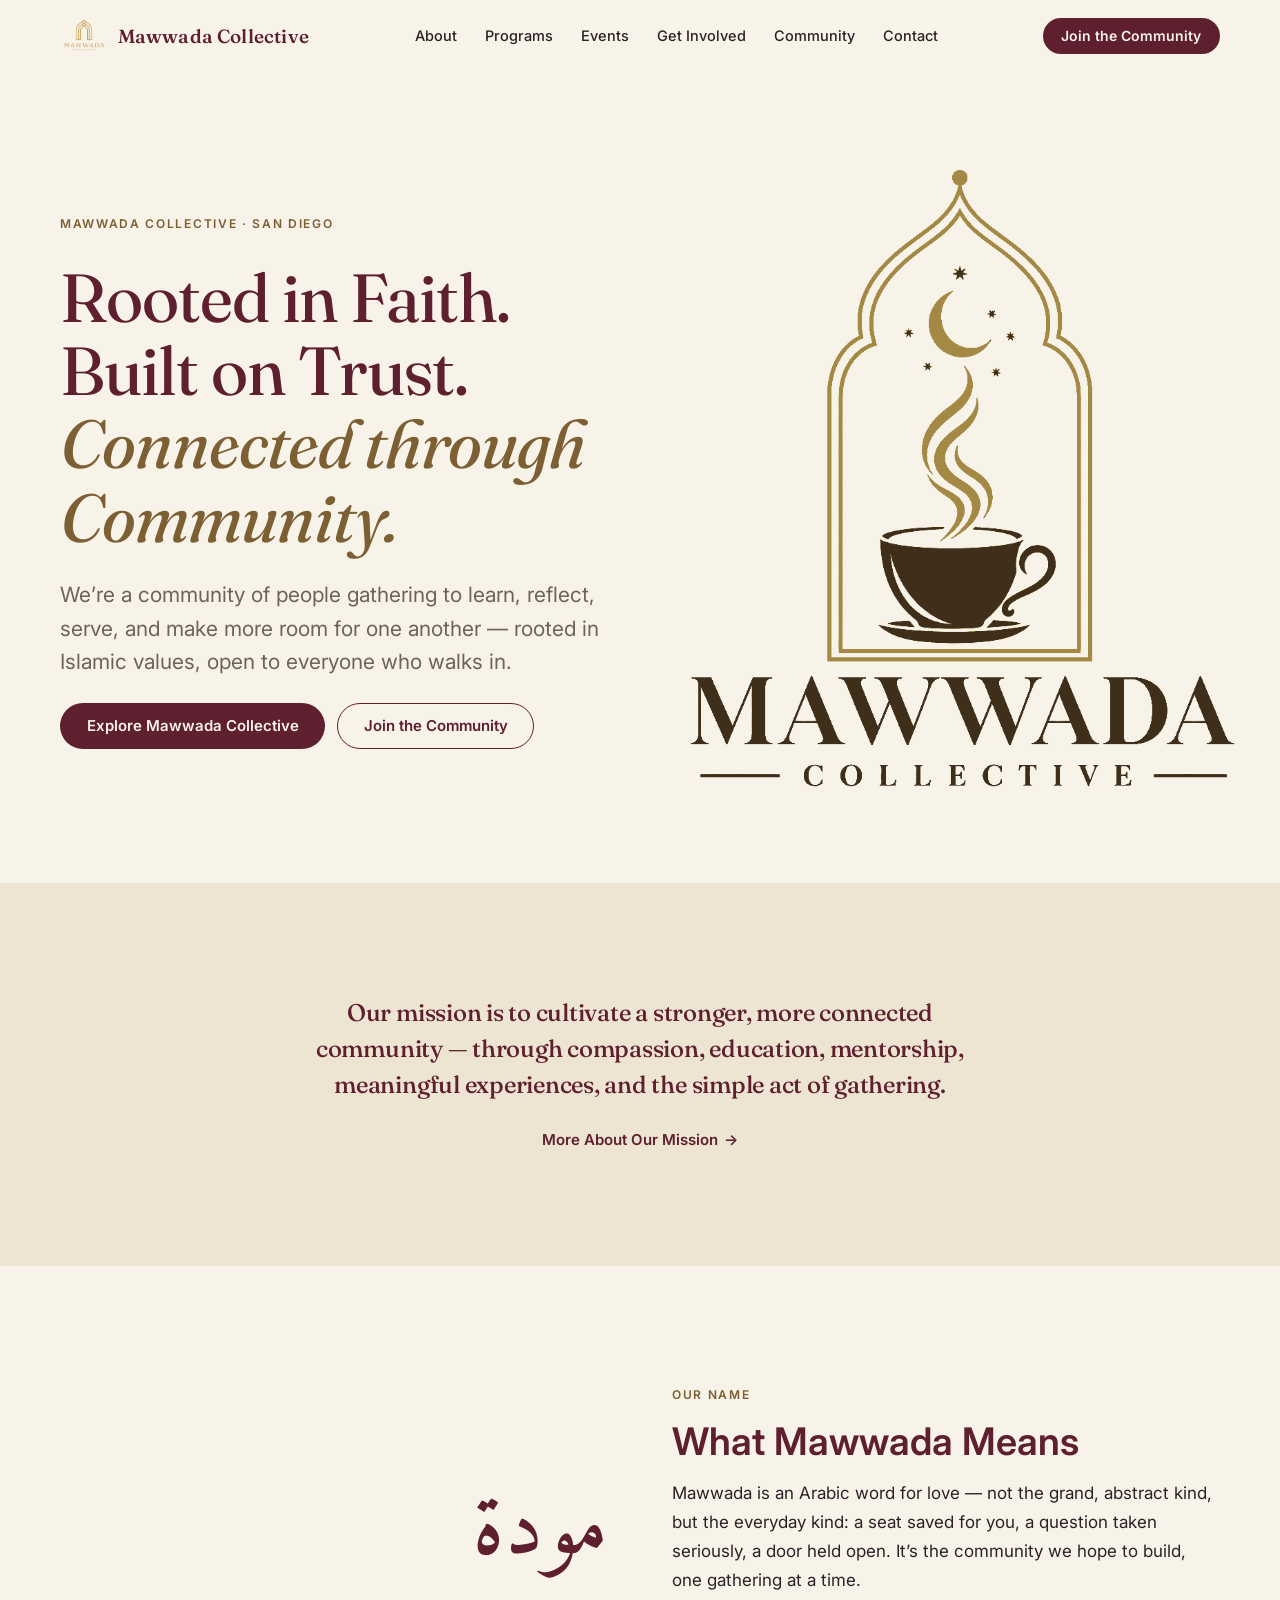
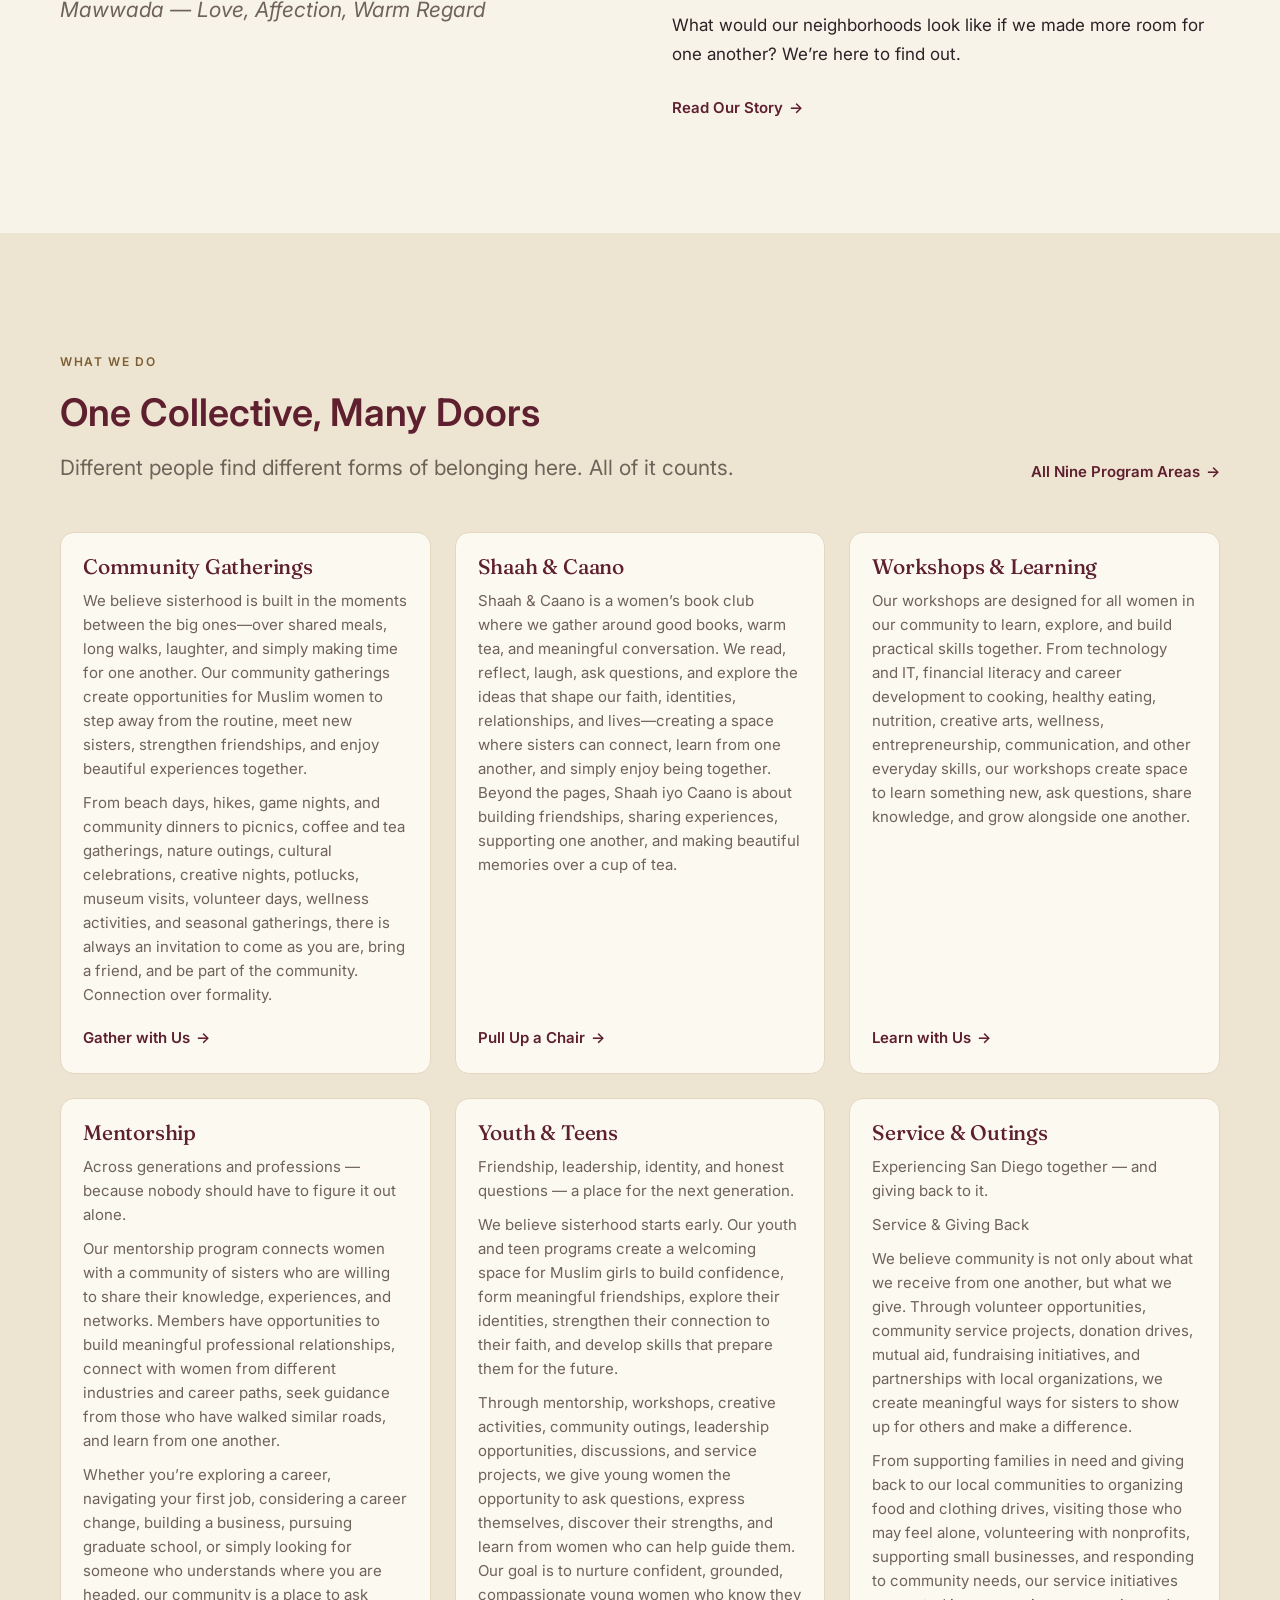
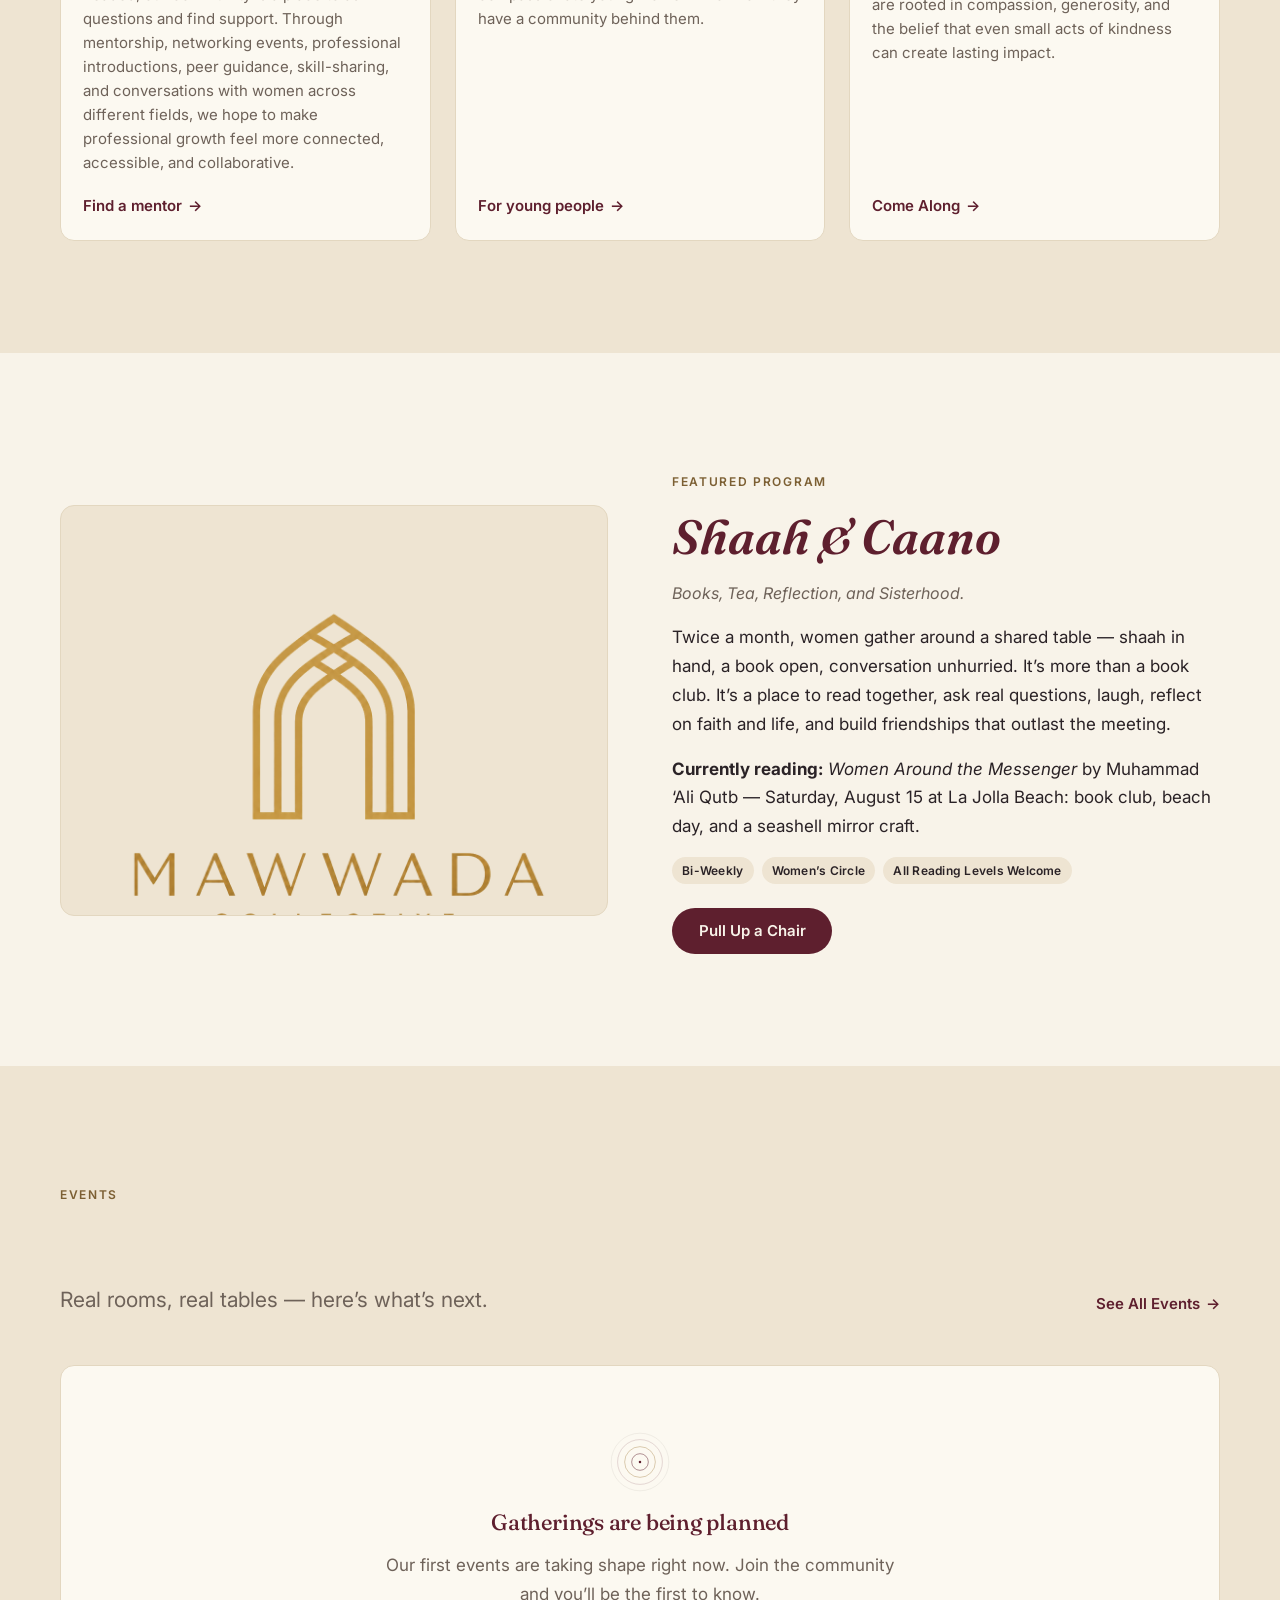
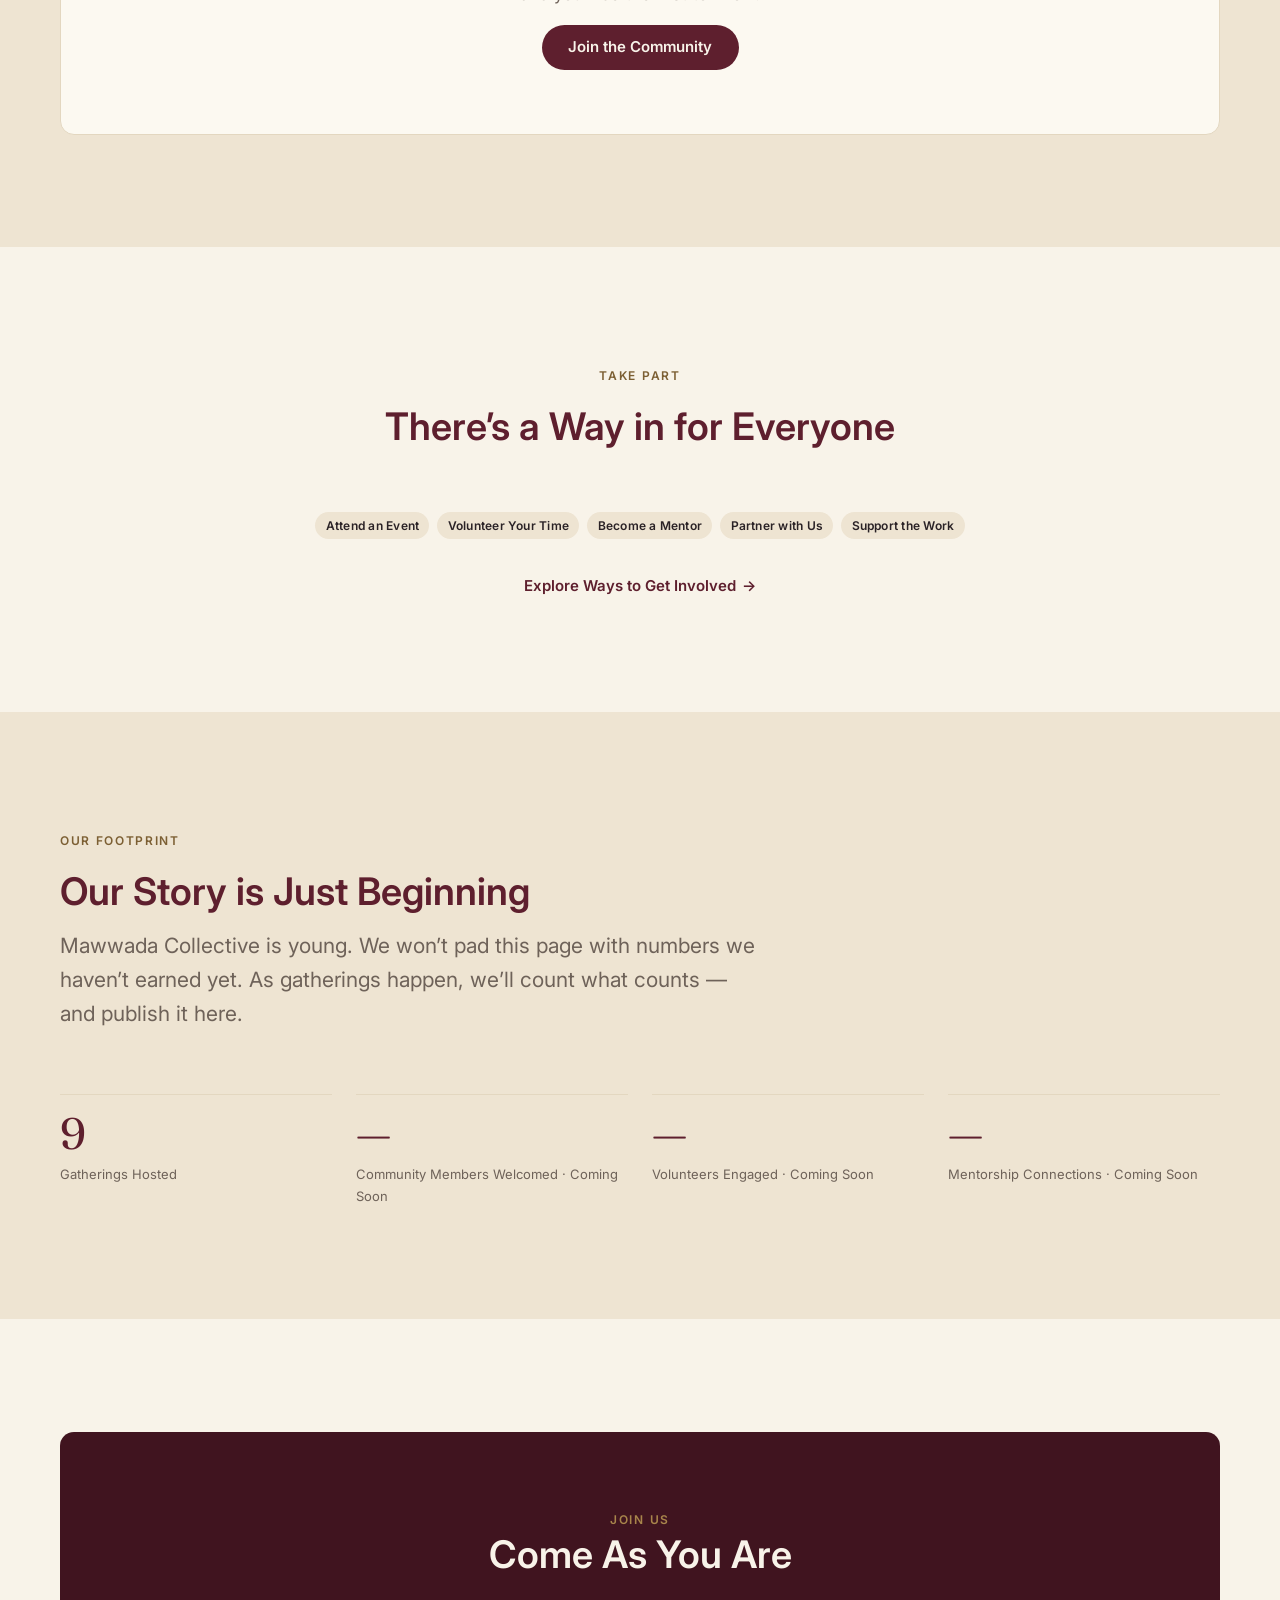
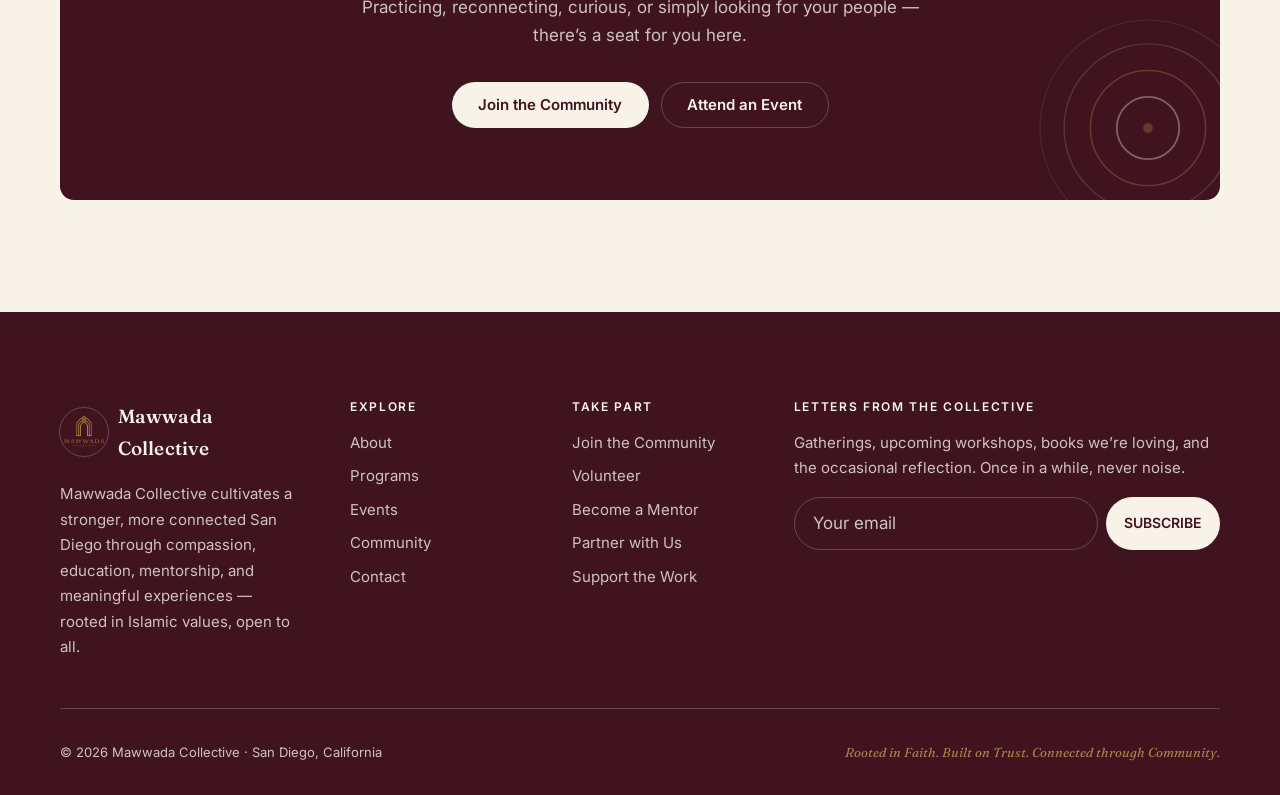
<file: index.html>
<!DOCTYPE html>
<html lang="en">
<head>
  <meta charset="UTF-8">
  <meta name="viewport" content="width=device-width, initial-scale=1.0, viewport-fit=cover">
  <meta name="theme-color" content="#f8f3e9">
  <title>Mawwada Collective — Rooted in faith. Built on trust. Connected through community.</title>
  <meta name="description" content="A community collective in San Diego gathering across generations to learn, reflect, serve, and belong — rooted in Islamic values, open to all.">
  <!-- TODO before launch: confirm the final domain and add a raster og-image (1200×630) -->
  <link rel="canonical" href="https://mawwadacollective.org/">
  <meta property="og:type" content="website">
  <meta property="og:title" content="Mawwada Collective — Rooted in faith. Built on trust. Connected through community.">
  <meta property="og:description" content="A community collective in San Diego gathering across generations to learn, reflect, serve, and belong — rooted in Islamic values, open to all.">
  <meta property="og:url" content="https://mawwadacollective.org/">
  <meta property="og:image" content="https://mawwadacollective.org/assets/img/og-image.png">
  <link rel="icon" type="image/svg+xml" href="assets/img/favicon.svg">
  <link rel="apple-touch-icon" href="assets/img/apple-touch-icon.png">
  <link rel="preconnect" href="https://fonts.googleapis.com">
  <link rel="preconnect" href="https://fonts.gstatic.com" crossorigin>
  <link href="https://fonts.googleapis.com/css2?family=Fraunces:ital,opsz,wght@0,9..144,300..700;1,9..144,300..700&family=Inter:wght@400;500;600;700&family=Amiri:wght@400;700&display=swap" rel="stylesheet">
  <link rel="stylesheet" href="assets/css/tokens.css?v=4">
  <link rel="stylesheet" href="assets/css/base.css?v=4">
  <link rel="stylesheet" href="assets/css/components.css?v=4">
</head>
<body>

  <!-- Motif library: concentric "gathering" rings + horizon, in light- and dark-surface variants -->
  <svg width="0" height="0" style="position:absolute" aria-hidden="true">
    <defs>
      <symbol id="motif-rings" viewBox="0 0 200 200">
        <circle cx="100" cy="100" r="26" fill="none" stroke="#5E1F2E" stroke-width="1.5"/>
        <circle cx="100" cy="100" r="48" fill="none" stroke="#A8854B" stroke-width="1.25"/>
        <circle cx="100" cy="100" r="70" fill="none" stroke="#5E1F2E" stroke-width="1" opacity="0.5"/>
        <circle cx="100" cy="100" r="90" fill="none" stroke="#897C73" stroke-width="1" opacity="0.35"/>
        <circle cx="100" cy="100" r="4" fill="#5E1F2E"/>
      </symbol>
      <symbol id="motif-rings-light" viewBox="0 0 200 200">
        <circle cx="100" cy="100" r="26" fill="none" stroke="#F8F3E9" stroke-width="1.5"/>
        <circle cx="100" cy="100" r="48" fill="none" stroke="#A8854B" stroke-width="1.25"/>
        <circle cx="100" cy="100" r="70" fill="none" stroke="#F8F3E9" stroke-width="1" opacity="0.45"/>
        <circle cx="100" cy="100" r="90" fill="none" stroke="#F8F3E9" stroke-width="1" opacity="0.25"/>
        <circle cx="100" cy="100" r="4" fill="#A8854B"/>
      </symbol>
      <symbol id="motif-horizon" viewBox="0 0 200 140">
        <path d="M20 96 H180" fill="none" stroke="#5E1F2E" stroke-width="1.5"/>
        <path d="M64 96 a36 36 0 0 1 72 0" fill="none" stroke="#5E1F2E" stroke-width="1.5"/>
        <circle cx="44" cy="87" r="5" fill="none" stroke="#A8854B" stroke-width="1.25"/>
        <circle cx="158" cy="87" r="5" fill="none" stroke="#A8854B" stroke-width="1.25"/>
        <circle cx="100" cy="34" r="3.5" fill="#A8854B"/>
      </symbol>
    </defs>
  </svg>

  <a class="skip-link" href="#main">Skip to content</a>

  <header class="site-header" data-header>
    <div class="container header-inner">
      <a class="wordmark" href="index.html" aria-label="Mawwada Collective — home">
        <img class="wordmark__mark" src="assets/img/mawwada-logo-v8-transparent.png" alt="" width="48" height="48">
        Mawwada Collective
      </a>
      <nav class="nav" aria-label="Primary">
        <a href="about.html">About</a>
        <a href="programs.html">Programs</a>
        <a href="events.html">Events</a>
        <a href="get-involved.html">Get Involved</a>
        <a href="community.html">Community</a>
        <a href="contact.html">Contact</a>
      </nav>
      <div class="header-cta">
        <a class="btn btn--primary btn--sm" href="get-involved.html">Join the Community</a>
      </div>
      <button class="nav-toggle" type="button" aria-expanded="false" aria-controls="nav-drawer" aria-label="Open menu">
        <span></span><span></span><span></span>
      </button>
    </div>
  </header>

  <div class="drawer-overlay" hidden></div>
  <nav class="nav-drawer" id="nav-drawer" aria-label="Mobile" hidden>
    <a href="index.html" aria-current="page">Home</a>
    <a href="about.html">About</a>
    <a href="programs.html">Programs</a>
    <a href="events.html">Events</a>
    <a href="get-involved.html">Get Involved</a>
    <a href="community.html">Community</a>
    <a href="contact.html">Contact</a>
    <a class="btn btn--primary" href="get-involved.html">Join the Community</a>
  </nav>

  <main id="main">

    <!-- Hero -->
    <section class="hero">
      <div class="container hero__grid">
        <div class="hero__content">
          <span class="eyebrow reveal">Mawwada Collective · San Diego</span>
          <h1 class="display reveal">Rooted in Faith. Built on Trust. <em>Connected through Community.</em></h1>
          <p class="lede reveal">We&rsquo;re a community of people gathering to learn, reflect, serve, and make more room for one another — rooted in Islamic values, open to everyone who walks in.</p>
          <div class="btn-row reveal">
            <a class="btn btn--primary" href="about.html">Explore Mawwada Collective</a>
            <a class="btn btn--outline" href="get-involved.html">Join the Community</a>
          </div>
        </div>
        <div class="hero__art reveal">
          <div class="art-panel art-panel--tall">
            <img class="hero__art-img" src="assets/img/mawwada-logo-v7-arch-cup.png" alt="Mawwada Collective arch mark" fetchpriority="high">
          </div>
        </div>
      </div>
    </section>

    <!-- Mission strip -->
    <section class="section section--tint" aria-label="Our mission">
      <div class="container container--narrow mission-strip">
        <p class="serif reveal">Our mission is to cultivate a stronger, more connected community — through compassion, education, mentorship, meaningful experiences, and the simple act of gathering.</p>
        <a class="link-arrow reveal" href="about.html#mission">More About Our Mission</a>
      </div>
    </section>

    <!-- What Mawwada means -->
    <section class="section" aria-labelledby="mawwada-heading">
      <div class="container feature">
        <div class="reveal">
          <p class="word-display arabic" lang="ar" aria-hidden="true">مودة</p>
          <p class="word-gloss">Mawwada — Love, Affection, Warm Regard</p>
        </div>
        <div class="prose">
          <span class="eyebrow reveal">Our name</span>
          <h2 id="mawwada-heading" class="reveal" style="margin-top: var(--space-2)">What Mawwada Means</h2>
          <p class="reveal" style="margin-top: var(--space-3)">Mawwada is an Arabic word for love — not the grand, abstract kind, but the everyday kind: a seat saved for you, a question taken seriously, a door held open. It&rsquo;s the community we hope to build, one gathering at a time.</p>
          <p class="reveal">What would our neighborhoods look like if we made more room for one another? We&rsquo;re here to find out.</p>
          <p class="reveal" style="margin-top: var(--space-4)"><a class="link-arrow" href="about.html">Read Our Story</a></p>
        </div>
      </div>
    </section>

    <!-- Program pathways -->
    <section class="section section--tint" aria-labelledby="pathways-heading">
      <div class="container">
        <div class="section-row">
          <div class="section-head">
            <span class="eyebrow reveal">What we do</span>
            <h2 id="pathways-heading" class="reveal">One Collective, Many Doors</h2>
            <p class="lede reveal">Different people find different forms of belonging here. All of it counts.</p>
          </div>
          <a class="link-arrow reveal" href="programs.html">All Nine Program Areas</a>
        </div>
        <div class="grid grid--3" data-render="programs" data-mode="home" data-stagger></div>
      </div>
    </section>

    <!-- Shaah & Caano feature -->
    <section class="section" aria-labelledby="shaah-heading">
      <div class="container feature">
        <div class="reveal">
          <div class="art-panel art-panel--logo">
            <img src="assets/img/mawwada-logo-v8-transparent.png" alt="Mawwada Collective logo" loading="lazy">
          </div>
        </div>
        <div class="feature__body">
          <span class="eyebrow reveal">Featured program</span>
          <h2 id="shaah-heading" class="feature__lockup reveal">Shaah &amp; Caano</h2>
          <p class="word-gloss reveal" style="font-size: 1rem">Books, Tea, Reflection, and Sisterhood.</p>
          <p class="reveal">Twice a month, women gather around a shared table — shaah in hand, a book open, conversation unhurried. It&rsquo;s more than a book club. It&rsquo;s a place to read together, ask real questions, laugh, reflect on faith and life, and build friendships that outlast the meeting.</p>
          <p class="reveal"><strong>Currently reading:</strong> <em>Women Around the Messenger</em> by Muhammad &lsquo;Ali Qutb — Saturday, August 15 at La Jolla Beach: book club, beach day, and a seashell mirror craft.</p>
          <div class="feature__details reveal">
            <span class="pill">Bi-Weekly</span>
            <span class="pill">Women&rsquo;s Circle</span>
            <span class="pill">All Reading Levels Welcome</span>
          </div>
          <div class="btn-row reveal">
            <a class="btn btn--primary" href="programs.html#shaah-caano">Pull Up a Chair</a>
          </div>
        </div>
      </div>
    </section>

    <!-- Upcoming events -->
    <section class="section section--tint" aria-labelledby="events-heading" data-render="events" data-limit="3">
      <div class="container">
        <div class="section-row">
          <div class="section-head">
            <span class="eyebrow reveal">Events</span>
            <h2 id="events-heading" class="reveal">Gather with Us</h2>
            <p class="lede reveal">Real rooms, real tables — here&rsquo;s what&rsquo;s next.</p>
          </div>
          <a class="link-arrow reveal" href="events.html">See All Events</a>
        </div>
        <div class="grid grid--3" data-events-list data-stagger hidden></div>
        <div class="empty-state" data-events-empty>
          <svg viewBox="0 0 200 200" aria-hidden="true"><use href="#motif-rings"></use></svg>
          <h3>Gatherings are being planned</h3>
          <p>Our first events are taking shape right now. Join the community and you&rsquo;ll be the first to know.</p>
          <a class="btn btn--primary" href="get-involved.html">Join the Community</a>
        </div>
      </div>
    </section>

    <!-- Ways to get involved -->
    <section class="section" aria-labelledby="involved-heading">
      <div class="container">
        <div class="section-head section-head--center">
          <span class="eyebrow reveal">Take part</span>
          <h2 id="involved-heading" class="reveal">There&rsquo;s a Way in for Everyone</h2>
        </div>
        <div class="chip-list reveal" style="justify-content:center; max-width: 44rem; margin-inline:auto">
          <a class="pill" href="events.html">Attend an Event</a>
          <a class="pill" href="get-involved.html?interest=volunteering#form">Volunteer Your Time</a>
          <a class="pill" href="get-involved.html?interest=mentorship#form">Become a Mentor</a>
          <a class="pill" href="get-involved.html?interest=partnership#form">Partner with Us</a>
          <a class="pill" href="get-involved.html?interest=supporting#form">Support the Work</a>
        </div>
        <p class="reveal" style="text-align:center; margin-top: var(--space-5)">
          <a class="link-arrow" href="get-involved.html">Explore Ways to Get Involved</a>
        </p>
      </div>
    </section>

    <!-- Impact framework -->
    <section class="section section--tint" aria-labelledby="impact-heading">
      <div class="container">
        <div class="section-head">
          <span class="eyebrow reveal">Our footprint</span>
          <h2 id="impact-heading" class="reveal">Our Story is Just Beginning</h2>
          <p class="lede reveal">Mawwada Collective is young. We won&rsquo;t pad this page with numbers we haven&rsquo;t earned yet. As gatherings happen, we&rsquo;ll count what counts — and publish it here.</p>
        </div>
        <div class="stats" data-stagger>
          <div class="stat reveal">
            <div class="stat__value" data-stat="events-hosted">—</div>
            <div class="stat__label">Gatherings Hosted</div>
          </div>
          <div class="stat reveal">
            <div class="stat__value">—</div>
            <div class="stat__label">Community Members Welcomed · Coming Soon</div>
          </div>
          <div class="stat reveal">
            <div class="stat__value">—</div>
            <div class="stat__label">Volunteers Engaged · Coming Soon</div>
          </div>
          <div class="stat reveal">
            <div class="stat__value">—</div>
            <div class="stat__label">Mentorship Connections · Coming Soon</div>
          </div>
        </div>
      </div>
    </section>

    <!-- Join band -->
    <section class="section" aria-labelledby="join-heading">
      <div class="container">
        <div class="cta-band reveal">
          <svg class="cta-band__motif" viewBox="0 0 200 200" aria-hidden="true"><use href="#motif-rings-light"></use></svg>
          <span class="eyebrow">Join us</span>
          <h2 id="join-heading">Come As You Are</h2>
          <p>Practicing, reconnecting, curious, or simply looking for your people — there&rsquo;s a seat for you here.</p>
          <div class="btn-row">
            <a class="btn btn--light" href="get-involved.html">Join the Community</a>
            <a class="btn btn--ghost-light" href="events.html">Attend an Event</a>
          </div>
        </div>
      </div>
    </section>

  </main>

  <footer class="site-footer">
    <div class="container">
      <div class="footer-grid">
        <div>
          <a class="wordmark" href="index.html" aria-label="Mawwada Collective — home">
            <img class="wordmark__mark" src="assets/img/mawwada-logo-v8-transparent.png" alt="" width="48" height="48">
            Mawwada Collective
          </a>
          <p class="footer-mission">Mawwada Collective cultivates a stronger, more connected San Diego through compassion, education, mentorship, and meaningful experiences — rooted in Islamic values, open to all.</p>
        </div>
        <div>
          <h2 class="footer-heading">Explore</h2>
          <div class="footer-links">
            <a href="about.html">About</a>
            <a href="programs.html">Programs</a>
            <a href="events.html">Events</a>
            <a href="community.html">Community</a>
            <a href="contact.html">Contact</a>
          </div>
        </div>
        <div>
          <h2 class="footer-heading">Take part</h2>
          <div class="footer-links">
            <a href="get-involved.html">Join the Community</a>
            <a href="get-involved.html?interest=volunteering#form">Volunteer</a>
            <a href="get-involved.html?interest=mentorship#form">Become a Mentor</a>
            <a href="get-involved.html?interest=partnership#form">Partner with Us</a>
            <a href="get-involved.html?interest=supporting#form">Support the Work</a>
          </div>
        </div>
        <div class="newsletter">
          <h2 class="footer-heading">Letters from the Collective</h2>
          <p>Gatherings, upcoming workshops, books we&rsquo;re loving, and the occasional reflection. Once in a while, never noise.</p>
          <form data-form action="#">
            <label class="visually-hidden" for="newsletter-email">Your email</label>
            <input id="newsletter-email" type="email" name="email" placeholder="Your email" required>
            <button class="btn btn--light btn--sm" type="submit">SUBSCRIBE</button>
          </form>
          <p class="form-note" data-form-success hidden>You&rsquo;re in. Letters arrive once in a while — never noise.</p>
        </div>
      </div>
      <div class="footer-bottom">
        <span>© <span data-year>2026</span> Mawwada Collective · San Diego, California</span>
        <span class="tagline">Rooted in Faith. Built on Trust. Connected through Community.</span>
      </div>
    </div>
  </footer>

  <script src="assets/js/data/programs.js" defer></script>
  <script src="assets/js/data/events.js" defer></script>
  <script src="assets/js/render.js" defer></script>
  <script src="assets/js/main.js" defer></script>
</body>
</html>
</file>
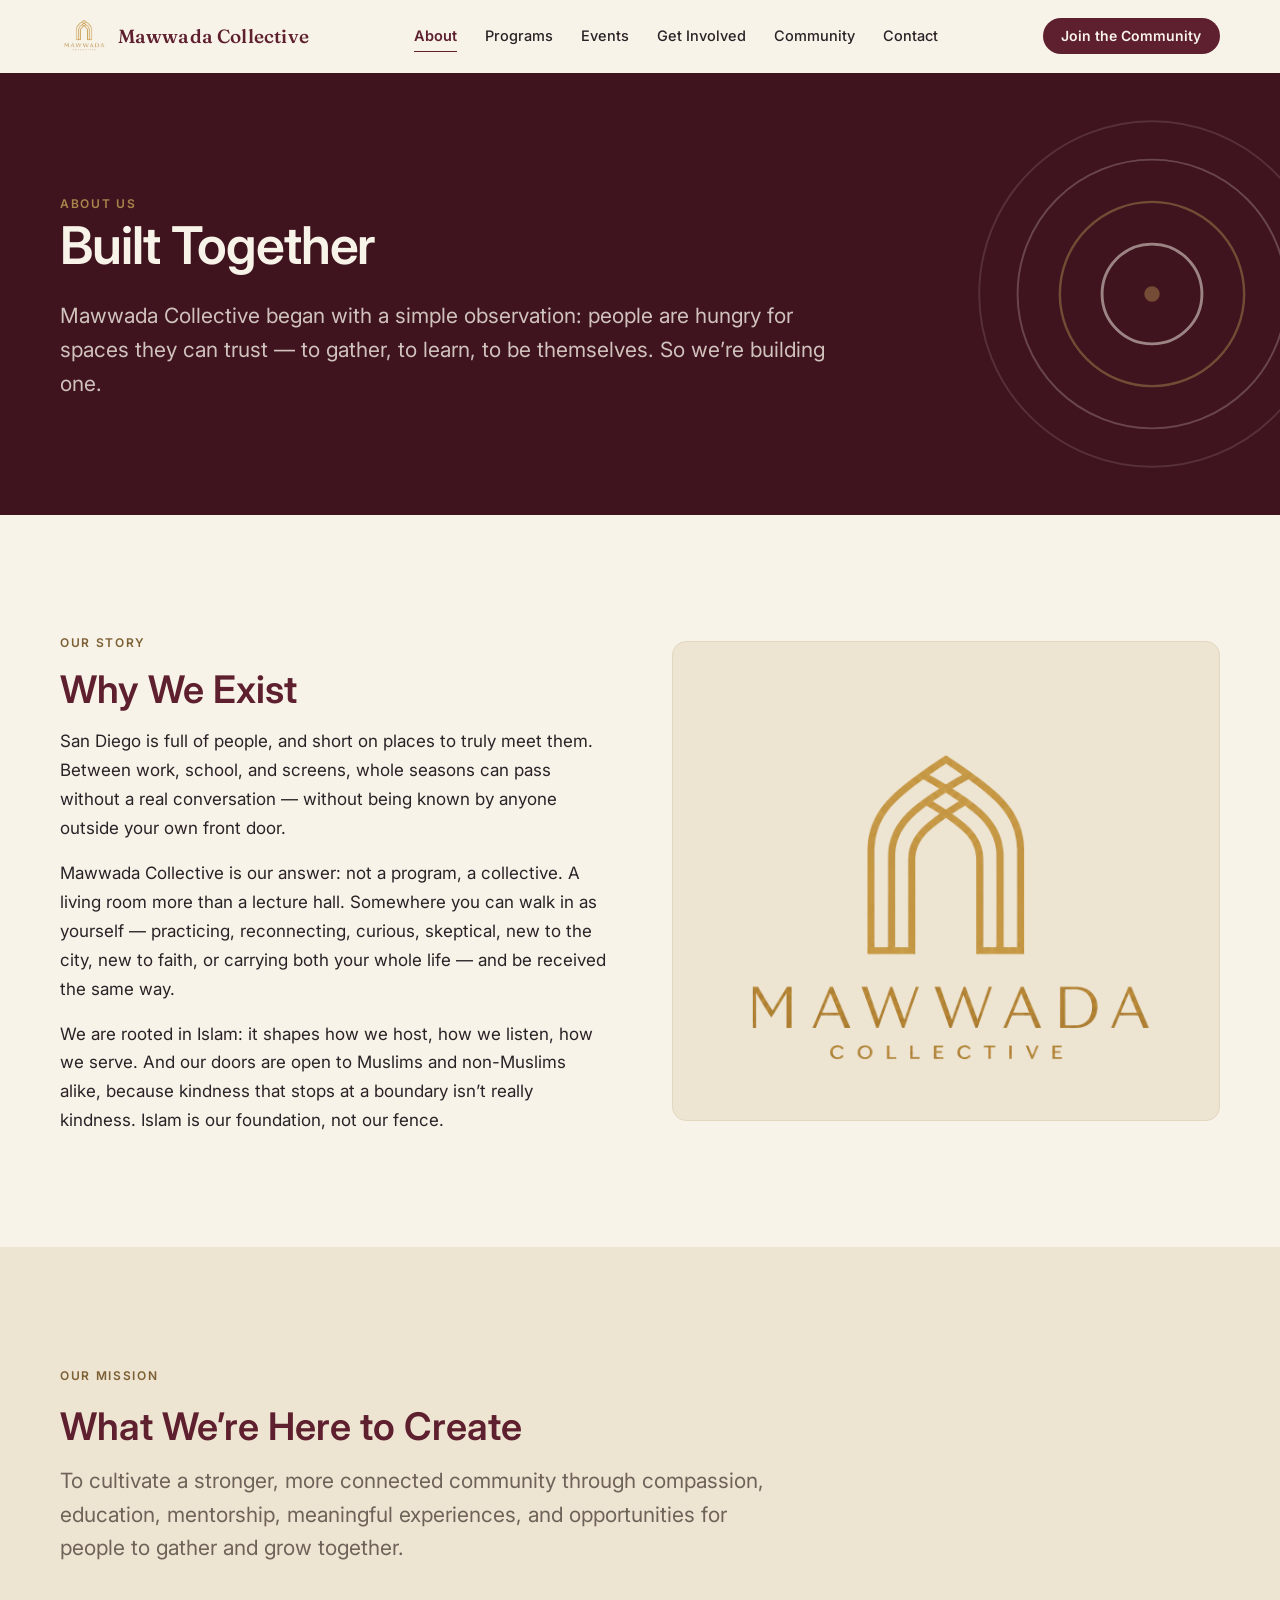
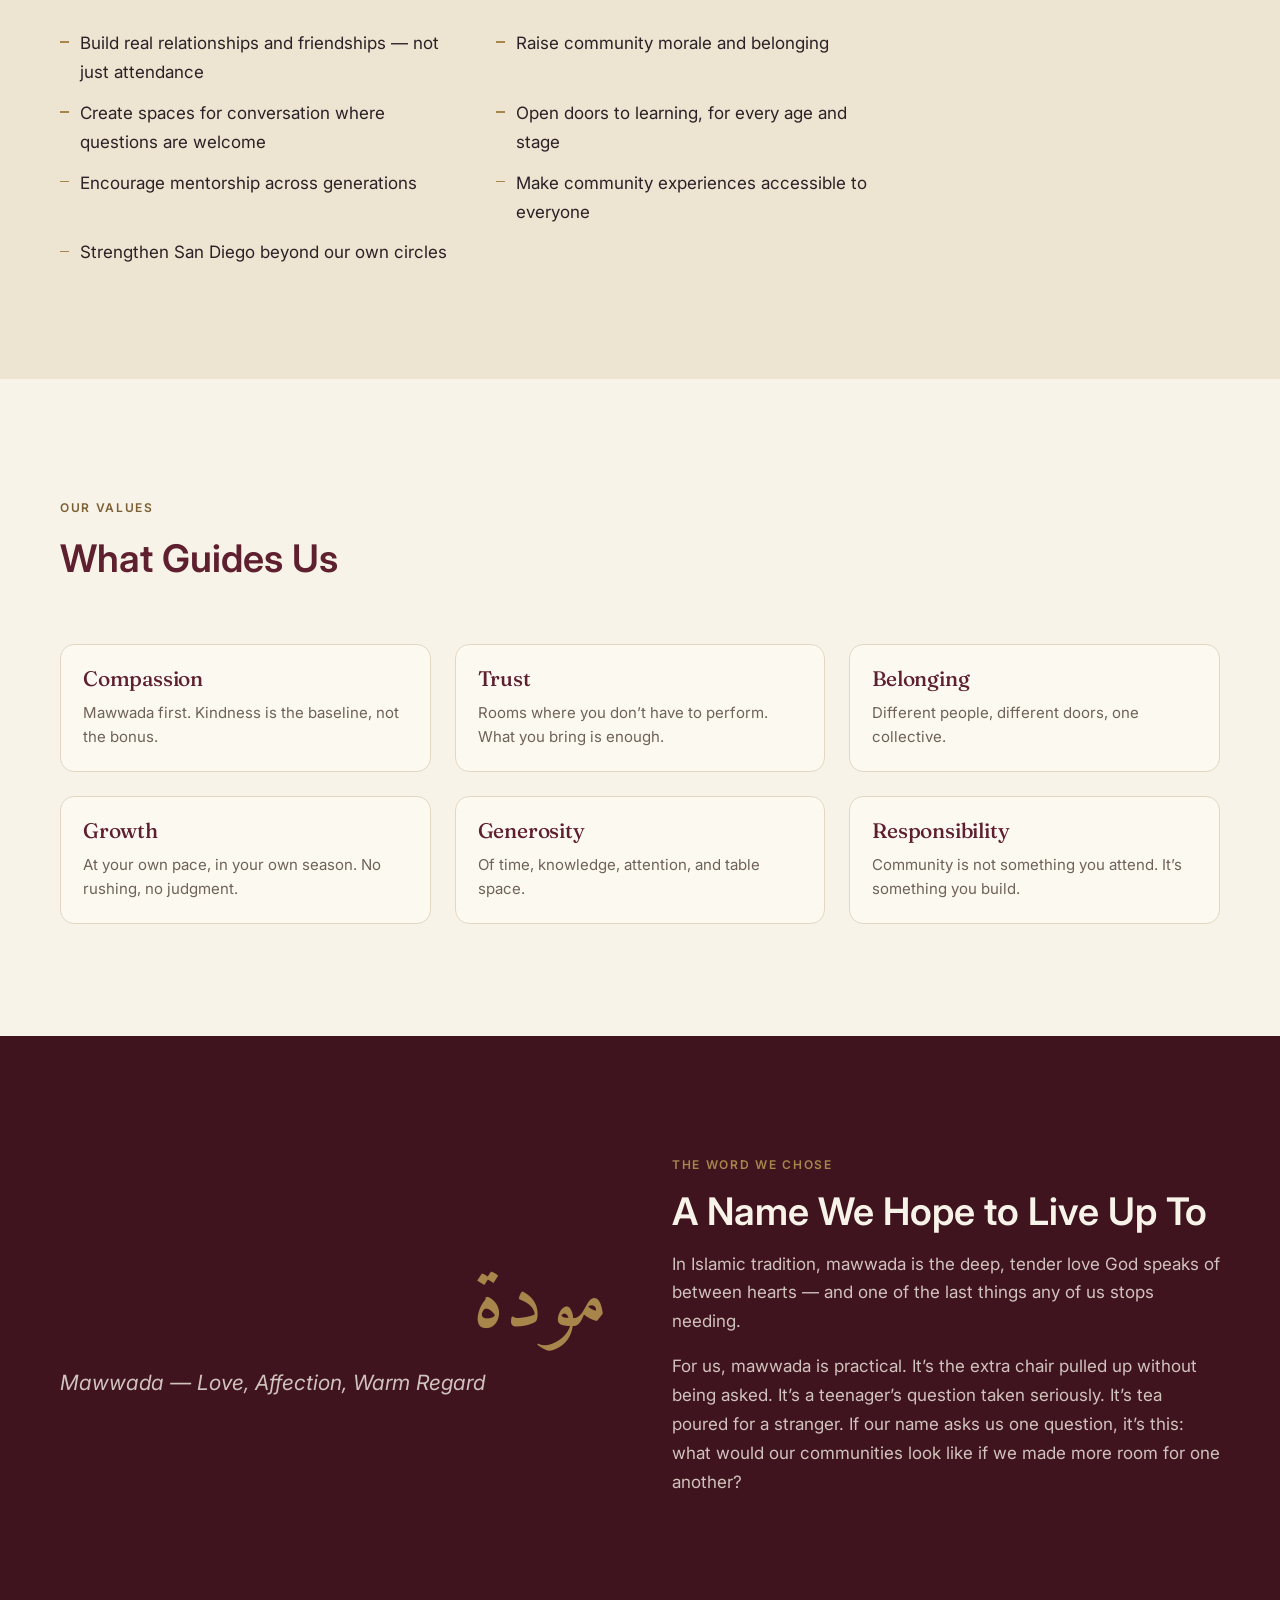
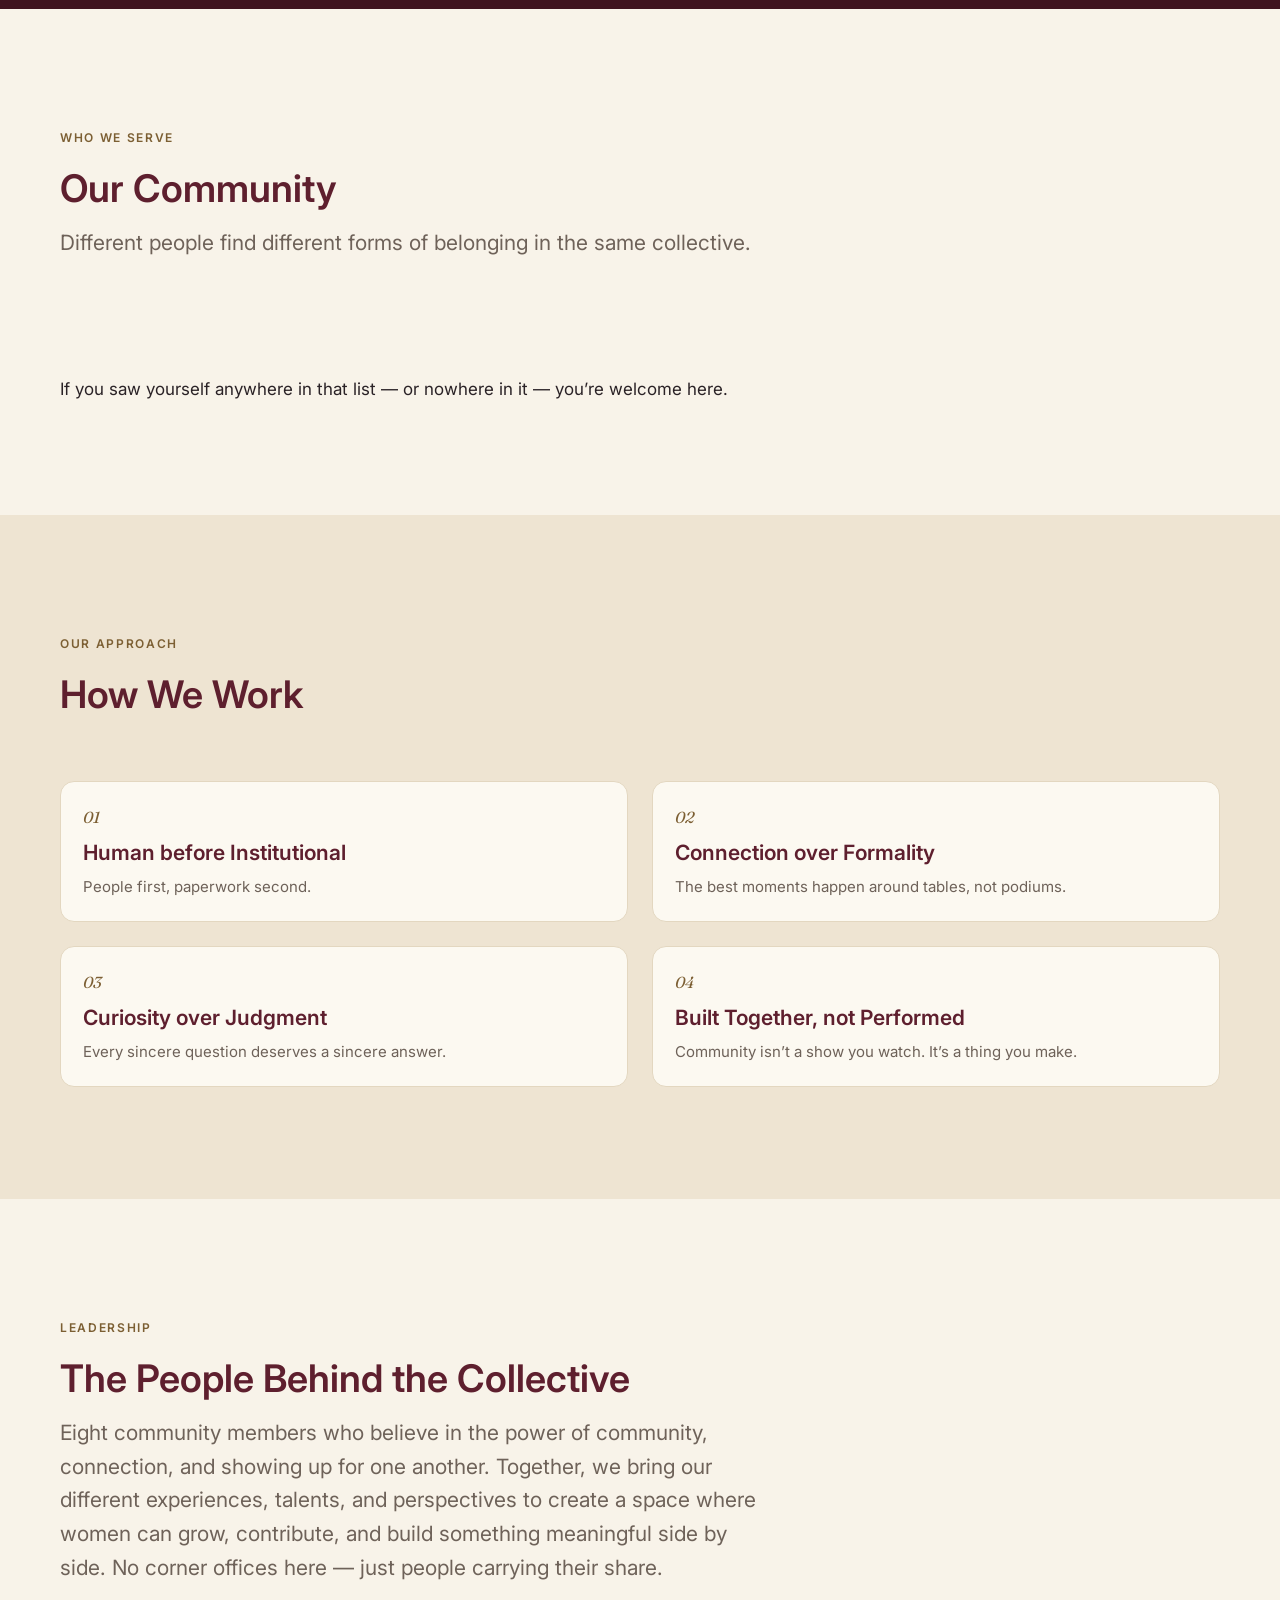
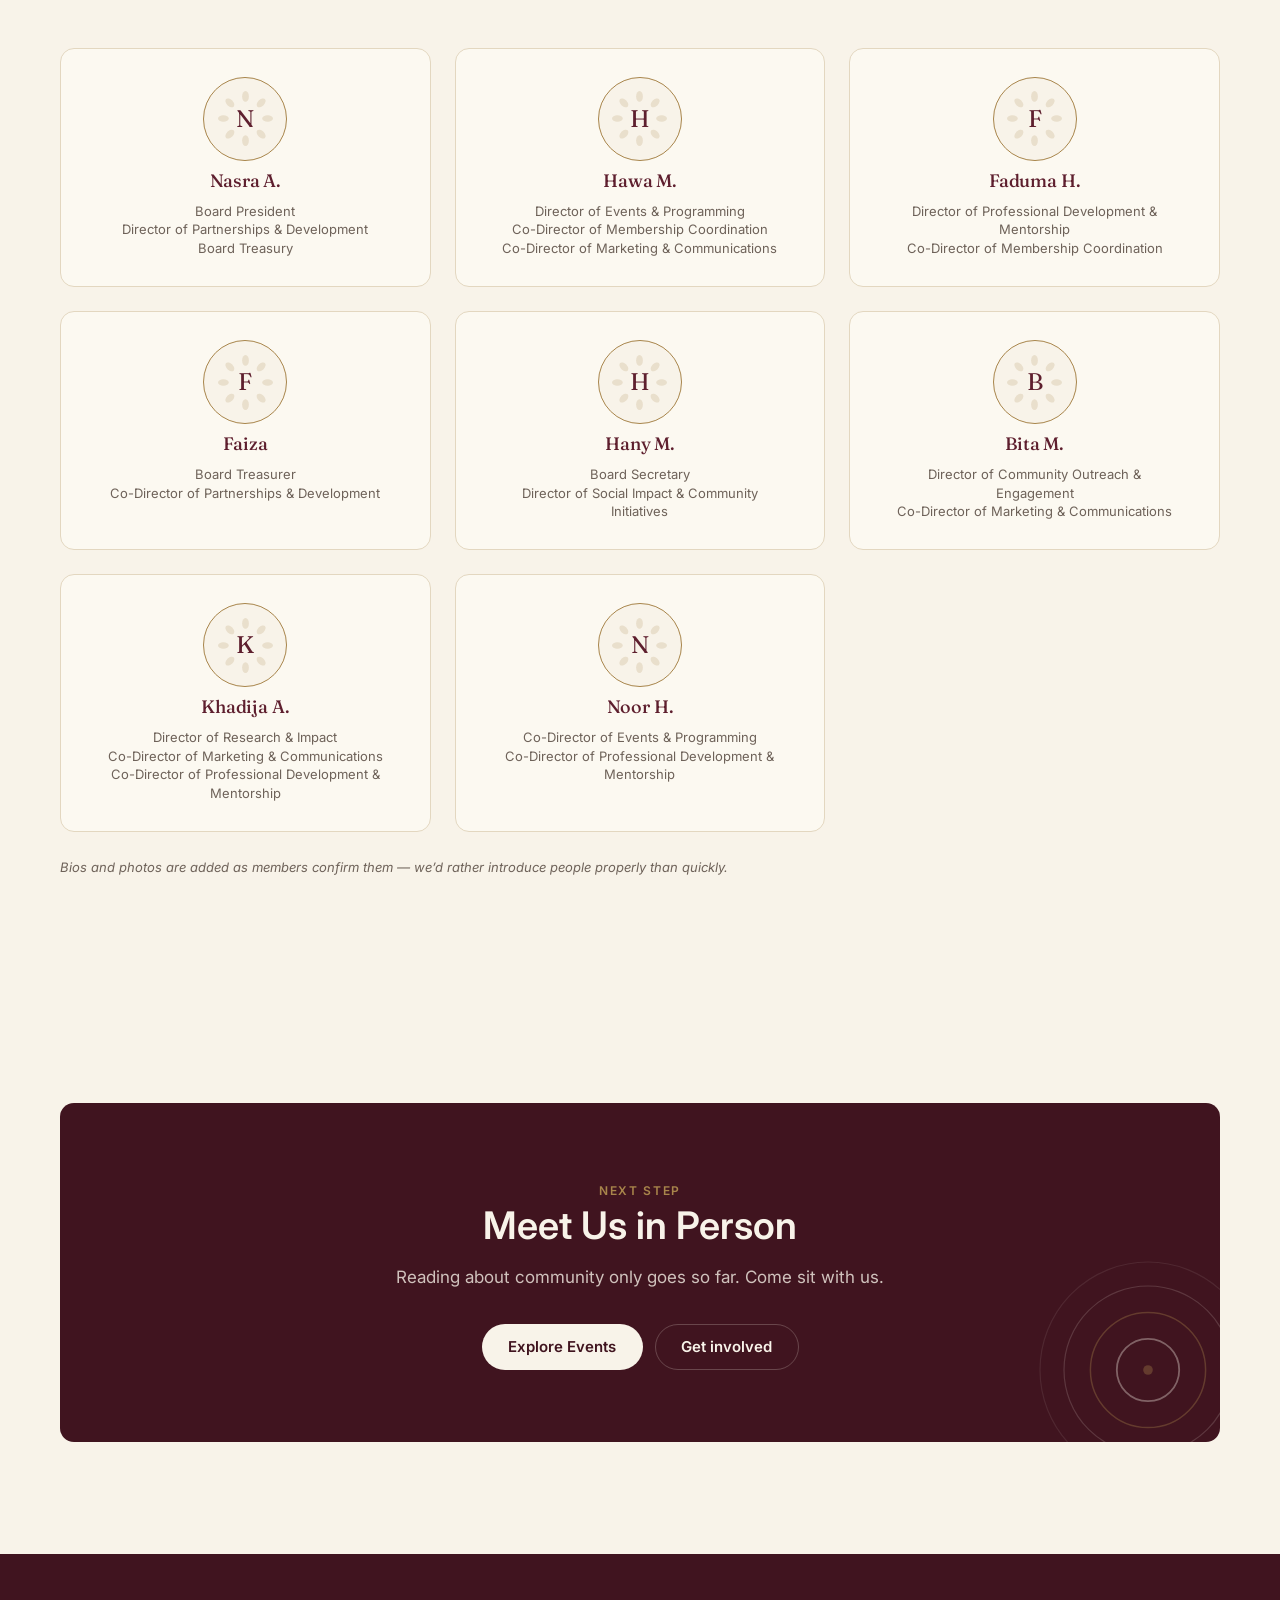
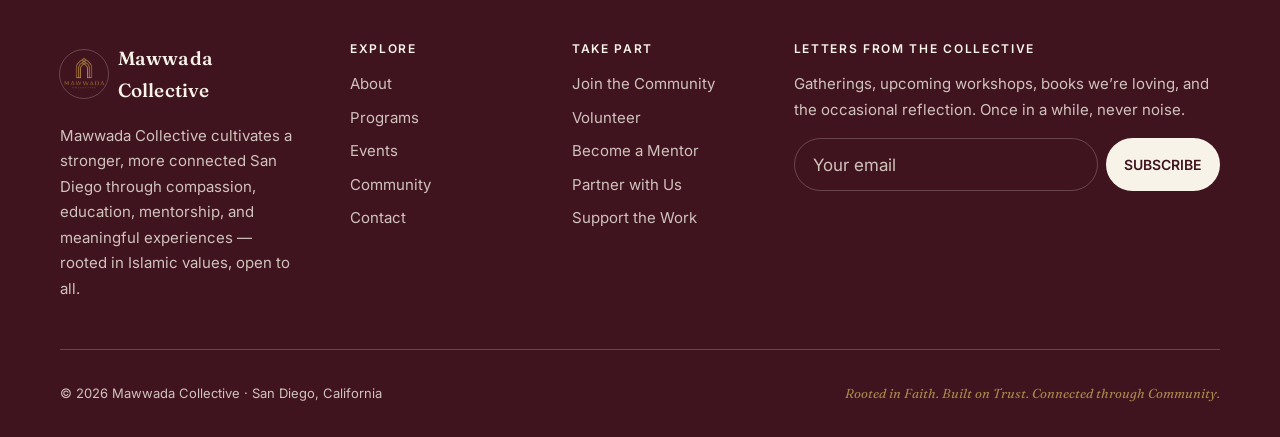
<file: about.html>
<!DOCTYPE html>
<html lang="en">
<head>
  <meta charset="UTF-8">
  <meta name="viewport" content="width=device-width, initial-scale=1.0, viewport-fit=cover">
  <meta name="theme-color" content="#f8f3e9">
  <title>About — Mawwada Collective · San Diego</title>
  <meta name="description" content="Our story, our values, and the eight community members behind Mawwada Collective — rooted in Islamic values, open to all of San Diego.">
  <link rel="canonical" href="https://mawwadacollective.org/about">
  <meta property="og:type" content="website">
  <meta property="og:title" content="About — Mawwada Collective · San Diego">
  <meta property="og:description" content="Our story, our values, and the eight community members behind Mawwada Collective.">
  <meta property="og:url" content="https://mawwadacollective.org/about">
  <meta property="og:image" content="https://mawwadacollective.org/assets/img/og-image.png">
  <link rel="icon" type="image/svg+xml" href="assets/img/favicon.svg">
  <link rel="apple-touch-icon" href="assets/img/apple-touch-icon.png">
  <link rel="preconnect" href="https://fonts.googleapis.com">
  <link rel="preconnect" href="https://fonts.gstatic.com" crossorigin>
  <link href="https://fonts.googleapis.com/css2?family=Fraunces:ital,opsz,wght@0,9..144,300..700;1,9..144,300..700&family=Inter:wght@400;500;600;700&family=Amiri:wght@400;700&display=swap" rel="stylesheet">
  <link rel="stylesheet" href="assets/css/tokens.css?v=4">
  <link rel="stylesheet" href="assets/css/base.css?v=4">
  <link rel="stylesheet" href="assets/css/components.css?v=4">
</head>
<body>

  <svg width="0" height="0" style="position:absolute" aria-hidden="true">
    <defs>
      <symbol id="motif-rings" viewBox="0 0 200 200">
        <circle cx="100" cy="100" r="26" fill="none" stroke="#5E1F2E" stroke-width="1.5"/>
        <circle cx="100" cy="100" r="48" fill="none" stroke="#A8854B" stroke-width="1.25"/>
        <circle cx="100" cy="100" r="70" fill="none" stroke="#5E1F2E" stroke-width="1" opacity="0.5"/>
        <circle cx="100" cy="100" r="90" fill="none" stroke="#897C73" stroke-width="1" opacity="0.35"/>
        <circle cx="100" cy="100" r="4" fill="#5E1F2E"/>
      </symbol>
      <symbol id="motif-rings-light" viewBox="0 0 200 200">
        <circle cx="100" cy="100" r="26" fill="none" stroke="#F8F3E9" stroke-width="1.5"/>
        <circle cx="100" cy="100" r="48" fill="none" stroke="#A8854B" stroke-width="1.25"/>
        <circle cx="100" cy="100" r="70" fill="none" stroke="#F8F3E9" stroke-width="1" opacity="0.45"/>
        <circle cx="100" cy="100" r="90" fill="none" stroke="#F8F3E9" stroke-width="1" opacity="0.25"/>
        <circle cx="100" cy="100" r="4" fill="#A8854B"/>
      </symbol>
      <symbol id="motif-horizon" viewBox="0 0 200 140">
        <path d="M20 96 H180" fill="none" stroke="#5E1F2E" stroke-width="1.5"/>
        <path d="M64 96 a36 36 0 0 1 72 0" fill="none" stroke="#5E1F2E" stroke-width="1.5"/>
        <circle cx="44" cy="87" r="5" fill="none" stroke="#A8854B" stroke-width="1.25"/>
        <circle cx="158" cy="87" r="5" fill="none" stroke="#A8854B" stroke-width="1.25"/>
        <circle cx="100" cy="34" r="3.5" fill="#A8854B"/>
      </symbol>
    </defs>
  </svg>

  <a class="skip-link" href="#main">Skip to content</a>

  <header class="site-header" data-header>
    <div class="container header-inner">
      <a class="wordmark" href="index.html" aria-label="Mawwada Collective — home">
        <img class="wordmark__mark" src="assets/img/mawwada-logo-v8-transparent.png" alt="" width="48" height="48">
        Mawwada Collective
      </a>
      <nav class="nav" aria-label="Primary">
        <a href="about.html" aria-current="page">About</a>
        <a href="programs.html">Programs</a>
        <a href="events.html">Events</a>
        <a href="get-involved.html">Get Involved</a>
        <a href="community.html">Community</a>
        <a href="contact.html">Contact</a>
      </nav>
      <div class="header-cta">
        <a class="btn btn--primary btn--sm" href="get-involved.html">Join the Community</a>
      </div>
      <button class="nav-toggle" type="button" aria-expanded="false" aria-controls="nav-drawer" aria-label="Open menu">
        <span></span><span></span><span></span>
      </button>
    </div>
  </header>

  <div class="drawer-overlay" hidden></div>
  <nav class="nav-drawer" id="nav-drawer" aria-label="Mobile" hidden>
    <a href="index.html">Home</a>
    <a href="about.html" aria-current="page">About</a>
    <a href="programs.html">Programs</a>
    <a href="events.html">Events</a>
    <a href="get-involved.html">Get Involved</a>
    <a href="community.html">Community</a>
    <a href="contact.html">Contact</a>
    <a class="btn btn--primary" href="get-involved.html">Join the Community</a>
  </nav>

  <main id="main">

    <section class="page-hero">
      <svg class="page-hero__motif" viewBox="0 0 200 200" aria-hidden="true"><use href="#motif-rings-light"></use></svg>
      <div class="container">
        <span class="eyebrow reveal">About us</span>
        <h1 class="reveal">Built Together</h1>
        <p class="lede reveal">Mawwada Collective began with a simple observation: people are hungry for spaces they can trust — to gather, to learn, to be themselves. So we&rsquo;re building one.</p>
      </div>
    </section>

    <!-- Our story -->
    <section class="section" aria-labelledby="story-heading">
      <div class="container feature">
        <div class="prose">
          <span class="eyebrow reveal">Our story</span>
          <h2 id="story-heading" class="reveal" style="margin-top: var(--space-2)">Why We Exist</h2>
          <p class="reveal" style="margin-top: var(--space-3)">San Diego is full of people, and short on places to truly meet them. Between work, school, and screens, whole seasons can pass without a real conversation — without being known by anyone outside your own front door.</p>
          <p class="reveal">Mawwada Collective is our answer: not a program, a collective. A living room more than a lecture hall. Somewhere you can walk in as yourself — practicing, reconnecting, curious, skeptical, new to the city, new to faith, or carrying both your whole life — and be received the same way.</p>
          <p class="reveal">We are rooted in Islam: it shapes how we host, how we listen, how we serve. And our doors are open to Muslims and non-Muslims alike, because kindness that stops at a boundary isn&rsquo;t really kindness. Islam is our foundation, not our fence.</p>
        </div>
        <div class="reveal">
          <div class="art-panel art-panel--tall art-panel--logo">
            <img src="assets/img/mawwada-logo-v8-transparent.png" alt="Mawwada Collective logo" loading="lazy">
          </div>
        </div>
      </div>
    </section>

    <!-- Mission -->
    <section class="section section--tint" id="mission" aria-labelledby="mission-heading">
      <div class="container">
        <div class="section-head">
          <span class="eyebrow reveal">Our mission</span>
          <h2 id="mission-heading" class="reveal">What We&rsquo;re Here to Create</h2>
          <p class="lede reveal">To cultivate a stronger, more connected community through compassion, education, mentorship, meaningful experiences, and opportunities for people to gather and grow together.</p>
        </div>
        <ul class="tick-list reveal">
          <li>Build real relationships and friendships — not just attendance</li>
          <li>Raise community morale and belonging</li>
          <li>Create spaces for conversation where questions are welcome</li>
          <li>Open doors to learning, for every age and stage</li>
          <li>Encourage mentorship across generations</li>
          <li>Make community experiences accessible to everyone</li>
          <li>Strengthen San Diego beyond our own circles</li>
        </ul>
      </div>
    </section>

    <!-- Values -->
    <section class="section" aria-labelledby="values-heading">
      <div class="container">
        <div class="section-head">
          <span class="eyebrow reveal">Our values</span>
          <h2 id="values-heading" class="reveal">What Guides Us</h2>
        </div>
        <div class="grid grid--3" data-stagger>
          <article class="card reveal">
            <h3>Compassion</h3>
            <p>Mawwada first. Kindness is the baseline, not the bonus.</p>
          </article>
          <article class="card reveal">
            <h3>Trust</h3>
            <p>Rooms where you don&rsquo;t have to perform. What you bring is enough.</p>
          </article>
          <article class="card reveal">
            <h3>Belonging</h3>
            <p>Different people, different doors, one collective.</p>
          </article>
          <article class="card reveal">
            <h3>Growth</h3>
            <p>At your own pace, in your own season. No rushing, no judgment.</p>
          </article>
          <article class="card reveal">
            <h3>Generosity</h3>
            <p>Of time, knowledge, attention, and table space.</p>
          </article>
          <article class="card reveal">
            <h3>Responsibility</h3>
            <p>Community is not something you attend. It&rsquo;s something you build.</p>
          </article>
        </div>
      </div>
    </section>

    <!-- The word we chose -->
    <section class="section section--deep" aria-labelledby="word-heading">
      <div class="container feature">
        <div class="reveal">
          <p class="word-display arabic" lang="ar" aria-hidden="true">مودة</p>
          <p class="word-gloss" style="color: var(--on-deep-soft)">Mawwada — Love, Affection, Warm Regard</p>
        </div>
        <div class="prose">
          <span class="eyebrow reveal">The word we chose</span>
          <h2 id="word-heading" class="reveal" style="margin-top: var(--space-2)">A Name We Hope to Live Up To</h2>
          <p class="reveal" style="margin-top: var(--space-3)">In Islamic tradition, mawwada is the deep, tender love God speaks of between hearts — and one of the last things any of us stops needing.</p>
          <p class="reveal">For us, mawwada is practical. It&rsquo;s the extra chair pulled up without being asked. It&rsquo;s a teenager&rsquo;s question taken seriously. It&rsquo;s tea poured for a stranger. If our name asks us one question, it&rsquo;s this: what would our communities look like if we made more room for one another?</p>
        </div>
      </div>
    </section>

    <!-- Who we serve -->
    <section class="section" aria-labelledby="serve-heading">
      <div class="container">
        <div class="section-head">
          <span class="eyebrow reveal">Who we serve</span>
          <h2 id="serve-heading" class="reveal">Our Community</h2>
          <p class="lede reveal">Different people find different forms of belonging in the same collective.</p>
        </div>
        <div class="chip-list reveal">
          <span class="pill">Muslim Women</span>
          <span class="pill">Muslim Men</span>
          <span class="pill">Youth &amp; Teens</span>
          <span class="pill">Young Adults</span>
          <span class="pill">Parents &amp; Families</span>
          <span class="pill">New Muslims</span>
          <span class="pill">Anyone Curious About Islam</span>
          <span class="pill">Neighbors of Every Background</span>
        </div>
        <p class="prose reveal" style="margin-top: var(--space-4)">If you saw yourself anywhere in that list — or nowhere in it — you&rsquo;re welcome here.</p>
      </div>
    </section>

    <!-- Our approach -->
    <section class="section section--tint" aria-labelledby="approach-heading">
      <div class="container">
        <div class="section-head">
          <span class="eyebrow reveal">Our approach</span>
          <h2 id="approach-heading" class="reveal">How We Work</h2>
        </div>
        <div class="grid grid--2 pathways" data-stagger>
          <article class="card pathway-card reveal">
            <h3>Human before Institutional</h3>
            <p>People first, paperwork second.</p>
          </article>
          <article class="card pathway-card reveal">
            <h3>Connection over Formality</h3>
            <p>The best moments happen around tables, not podiums.</p>
          </article>
          <article class="card pathway-card reveal">
            <h3>Curiosity over Judgment</h3>
            <p>Every sincere question deserves a sincere answer.</p>
          </article>
          <article class="card pathway-card reveal">
            <h3>Built Together, not Performed</h3>
            <p>Community isn&rsquo;t a show you watch. It&rsquo;s a thing you make.</p>
          </article>
        </div>
      </div>
    </section>

    <!-- Leadership -->
    <section class="section" aria-labelledby="board-heading">
      <div class="container">
        <div class="section-head">
          <span class="eyebrow reveal">Leadership</span>
          <h2 id="board-heading" class="reveal">The People Behind the Collective</h2>
          <p class="lede reveal">Eight community members who believe in the power of community, connection, and showing up for one another. Together, we bring our different experiences, talents, and perspectives to create a space where women can grow, contribute, and build something meaningful side by side. No corner offices here — just people carrying their share.</p>
        </div>
        <div class="grid grid--3" data-render="board" data-stagger></div>
        <noscript>
          <p class="placeholder-note">Our board: Nasra A., Hawa M., Faduma H., Faiza, Bita M., Hany M., Khadija A., and Noor H.</p>
        </noscript>
        <p class="placeholder-note reveal" style="margin-top: var(--space-4)">Bios and photos are added as members confirm them — we&rsquo;d rather introduce people properly than quickly.</p>
      </div>
    </section>

    <!-- CTA -->
    <section class="section" aria-labelledby="about-cta-heading">
      <div class="container">
        <div class="cta-band reveal">
          <svg class="cta-band__motif" viewBox="0 0 200 200" aria-hidden="true"><use href="#motif-rings-light"></use></svg>
          <span class="eyebrow">Next step</span>
          <h2 id="about-cta-heading">Meet Us in Person</h2>
          <p>Reading about community only goes so far. Come sit with us.</p>
          <div class="btn-row">
            <a class="btn btn--light" href="events.html">Explore Events</a>
            <a class="btn btn--ghost-light" href="get-involved.html">Get involved</a>
          </div>
        </div>
      </div>
    </section>

  </main>

  <footer class="site-footer">
    <div class="container">
      <div class="footer-grid">
        <div>
          <a class="wordmark" href="index.html" aria-label="Mawwada Collective — home">
            <img class="wordmark__mark" src="assets/img/mawwada-logo-v8-transparent.png" alt="" width="48" height="48">
            Mawwada Collective
          </a>
          <p class="footer-mission">Mawwada Collective cultivates a stronger, more connected San Diego through compassion, education, mentorship, and meaningful experiences — rooted in Islamic values, open to all.</p>
        </div>
        <div>
          <h2 class="footer-heading">Explore</h2>
          <div class="footer-links">
            <a href="about.html">About</a>
            <a href="programs.html">Programs</a>
            <a href="events.html">Events</a>
            <a href="community.html">Community</a>
            <a href="contact.html">Contact</a>
          </div>
        </div>
        <div>
          <h2 class="footer-heading">Take part</h2>
          <div class="footer-links">
            <a href="get-involved.html">Join the Community</a>
            <a href="get-involved.html?interest=volunteering#form">Volunteer</a>
            <a href="get-involved.html?interest=mentorship#form">Become a Mentor</a>
            <a href="get-involved.html?interest=partnership#form">Partner with Us</a>
            <a href="get-involved.html?interest=supporting#form">Support the Work</a>
          </div>
        </div>
        <div class="newsletter">
          <h2 class="footer-heading">Letters from the Collective</h2>
          <p>Gatherings, upcoming workshops, books we&rsquo;re loving, and the occasional reflection. Once in a while, never noise.</p>
          <form data-form action="#">
            <label class="visually-hidden" for="newsletter-email">Your email</label>
            <input id="newsletter-email" type="email" name="email" placeholder="Your email" required>
            <button class="btn btn--light btn--sm" type="submit">SUBSCRIBE</button>
          </form>
          <p class="form-note" data-form-success hidden>You&rsquo;re in. Letters arrive once in a while — never noise.</p>
        </div>
      </div>
      <div class="footer-bottom">
        <span>© <span data-year>2026</span> Mawwada Collective · San Diego, California</span>
        <span class="tagline">Rooted in Faith. Built on Trust. Connected through Community.</span>
      </div>
    </div>
  </footer>

  <script src="assets/js/data/board.js" defer></script>
  <script src="assets/js/render.js" defer></script>
  <script src="assets/js/main.js" defer></script>
</body>
</html>
</file>
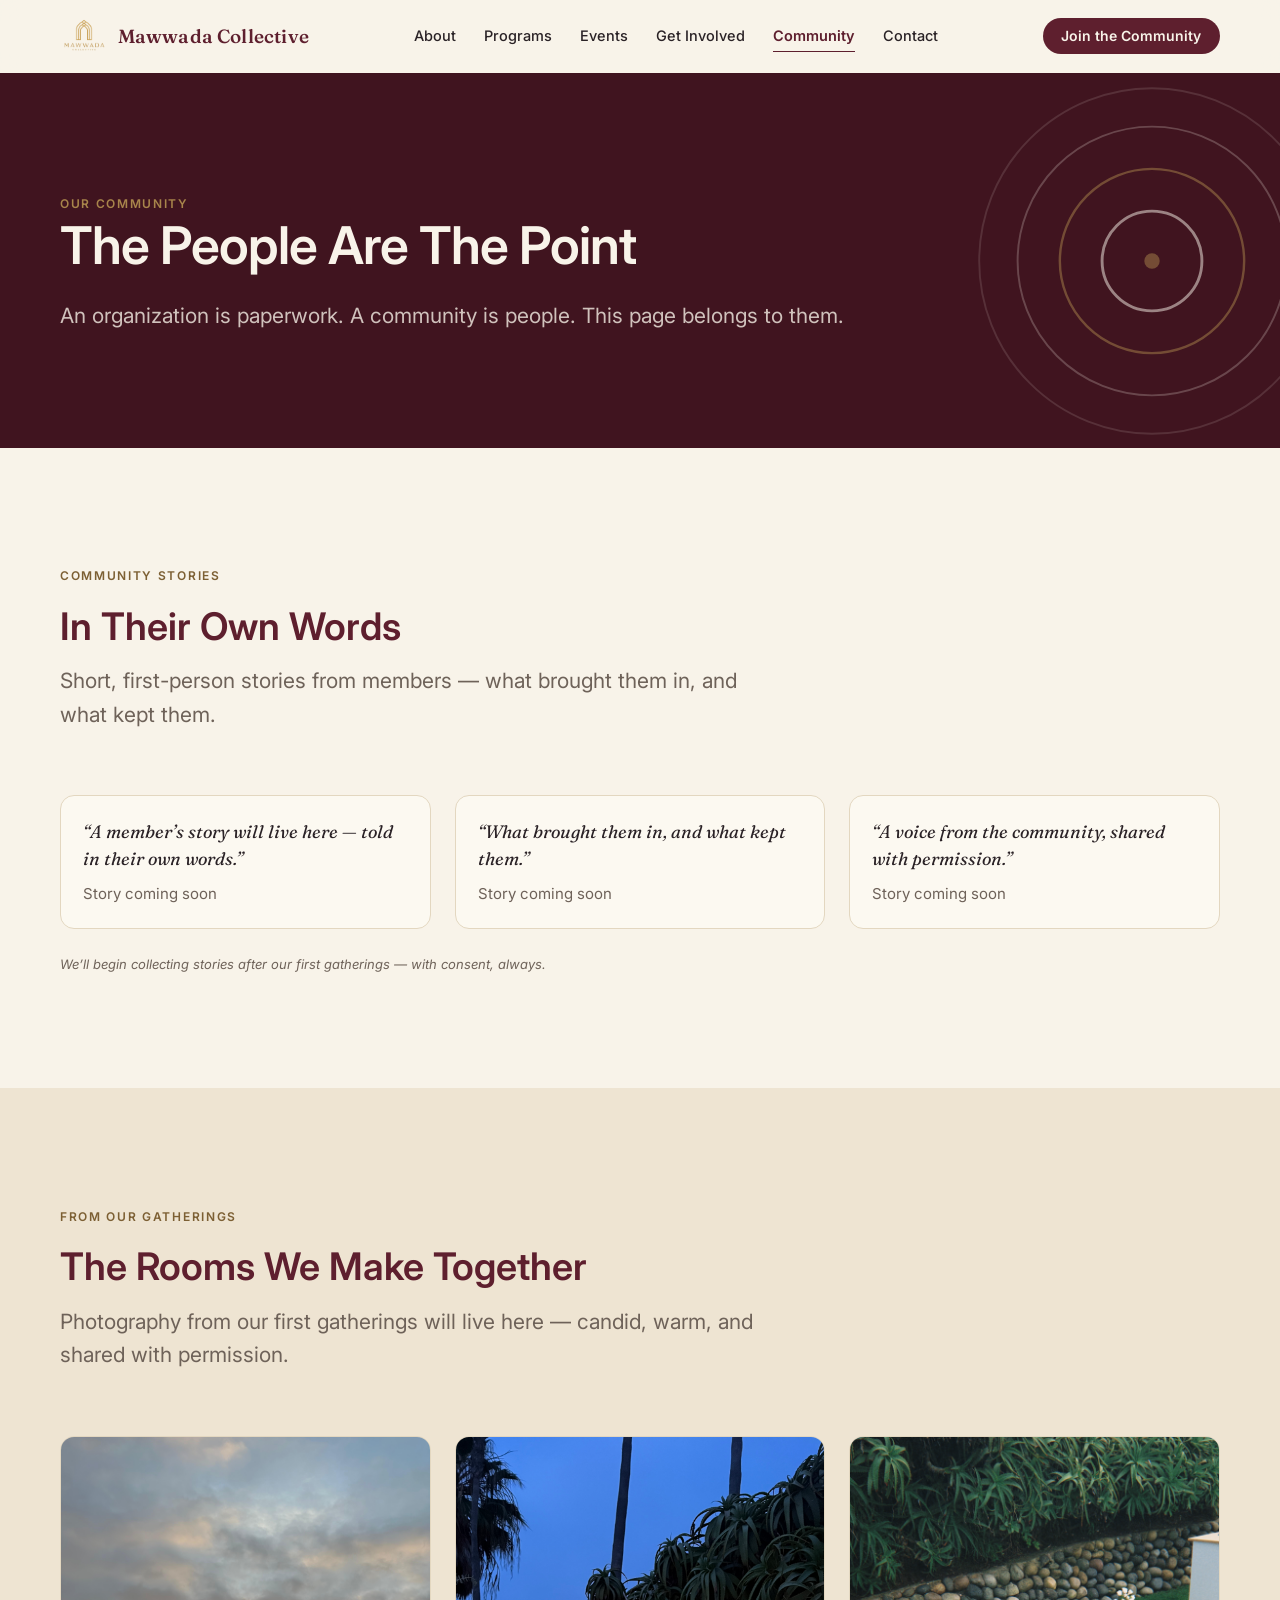
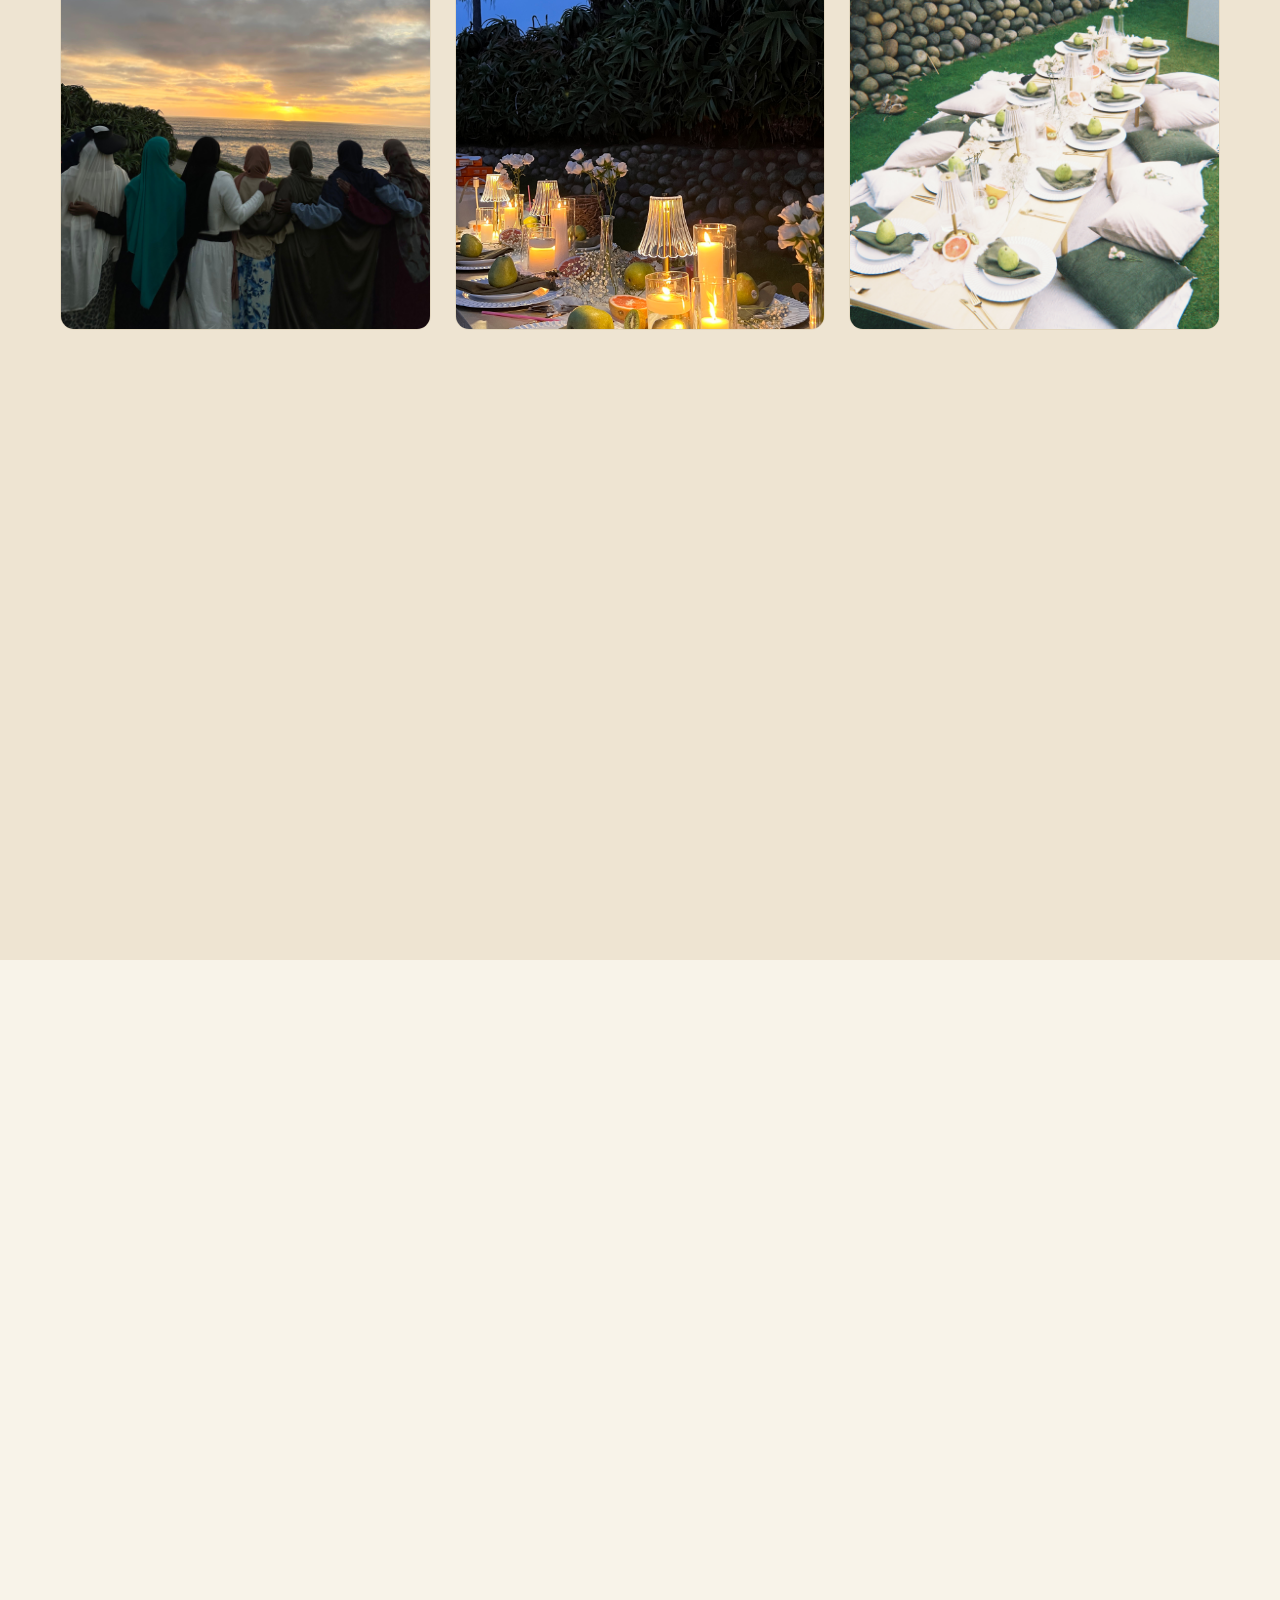
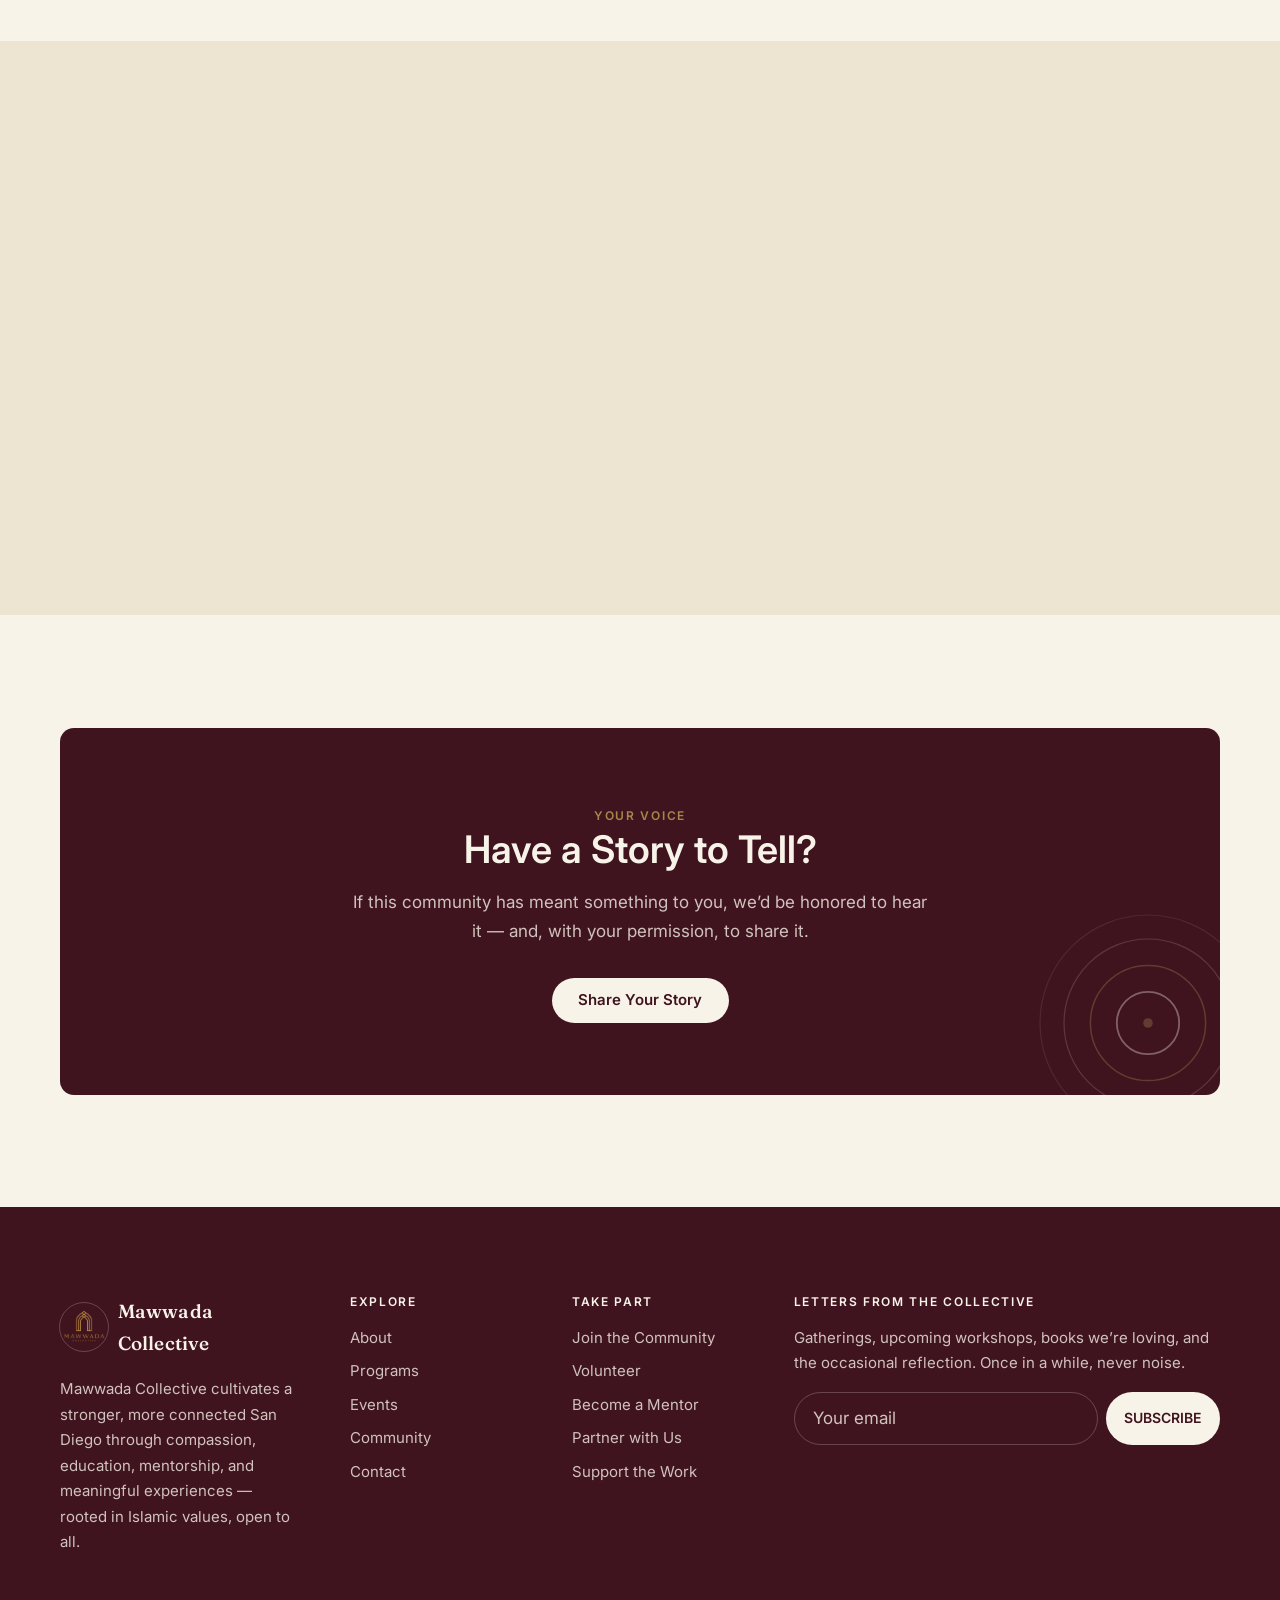
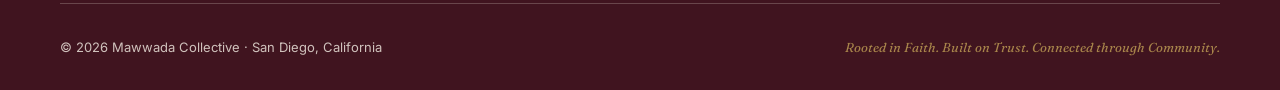
<file: community.html>
<!DOCTYPE html>
<html lang="en">
<head>
  <meta charset="UTF-8">
  <meta name="viewport" content="width=device-width, initial-scale=1.0, viewport-fit=cover">
  <meta name="theme-color" content="#f8f3e9">
  <title>Our Community — Mawwada Collective · San Diego</title>
  <meta name="description" content="The people, stories, and partnerships behind Mawwada Collective — a growing community in San Diego.">
  <link rel="canonical" href="https://mawwadacollective.org/community">
  <meta property="og:type" content="website">
  <meta property="og:title" content="Our Community — Mawwada Collective · San Diego">
  <meta property="og:description" content="The people, stories, and partnerships behind Mawwada Collective — a growing community in San Diego.">
  <meta property="og:url" content="https://mawwadacollective.org/community">
  <meta property="og:image" content="https://mawwadacollective.org/assets/img/og-image.png">
  <link rel="icon" type="image/svg+xml" href="assets/img/favicon.svg">
  <link rel="apple-touch-icon" href="assets/img/apple-touch-icon.png">
  <link rel="preconnect" href="https://fonts.googleapis.com">
  <link rel="preconnect" href="https://fonts.gstatic.com" crossorigin>
  <link href="https://fonts.googleapis.com/css2?family=Fraunces:ital,opsz,wght@0,9..144,300..700;1,9..144,300..700&family=Inter:wght@400;500;600;700&family=Amiri:wght@400;700&display=swap" rel="stylesheet">
  <link rel="stylesheet" href="assets/css/tokens.css?v=4">
  <link rel="stylesheet" href="assets/css/base.css?v=4">
  <link rel="stylesheet" href="assets/css/components.css?v=4">
</head>
<body>

  <svg width="0" height="0" style="position:absolute" aria-hidden="true">
    <defs>
      <symbol id="motif-rings" viewBox="0 0 200 200">
        <circle cx="100" cy="100" r="26" fill="none" stroke="#5E1F2E" stroke-width="1.5"/>
        <circle cx="100" cy="100" r="48" fill="none" stroke="#A8854B" stroke-width="1.25"/>
        <circle cx="100" cy="100" r="70" fill="none" stroke="#5E1F2E" stroke-width="1" opacity="0.5"/>
        <circle cx="100" cy="100" r="90" fill="none" stroke="#897C73" stroke-width="1" opacity="0.35"/>
        <circle cx="100" cy="100" r="4" fill="#5E1F2E"/>
      </symbol>
      <symbol id="motif-rings-light" viewBox="0 0 200 200">
        <circle cx="100" cy="100" r="26" fill="none" stroke="#F8F3E9" stroke-width="1.5"/>
        <circle cx="100" cy="100" r="48" fill="none" stroke="#A8854B" stroke-width="1.25"/>
        <circle cx="100" cy="100" r="70" fill="none" stroke="#F8F3E9" stroke-width="1" opacity="0.45"/>
        <circle cx="100" cy="100" r="90" fill="none" stroke="#F8F3E9" stroke-width="1" opacity="0.25"/>
        <circle cx="100" cy="100" r="4" fill="#A8854B"/>
      </symbol>
      <symbol id="motif-horizon" viewBox="0 0 200 140">
        <path d="M20 96 H180" fill="none" stroke="#5E1F2E" stroke-width="1.5"/>
        <path d="M64 96 a36 36 0 0 1 72 0" fill="none" stroke="#5E1F2E" stroke-width="1.5"/>
        <circle cx="44" cy="87" r="5" fill="none" stroke="#A8854B" stroke-width="1.25"/>
        <circle cx="158" cy="87" r="5" fill="none" stroke="#A8854B" stroke-width="1.25"/>
        <circle cx="100" cy="34" r="3.5" fill="#A8854B"/>
      </symbol>
    </defs>
  </svg>

  <a class="skip-link" href="#main">Skip to content</a>

  <header class="site-header" data-header>
    <div class="container header-inner">
      <a class="wordmark" href="index.html" aria-label="Mawwada Collective — home">
        <img class="wordmark__mark" src="assets/img/mawwada-logo-v8-transparent.png" alt="" width="48" height="48">
        Mawwada Collective
      </a>
      <nav class="nav" aria-label="Primary">
        <a href="about.html">About</a>
        <a href="programs.html">Programs</a>
        <a href="events.html">Events</a>
        <a href="get-involved.html">Get Involved</a>
        <a href="community.html" aria-current="page">Community</a>
        <a href="contact.html">Contact</a>
      </nav>
      <div class="header-cta">
        <a class="btn btn--primary btn--sm" href="get-involved.html">Join the Community</a>
      </div>
      <button class="nav-toggle" type="button" aria-expanded="false" aria-controls="nav-drawer" aria-label="Open menu">
        <span></span><span></span><span></span>
      </button>
    </div>
  </header>

  <div class="drawer-overlay" hidden></div>
  <nav class="nav-drawer" id="nav-drawer" aria-label="Mobile" hidden>
    <a href="index.html">Home</a>
    <a href="about.html">About</a>
    <a href="programs.html">Programs</a>
    <a href="events.html">Events</a>
    <a href="get-involved.html">Get Involved</a>
    <a href="community.html" aria-current="page">Community</a>
    <a href="contact.html">Contact</a>
    <a class="btn btn--primary" href="get-involved.html">Join the Community</a>
  </nav>

  <main id="main">

    <section class="page-hero">
      <svg class="page-hero__motif" viewBox="0 0 200 200" aria-hidden="true"><use href="#motif-rings-light"></use></svg>
      <div class="container">
        <span class="eyebrow reveal">Our community</span>
        <h1 class="reveal">The People Are The Point</h1>
        <p class="lede reveal">An organization is paperwork. A community is people. This page belongs to them.</p>
      </div>
    </section>

    <!-- Stories -->
    <section class="section" aria-labelledby="stories-heading">
      <div class="container">
        <div class="section-head">
          <span class="eyebrow reveal">Community stories</span>
          <h2 id="stories-heading" class="reveal">In Their Own Words</h2>
          <p class="lede reveal">Short, first-person stories from members — what brought them in, and what kept them.</p>
        </div>
        <div class="grid grid--3" data-render="stories" data-stagger>
          <!-- Placeholder cards, shown until real stories are collected -->
          <article class="card story-card reveal">
            <blockquote>&ldquo;A member&rsquo;s story will live here — told in their own words.&rdquo;</blockquote>
            <p class="meta">Story coming soon</p>
          </article>
          <article class="card story-card reveal">
            <blockquote>&ldquo;What brought them in, and what kept them.&rdquo;</blockquote>
            <p class="meta">Story coming soon</p>
          </article>
          <article class="card story-card reveal">
            <blockquote>&ldquo;A voice from the community, shared with permission.&rdquo;</blockquote>
            <p class="meta">Story coming soon</p>
          </article>
        </div>
        <p class="placeholder-note reveal" style="margin-top: var(--space-4)">We&rsquo;ll begin collecting stories after our first gatherings — with consent, always.</p>
      </div>
    </section>

    <!-- Photos -->
    <section class="section section--tint" aria-labelledby="photos-heading">
      <div class="container">
        <div class="section-head">
          <span class="eyebrow reveal">From our gatherings</span>
          <h2 id="photos-heading" class="reveal">The Rooms We Make Together</h2>
          <p class="lede reveal">Photography from our first gatherings will live here — candid, warm, and shared with permission.</p>
        </div>
        <div class="grid grid--3" data-stagger>
          <div class="photo-slot photo-slot--portrait reveal"><img src="assets/img/memberspic.JPG" alt="Seven women in hijabs standing together at sunset, overlooking the San Diego coast" loading="lazy"></div>
          <div class="photo-slot photo-slot--portrait reveal"><img src="assets/img/picnicnight.JPG" alt="A candlelit outdoor picnic table set for an evening gathering" loading="lazy"></div>
          <div class="photo-slot photo-slot--portrait reveal"><img src="assets/img/daypicnic.JPG" alt="A daytime outdoor picnic with floor cushions and a low table set on grass beside a succulent garden wall" loading="lazy"></div>
          <div class="photo-slot photo-slot--portrait reveal"><img src="assets/img/Food%20platter.png" alt="A catered spread of fresh fruit, desserts, and mocktails arranged for a community gathering" loading="lazy"></div>
          <div class="photo-slot reveal"><img src="assets/img/zenith.png" alt="A self-care gathering setup with skincare stations, floor cushions, and dried florals at Zenith Wellness" loading="lazy"></div>
          <div class="photo-slot photo-slot--portrait reveal"><img src="assets/img/Picnic%20book%20club.png" alt="Six women in hijabs gathered on grass overlooking the San Diego bay at a book club picnic" loading="lazy"></div>
        </div>
      </div>
    </section>

    <!-- Partners -->
    <section class="section" aria-labelledby="partners-heading">
      <div class="container">
        <div class="section-head">
          <span class="eyebrow reveal">Community partners</span>
          <h2 id="partners-heading" class="reveal">Good Company</h2>
          <p class="lede reveal">Local organizations, small businesses, and community spaces we build alongside.</p>
        </div>
        <div class="grid grid--3" data-stagger>
          <article class="card profile-card reveal">
            <span class="profile-card__ring" aria-hidden="true"></span>
            <h3>Partner name</h3>
            <p class="meta">To be added — partnerships announced as they&rsquo;re formed</p>
          </article>
          <article class="card profile-card reveal">
            <span class="profile-card__ring" aria-hidden="true"></span>
            <h3>Partner name</h3>
            <p class="meta">To be added — partnerships announced as they&rsquo;re formed</p>
          </article>
          <article class="card profile-card reveal">
            <span class="profile-card__ring" aria-hidden="true"></span>
            <h3>Partner name</h3>
            <p class="meta">To be added — partnerships announced as they&rsquo;re formed</p>
          </article>
        </div>
      </div>
    </section>

    <!-- Impact framework -->
    <section class="section section--tint" aria-labelledby="impact-heading">
      <div class="container">
        <div class="section-head">
          <span class="eyebrow reveal">Our footprint</span>
          <h2 id="impact-heading" class="reveal">Counting What Counts</h2>
          <p class="lede reveal">As gatherings happen, we&rsquo;ll publish what&rsquo;s real: events hosted, people welcomed, hours volunteered, connections made. No padding, ever.</p>
        </div>
        <div class="stats" data-stagger>
          <div class="stat reveal">
            <div class="stat__value" data-stat="events-hosted">—</div>
            <div class="stat__label">Gatherings Hosted</div>
          </div>
          <div class="stat reveal">
            <div class="stat__value">—</div>
            <div class="stat__label">Community Members Welcomed · Coming Soon</div>
          </div>
          <div class="stat reveal">
            <div class="stat__value">—</div>
            <div class="stat__label">Volunteers Engaged · Coming Soon</div>
          </div>
          <div class="stat reveal">
            <div class="stat__value">—</div>
            <div class="stat__label">Mentorship Connections · Coming Soon</div>
          </div>
        </div>
      </div>
    </section>

    <!-- CTA -->
    <section class="section" aria-labelledby="community-cta-heading">
      <div class="container">
        <div class="cta-band reveal">
          <svg class="cta-band__motif" viewBox="0 0 200 200" aria-hidden="true"><use href="#motif-rings-light"></use></svg>
          <span class="eyebrow">Your voice</span>
          <h2 id="community-cta-heading">Have a Story to Tell?</h2>
          <p>If this community has meant something to you, we&rsquo;d be honored to hear it — and, with your permission, to share it.</p>
          <div class="btn-row">
            <a class="btn btn--light" href="contact.html?type=general#form">Share Your Story</a>
          </div>
        </div>
      </div>
    </section>

  </main>

  <footer class="site-footer">
    <div class="container">
      <div class="footer-grid">
        <div>
          <a class="wordmark" href="index.html" aria-label="Mawwada Collective — home">
            <img class="wordmark__mark" src="assets/img/mawwada-logo-v8-transparent.png" alt="" width="48" height="48">
            Mawwada Collective
          </a>
          <p class="footer-mission">Mawwada Collective cultivates a stronger, more connected San Diego through compassion, education, mentorship, and meaningful experiences — rooted in Islamic values, open to all.</p>
        </div>
        <div>
          <h2 class="footer-heading">Explore</h2>
          <div class="footer-links">
            <a href="about.html">About</a>
            <a href="programs.html">Programs</a>
            <a href="events.html">Events</a>
            <a href="community.html">Community</a>
            <a href="contact.html">Contact</a>
          </div>
        </div>
        <div>
          <h2 class="footer-heading">Take part</h2>
          <div class="footer-links">
            <a href="get-involved.html">Join the Community</a>
            <a href="get-involved.html?interest=volunteering#form">Volunteer</a>
            <a href="get-involved.html?interest=mentorship#form">Become a Mentor</a>
            <a href="get-involved.html?interest=partnership#form">Partner with Us</a>
            <a href="get-involved.html?interest=supporting#form">Support the Work</a>
          </div>
        </div>
        <div class="newsletter">
          <h2 class="footer-heading">Letters from the Collective</h2>
          <p>Gatherings, upcoming workshops, books we&rsquo;re loving, and the occasional reflection. Once in a while, never noise.</p>
          <form data-form action="#">
            <label class="visually-hidden" for="newsletter-email">Your email</label>
            <input id="newsletter-email" type="email" name="email" placeholder="Your email" required>
            <button class="btn btn--light btn--sm" type="submit">SUBSCRIBE</button>
          </form>
          <p class="form-note" data-form-success hidden>You&rsquo;re in. Letters arrive once in a while — never noise.</p>
        </div>
      </div>
      <div class="footer-bottom">
        <span>© <span data-year>2026</span> Mawwada Collective · San Diego, California</span>
        <span class="tagline">Rooted in Faith. Built on Trust. Connected through Community.</span>
      </div>
    </div>
  </footer>

  <script src="assets/js/data/stories.js" defer></script>
  <script src="assets/js/data/events.js" defer></script>
  <script src="assets/js/render.js" defer></script>
  <script src="assets/js/main.js" defer></script>
</body>
</html>
</file>
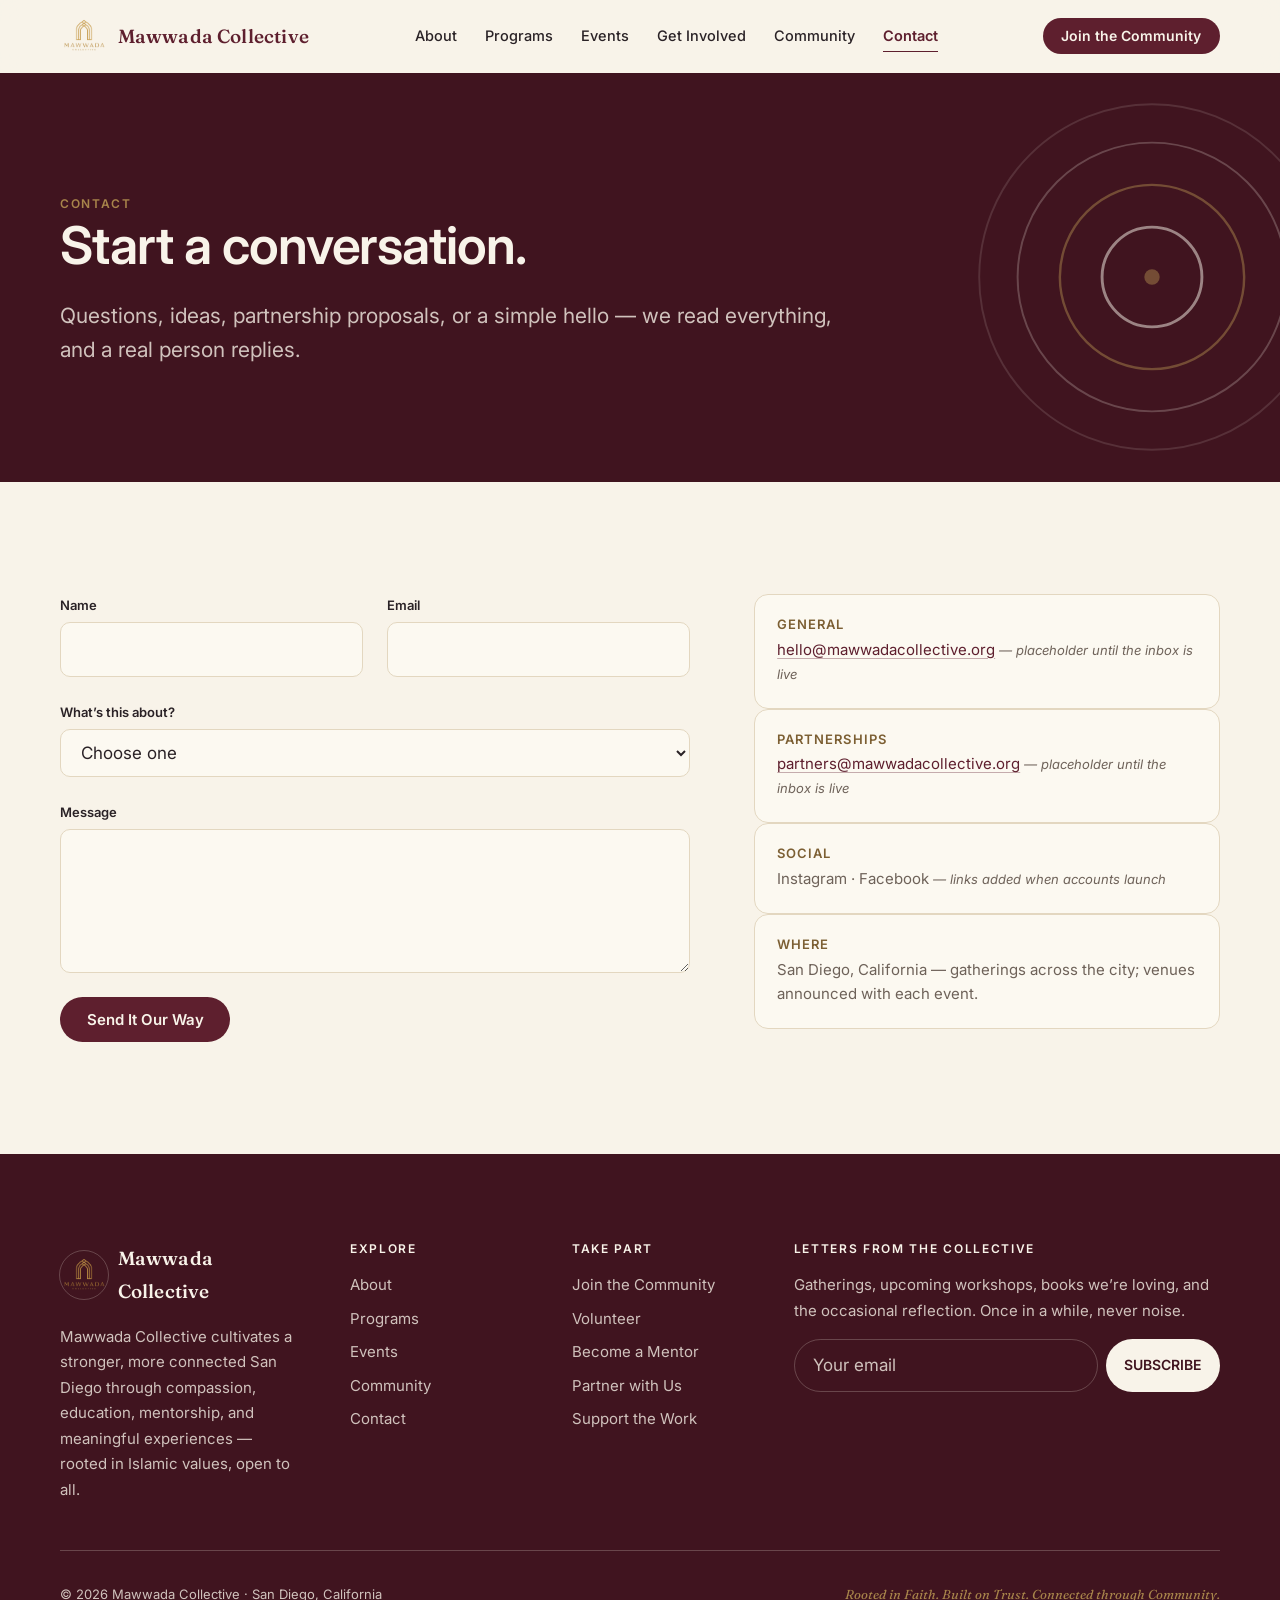
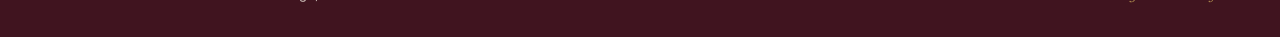
<file: contact.html>
<!DOCTYPE html>
<html lang="en">
<head>
  <meta charset="UTF-8">
  <meta name="viewport" content="width=device-width, initial-scale=1.0, viewport-fit=cover">
  <meta name="theme-color" content="#f8f3e9">
  <title>Contact — Mawwada Collective · San Diego</title>
  <meta name="description" content="Questions, ideas, partnerships, or a simple hello — reach Mawwada Collective in San Diego. A real person replies.">
  <link rel="canonical" href="https://mawwadacollective.org/contact">
  <meta property="og:type" content="website">
  <meta property="og:title" content="Contact — Mawwada Collective · San Diego">
  <meta property="og:description" content="Questions, ideas, partnerships, or a simple hello — reach Mawwada Collective in San Diego.">
  <meta property="og:url" content="https://mawwadacollective.org/contact">
  <meta property="og:image" content="https://mawwadacollective.org/assets/img/og-image.png">
  <link rel="icon" type="image/svg+xml" href="assets/img/favicon.svg">
  <link rel="apple-touch-icon" href="assets/img/apple-touch-icon.png">
  <link rel="preconnect" href="https://fonts.googleapis.com">
  <link rel="preconnect" href="https://fonts.gstatic.com" crossorigin>
  <link href="https://fonts.googleapis.com/css2?family=Fraunces:ital,opsz,wght@0,9..144,300..700;1,9..144,300..700&family=Inter:wght@400;500;600;700&family=Amiri:wght@400;700&display=swap" rel="stylesheet">
  <link rel="stylesheet" href="assets/css/tokens.css?v=4">
  <link rel="stylesheet" href="assets/css/base.css?v=4">
  <link rel="stylesheet" href="assets/css/components.css?v=4">
</head>
<body>

  <svg width="0" height="0" style="position:absolute" aria-hidden="true">
    <defs>
      <symbol id="motif-rings" viewBox="0 0 200 200">
        <circle cx="100" cy="100" r="26" fill="none" stroke="#5E1F2E" stroke-width="1.5"/>
        <circle cx="100" cy="100" r="48" fill="none" stroke="#A8854B" stroke-width="1.25"/>
        <circle cx="100" cy="100" r="70" fill="none" stroke="#5E1F2E" stroke-width="1" opacity="0.5"/>
        <circle cx="100" cy="100" r="90" fill="none" stroke="#897C73" stroke-width="1" opacity="0.35"/>
        <circle cx="100" cy="100" r="4" fill="#5E1F2E"/>
      </symbol>
      <symbol id="motif-rings-light" viewBox="0 0 200 200">
        <circle cx="100" cy="100" r="26" fill="none" stroke="#F8F3E9" stroke-width="1.5"/>
        <circle cx="100" cy="100" r="48" fill="none" stroke="#A8854B" stroke-width="1.25"/>
        <circle cx="100" cy="100" r="70" fill="none" stroke="#F8F3E9" stroke-width="1" opacity="0.45"/>
        <circle cx="100" cy="100" r="90" fill="none" stroke="#F8F3E9" stroke-width="1" opacity="0.25"/>
        <circle cx="100" cy="100" r="4" fill="#A8854B"/>
      </symbol>
      <symbol id="motif-horizon" viewBox="0 0 200 140">
        <path d="M20 96 H180" fill="none" stroke="#5E1F2E" stroke-width="1.5"/>
        <path d="M64 96 a36 36 0 0 1 72 0" fill="none" stroke="#5E1F2E" stroke-width="1.5"/>
        <circle cx="44" cy="87" r="5" fill="none" stroke="#A8854B" stroke-width="1.25"/>
        <circle cx="158" cy="87" r="5" fill="none" stroke="#A8854B" stroke-width="1.25"/>
        <circle cx="100" cy="34" r="3.5" fill="#A8854B"/>
      </symbol>
    </defs>
  </svg>

  <a class="skip-link" href="#main">Skip to content</a>

  <header class="site-header" data-header>
    <div class="container header-inner">
      <a class="wordmark" href="index.html" aria-label="Mawwada Collective — home">
        <img class="wordmark__mark" src="assets/img/mawwada-logo-v8-transparent.png" alt="" width="48" height="48">
        Mawwada Collective
      </a>
      <nav class="nav" aria-label="Primary">
        <a href="about.html">About</a>
        <a href="programs.html">Programs</a>
        <a href="events.html">Events</a>
        <a href="get-involved.html">Get Involved</a>
        <a href="community.html">Community</a>
        <a href="contact.html" aria-current="page">Contact</a>
      </nav>
      <div class="header-cta">
        <a class="btn btn--primary btn--sm" href="get-involved.html">Join the Community</a>
      </div>
      <button class="nav-toggle" type="button" aria-expanded="false" aria-controls="nav-drawer" aria-label="Open menu">
        <span></span><span></span><span></span>
      </button>
    </div>
  </header>

  <div class="drawer-overlay" hidden></div>
  <nav class="nav-drawer" id="nav-drawer" aria-label="Mobile" hidden>
    <a href="index.html">Home</a>
    <a href="about.html">About</a>
    <a href="programs.html">Programs</a>
    <a href="events.html">Events</a>
    <a href="get-involved.html">Get Involved</a>
    <a href="community.html">Community</a>
    <a href="contact.html" aria-current="page">Contact</a>
    <a class="btn btn--primary" href="get-involved.html">Join the Community</a>
  </nav>

  <main id="main">

    <section class="page-hero">
      <svg class="page-hero__motif" viewBox="0 0 200 200" aria-hidden="true"><use href="#motif-rings-light"></use></svg>
      <div class="container">
        <span class="eyebrow reveal">Contact</span>
        <h1 class="reveal">Start a conversation.</h1>
        <p class="lede reveal">Questions, ideas, partnership proposals, or a simple hello — we read everything, and a real person replies.</p>
      </div>
    </section>

    <section class="section" aria-label="Contact form and details">
      <div class="container contact-grid">

        <div>
          <form class="form reveal" id="form" data-form action="#" aria-label="Contact form">
            <div class="form-row">
              <div class="field">
                <label for="c-name">Name</label>
                <input id="c-name" name="name" type="text" autocomplete="name" required>
              </div>
              <div class="field">
                <label for="c-email">Email</label>
                <input id="c-email" name="email" type="email" autocomplete="email" required>
              </div>
            </div>
            <div class="field">
              <label for="c-type">What&rsquo;s this about?</label>
              <select id="c-type" name="type" data-preselect="type" required>
                <option value="" disabled selected>Choose one</option>
                <option value="general">General question or hello</option>
                <option value="volunteering">Volunteering</option>
                <option value="partnership">Partnership &amp; sponsorship</option>
                <option value="shaah-caano">Shaah &amp; Caano</option>
              </select>
            </div>
            <div class="field">
              <label for="c-message">Message</label>
              <textarea id="c-message" name="message" required></textarea>
            </div>
            <div>
              <button class="btn btn--primary" type="submit">Send It Our Way</button>
            </div>
          </form>

          <div class="form-success" data-form-success hidden role="status">
            <svg viewBox="0 0 200 200" aria-hidden="true"><use href="#motif-rings"></use></svg>
            <h3>Thank you.</h3>
            <p>You&rsquo;ve reached a real person. We&rsquo;ll be in touch within a few days.</p>
          </div>
        </div>

        <aside class="contact-aside" aria-label="Other ways to reach us">
          <div class="card reveal">
            <div class="contact-line">
              <h3>General</h3>
              <p><a href="mailto:hello@mawwadacollective.org">hello@mawwadacollective.org</a> <span class="placeholder-note">— placeholder until the inbox is live</span></p>
            </div>
          </div>
          <div class="card reveal">
            <div class="contact-line">
              <h3>Partnerships</h3>
              <p><a href="mailto:partners@mawwadacollective.org">partners@mawwadacollective.org</a> <span class="placeholder-note">— placeholder until the inbox is live</span></p>
            </div>
          </div>
          <div class="card reveal">
            <div class="contact-line">
              <h3>Social</h3>
              <p>Instagram · Facebook <span class="placeholder-note">— links added when accounts launch</span></p>
            </div>
          </div>
          <div class="card reveal">
            <div class="contact-line">
              <h3>Where</h3>
              <p>San Diego, California — gatherings across the city; venues announced with each event.</p>
            </div>
          </div>
        </aside>

      </div>
    </section>

  </main>

  <footer class="site-footer">
    <div class="container">
      <div class="footer-grid">
        <div>
          <a class="wordmark" href="index.html" aria-label="Mawwada Collective — home">
            <img class="wordmark__mark" src="assets/img/mawwada-logo-v8-transparent.png" alt="" width="48" height="48">
            Mawwada Collective
          </a>
          <p class="footer-mission">Mawwada Collective cultivates a stronger, more connected San Diego through compassion, education, mentorship, and meaningful experiences — rooted in Islamic values, open to all.</p>
        </div>
        <div>
          <h2 class="footer-heading">Explore</h2>
          <div class="footer-links">
            <a href="about.html">About</a>
            <a href="programs.html">Programs</a>
            <a href="events.html">Events</a>
            <a href="community.html">Community</a>
            <a href="contact.html">Contact</a>
          </div>
        </div>
        <div>
          <h2 class="footer-heading">Take part</h2>
          <div class="footer-links">
            <a href="get-involved.html">Join the Community</a>
            <a href="get-involved.html?interest=volunteering#form">Volunteer</a>
            <a href="get-involved.html?interest=mentorship#form">Become a Mentor</a>
            <a href="get-involved.html?interest=partnership#form">Partner with Us</a>
            <a href="get-involved.html?interest=supporting#form">Support the Work</a>
          </div>
        </div>
        <div class="newsletter">
          <h2 class="footer-heading">Letters from the Collective</h2>
          <p>Gatherings, upcoming workshops, books we&rsquo;re loving, and the occasional reflection. Once in a while, never noise.</p>
          <form data-form action="#">
            <label class="visually-hidden" for="newsletter-email">Your email</label>
            <input id="newsletter-email" type="email" name="email" placeholder="Your email" required>
            <button class="btn btn--light btn--sm" type="submit">SUBSCRIBE</button>
          </form>
          <p class="form-note" data-form-success hidden>You&rsquo;re in. Letters arrive once in a while — never noise.</p>
        </div>
      </div>
      <div class="footer-bottom">
        <span>© <span data-year>2026</span> Mawwada Collective · San Diego, California</span>
        <span class="tagline">Rooted in Faith. Built on Trust. Connected through Community.</span>
      </div>
    </div>
  </footer>

  <script src="assets/js/render.js" defer></script>
  <script src="assets/js/main.js" defer></script>
</body>
</html>
</file>
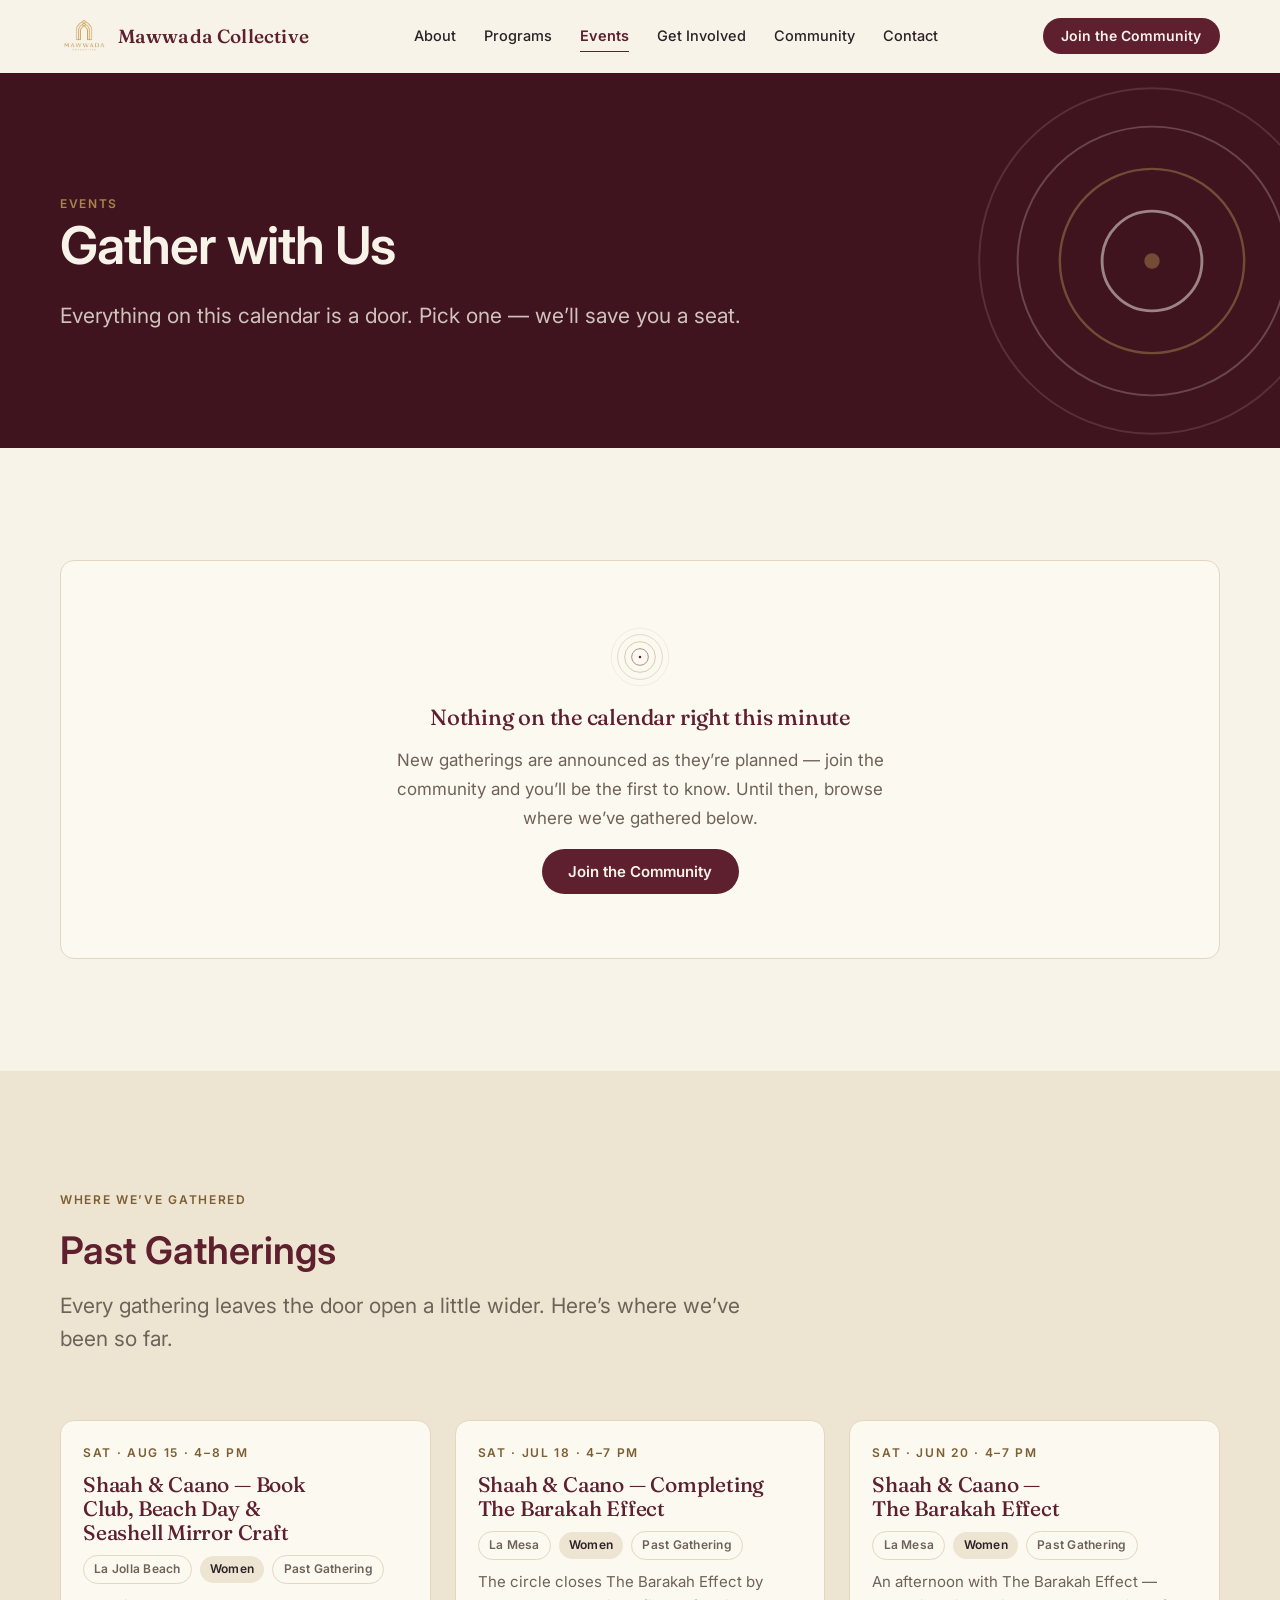
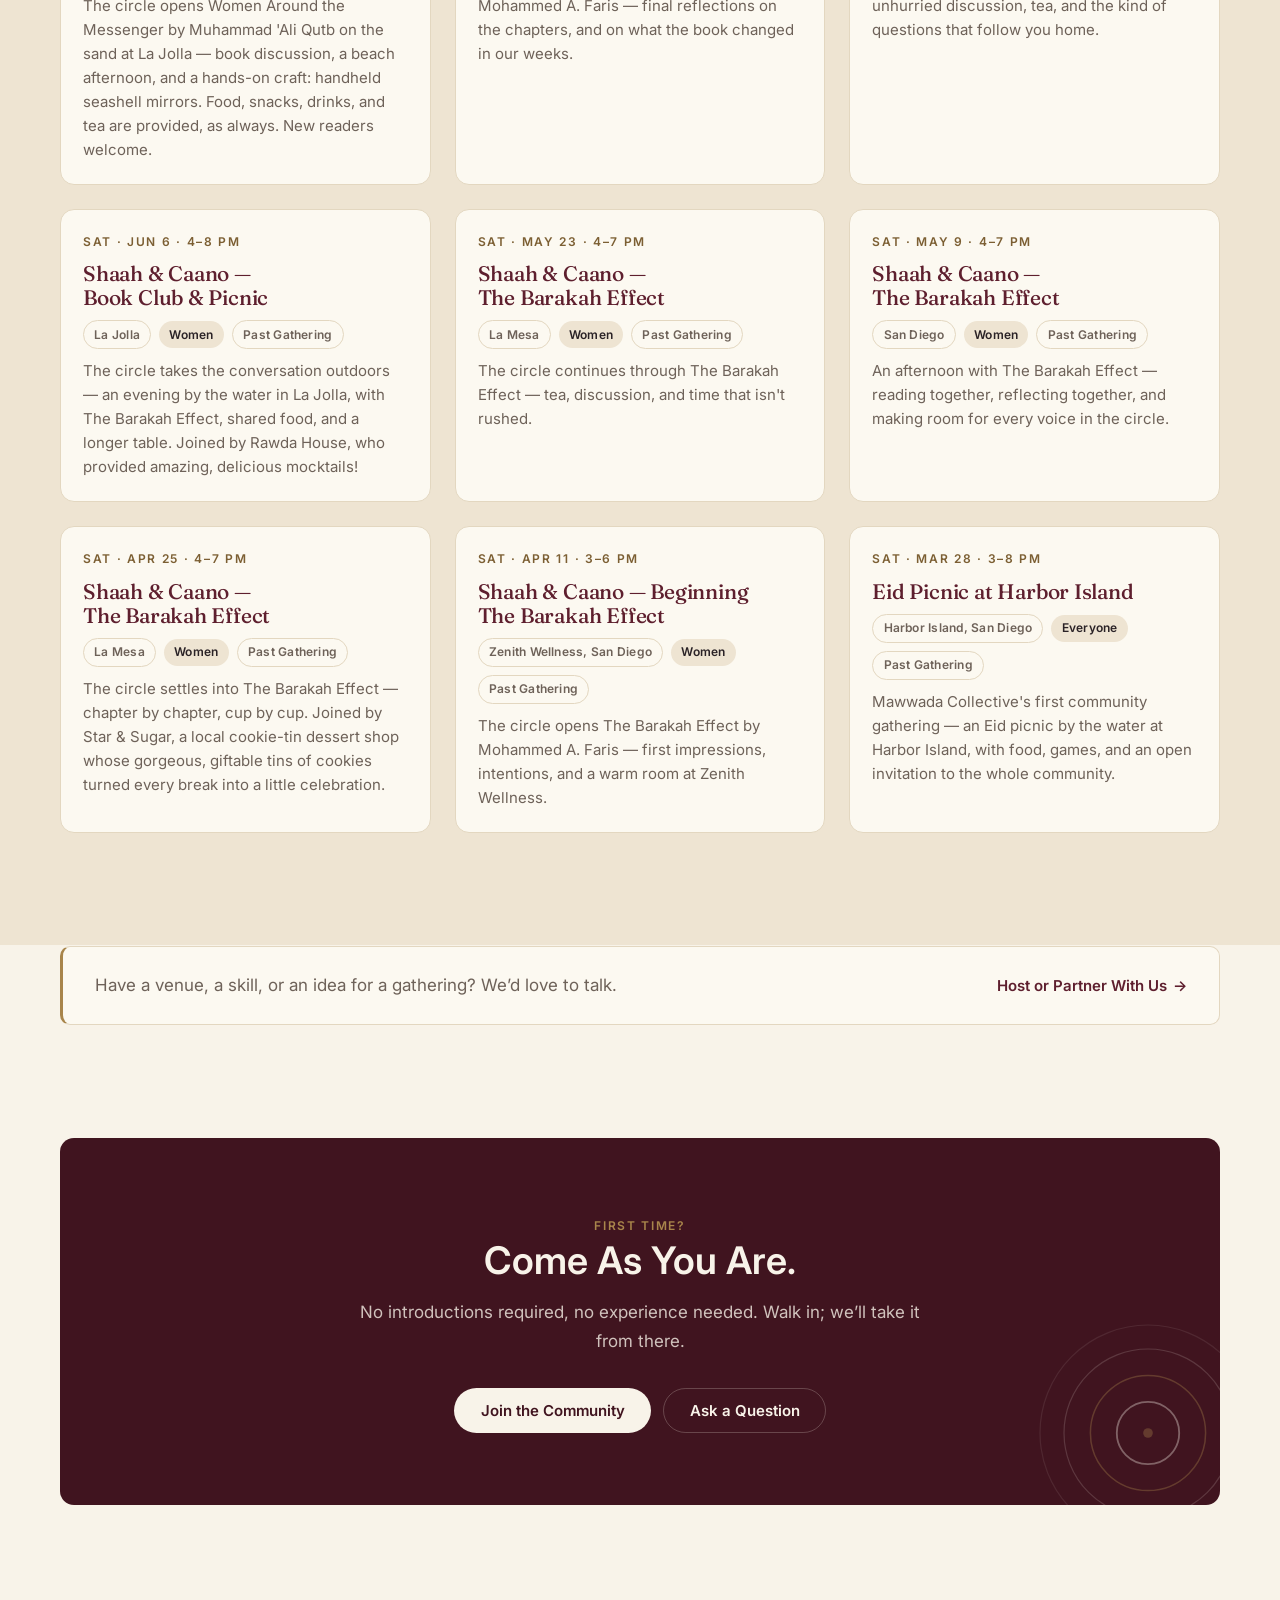
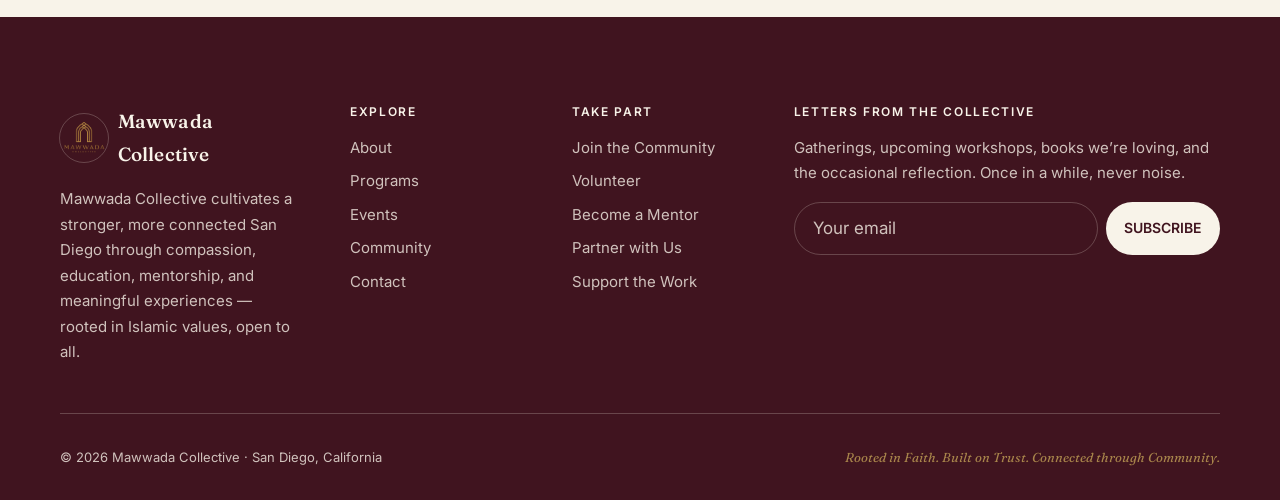
<file: events.html>
<!DOCTYPE html>
<html lang="en">
<head>
  <meta charset="UTF-8">
  <meta name="viewport" content="width=device-width, initial-scale=1.0, viewport-fit=cover">
  <meta name="theme-color" content="#f8f3e9">
  <title>Events — Mawwada Collective · San Diego</title>
  <meta name="description" content="Community gatherings, book club meetings, workshops, youth events, outings, and service projects in San Diego. Come as you are.">
  <link rel="canonical" href="https://mawwadacollective.org/events">
  <meta property="og:type" content="website">
  <meta property="og:title" content="Events — Mawwada Collective · San Diego">
  <meta property="og:description" content="Community gatherings, book club meetings, workshops, youth events, outings, and service projects in San Diego. Come as you are.">
  <meta property="og:url" content="https://mawwadacollective.org/events">
  <meta property="og:image" content="https://mawwadacollective.org/assets/img/og-image.png">
  <link rel="icon" type="image/svg+xml" href="assets/img/favicon.svg">
  <link rel="apple-touch-icon" href="assets/img/apple-touch-icon.png">
  <link rel="preconnect" href="https://fonts.googleapis.com">
  <link rel="preconnect" href="https://fonts.gstatic.com" crossorigin>
  <link href="https://fonts.googleapis.com/css2?family=Fraunces:ital,opsz,wght@0,9..144,300..700;1,9..144,300..700&family=Inter:wght@400;500;600;700&family=Amiri:wght@400;700&display=swap" rel="stylesheet">
  <link rel="stylesheet" href="assets/css/tokens.css?v=4">
  <link rel="stylesheet" href="assets/css/base.css?v=4">
  <link rel="stylesheet" href="assets/css/components.css?v=4">
</head>
<body>

  <svg width="0" height="0" style="position:absolute" aria-hidden="true">
    <defs>
      <symbol id="motif-rings" viewBox="0 0 200 200">
        <circle cx="100" cy="100" r="26" fill="none" stroke="#5E1F2E" stroke-width="1.5"/>
        <circle cx="100" cy="100" r="48" fill="none" stroke="#A8854B" stroke-width="1.25"/>
        <circle cx="100" cy="100" r="70" fill="none" stroke="#5E1F2E" stroke-width="1" opacity="0.5"/>
        <circle cx="100" cy="100" r="90" fill="none" stroke="#897C73" stroke-width="1" opacity="0.35"/>
        <circle cx="100" cy="100" r="4" fill="#5E1F2E"/>
      </symbol>
      <symbol id="motif-rings-light" viewBox="0 0 200 200">
        <circle cx="100" cy="100" r="26" fill="none" stroke="#F8F3E9" stroke-width="1.5"/>
        <circle cx="100" cy="100" r="48" fill="none" stroke="#A8854B" stroke-width="1.25"/>
        <circle cx="100" cy="100" r="70" fill="none" stroke="#F8F3E9" stroke-width="1" opacity="0.45"/>
        <circle cx="100" cy="100" r="90" fill="none" stroke="#F8F3E9" stroke-width="1" opacity="0.25"/>
        <circle cx="100" cy="100" r="4" fill="#A8854B"/>
      </symbol>
      <symbol id="motif-horizon" viewBox="0 0 200 140">
        <path d="M20 96 H180" fill="none" stroke="#5E1F2E" stroke-width="1.5"/>
        <path d="M64 96 a36 36 0 0 1 72 0" fill="none" stroke="#5E1F2E" stroke-width="1.5"/>
        <circle cx="44" cy="87" r="5" fill="none" stroke="#A8854B" stroke-width="1.25"/>
        <circle cx="158" cy="87" r="5" fill="none" stroke="#A8854B" stroke-width="1.25"/>
        <circle cx="100" cy="34" r="3.5" fill="#A8854B"/>
      </symbol>
    </defs>
  </svg>

  <a class="skip-link" href="#main">Skip to content</a>

  <header class="site-header" data-header>
    <div class="container header-inner">
      <a class="wordmark" href="index.html" aria-label="Mawwada Collective — home">
        <img class="wordmark__mark" src="assets/img/mawwada-logo-v8-transparent.png" alt="" width="48" height="48">
        Mawwada Collective
      </a>
      <nav class="nav" aria-label="Primary">
        <a href="about.html">About</a>
        <a href="programs.html">Programs</a>
        <a href="events.html" aria-current="page">Events</a>
        <a href="get-involved.html">Get Involved</a>
        <a href="community.html">Community</a>
        <a href="contact.html">Contact</a>
      </nav>
      <div class="header-cta">
        <a class="btn btn--primary btn--sm" href="get-involved.html">Join the Community</a>
      </div>
      <button class="nav-toggle" type="button" aria-expanded="false" aria-controls="nav-drawer" aria-label="Open menu">
        <span></span><span></span><span></span>
      </button>
    </div>
  </header>

  <div class="drawer-overlay" hidden></div>
  <nav class="nav-drawer" id="nav-drawer" aria-label="Mobile" hidden>
    <a href="index.html">Home</a>
    <a href="about.html">About</a>
    <a href="programs.html">Programs</a>
    <a href="events.html" aria-current="page">Events</a>
    <a href="get-involved.html">Get Involved</a>
    <a href="community.html">Community</a>
    <a href="contact.html">Contact</a>
    <a class="btn btn--primary" href="get-involved.html">Join the Community</a>
  </nav>

  <main id="main">

    <section class="page-hero">
      <svg class="page-hero__motif" viewBox="0 0 200 200" aria-hidden="true"><use href="#motif-rings-light"></use></svg>
      <div class="container">
        <span class="eyebrow reveal">Events</span>
        <h1 class="reveal">Gather with Us</h1>
        <p class="lede reveal">Everything on this calendar is a door. Pick one — we&rsquo;ll save you a seat.</p>
      </div>
    </section>

    <section class="section" aria-label="Upcoming events" data-render="events">
      <div class="container">

        <div class="filter-bar" data-filters>
          <div class="filter-group" role="group" aria-label="Filter by type">
            <span class="filter-group__label">Type</span>
            <button class="filter-pill is-active" type="button" data-group="type" data-value="all" aria-pressed="true">All</button>
            <button class="filter-pill" type="button" data-group="type" data-value="gatherings" aria-pressed="false">Gatherings</button>
            <button class="filter-pill" type="button" data-group="type" data-value="book-club" aria-pressed="false">Book Club</button>
            <button class="filter-pill" type="button" data-group="type" data-value="workshops" aria-pressed="false">Workshops</button>
            <button class="filter-pill" type="button" data-group="type" data-value="youth" aria-pressed="false">Youth</button>
            <button class="filter-pill" type="button" data-group="type" data-value="outings" aria-pressed="false">Outings</button>
            <button class="filter-pill" type="button" data-group="type" data-value="service" aria-pressed="false">Service</button>
          </div>
          <div class="filter-group" role="group" aria-label="Filter by audience">
            <span class="filter-group__label">Audience</span>
            <button class="filter-pill is-active" type="button" data-group="audience" data-value="all" aria-pressed="true">Everyone</button>
            <button class="filter-pill" type="button" data-group="audience" data-value="women" aria-pressed="false">Women</button>
            <button class="filter-pill" type="button" data-group="audience" data-value="men" aria-pressed="false">Men</button>
            <button class="filter-pill" type="button" data-group="audience" data-value="youth" aria-pressed="false">Youth &amp; Teens</button>
            <button class="filter-pill" type="button" data-group="audience" data-value="families" aria-pressed="false">Families</button>
          </div>
        </div>

        <div class="grid grid--3" data-events-list data-stagger hidden></div>

        <div class="empty-state" data-events-empty>
          <svg viewBox="0 0 200 200" aria-hidden="true"><use href="#motif-rings"></use></svg>
          <h3>Nothing on the calendar right this minute</h3>
          <p>New gatherings are announced as they&rsquo;re planned — join the community and you&rsquo;ll be the first to know. Until then, browse where we&rsquo;ve gathered below.</p>
          <a class="btn btn--primary" href="get-involved.html">Join the Community</a>
        </div>

      </div>
    </section>

    <!-- Past gatherings -->
    <section class="section section--tint" aria-labelledby="past-heading" data-events-past-section hidden>
      <div class="container">
        <div class="section-head">
          <span class="eyebrow reveal">Where we&rsquo;ve gathered</span>
          <h2 id="past-heading" class="reveal">Past Gatherings</h2>
          <p class="lede reveal">Every gathering leaves the door open a little wider. Here&rsquo;s where we&rsquo;ve been so far.</p>
        </div>
        <div class="grid grid--3" data-events-past data-stagger></div>
      </div>
    </section>

    <section class="section" style="padding-top: 0" aria-label="Host or partner">
      <div class="container">
        <div class="callout-card reveal">
          <p>Have a venue, a skill, or an idea for a gathering? We&rsquo;d love to talk.</p>
          <a class="link-arrow" href="contact.html?type=partnership#form">Host or Partner With Us</a>
        </div>
      </div>
    </section>

    <section class="section" style="padding-top: 0" aria-labelledby="events-cta-heading">
      <div class="container">
        <div class="cta-band reveal">
          <svg class="cta-band__motif" viewBox="0 0 200 200" aria-hidden="true"><use href="#motif-rings-light"></use></svg>
          <span class="eyebrow">First time?</span>
          <h2 id="events-cta-heading">Come As You Are.</h2>
          <p>No introductions required, no experience needed. Walk in; we&rsquo;ll take it from there.</p>
          <div class="btn-row">
            <a class="btn btn--light" href="get-involved.html">Join the Community</a>
            <a class="btn btn--ghost-light" href="contact.html">Ask a Question</a>
          </div>
        </div>
      </div>
    </section>

  </main>

  <footer class="site-footer">
    <div class="container">
      <div class="footer-grid">
        <div>
          <a class="wordmark" href="index.html" aria-label="Mawwada Collective — home">
            <img class="wordmark__mark" src="assets/img/mawwada-logo-v8-transparent.png" alt="" width="48" height="48">
            Mawwada Collective
          </a>
          <p class="footer-mission">Mawwada Collective cultivates a stronger, more connected San Diego through compassion, education, mentorship, and meaningful experiences — rooted in Islamic values, open to all.</p>
        </div>
        <div>
          <h2 class="footer-heading">Explore</h2>
          <div class="footer-links">
            <a href="about.html">About</a>
            <a href="programs.html">Programs</a>
            <a href="events.html">Events</a>
            <a href="community.html">Community</a>
            <a href="contact.html">Contact</a>
          </div>
        </div>
        <div>
          <h2 class="footer-heading">Take part</h2>
          <div class="footer-links">
            <a href="get-involved.html">Join the Community</a>
            <a href="get-involved.html?interest=volunteering#form">Volunteer</a>
            <a href="get-involved.html?interest=mentorship#form">Become a Mentor</a>
            <a href="get-involved.html?interest=partnership#form">Partner with Us</a>
            <a href="get-involved.html?interest=supporting#form">Support the Work</a>
          </div>
        </div>
        <div class="newsletter">
          <h2 class="footer-heading">Letters from the Collective</h2>
          <p>Gatherings, upcoming workshops, books we&rsquo;re loving, and the occasional reflection. Once in a while, never noise.</p>
          <form data-form action="#">
            <label class="visually-hidden" for="newsletter-email">Your email</label>
            <input id="newsletter-email" type="email" name="email" placeholder="Your email" required>
            <button class="btn btn--light btn--sm" type="submit">SUBSCRIBE</button>
          </form>
          <p class="form-note" data-form-success hidden>You&rsquo;re in. Letters arrive once in a while — never noise.</p>
        </div>
      </div>
      <div class="footer-bottom">
        <span>© <span data-year>2026</span> Mawwada Collective · San Diego, California</span>
        <span class="tagline">Rooted in Faith. Built on Trust. Connected through Community.</span>
      </div>
    </div>
  </footer>

  <script src="assets/js/data/events.js" defer></script>
  <script src="assets/js/render.js" defer></script>
  <script src="assets/js/main.js" defer></script>
</body>
</html>
</file>
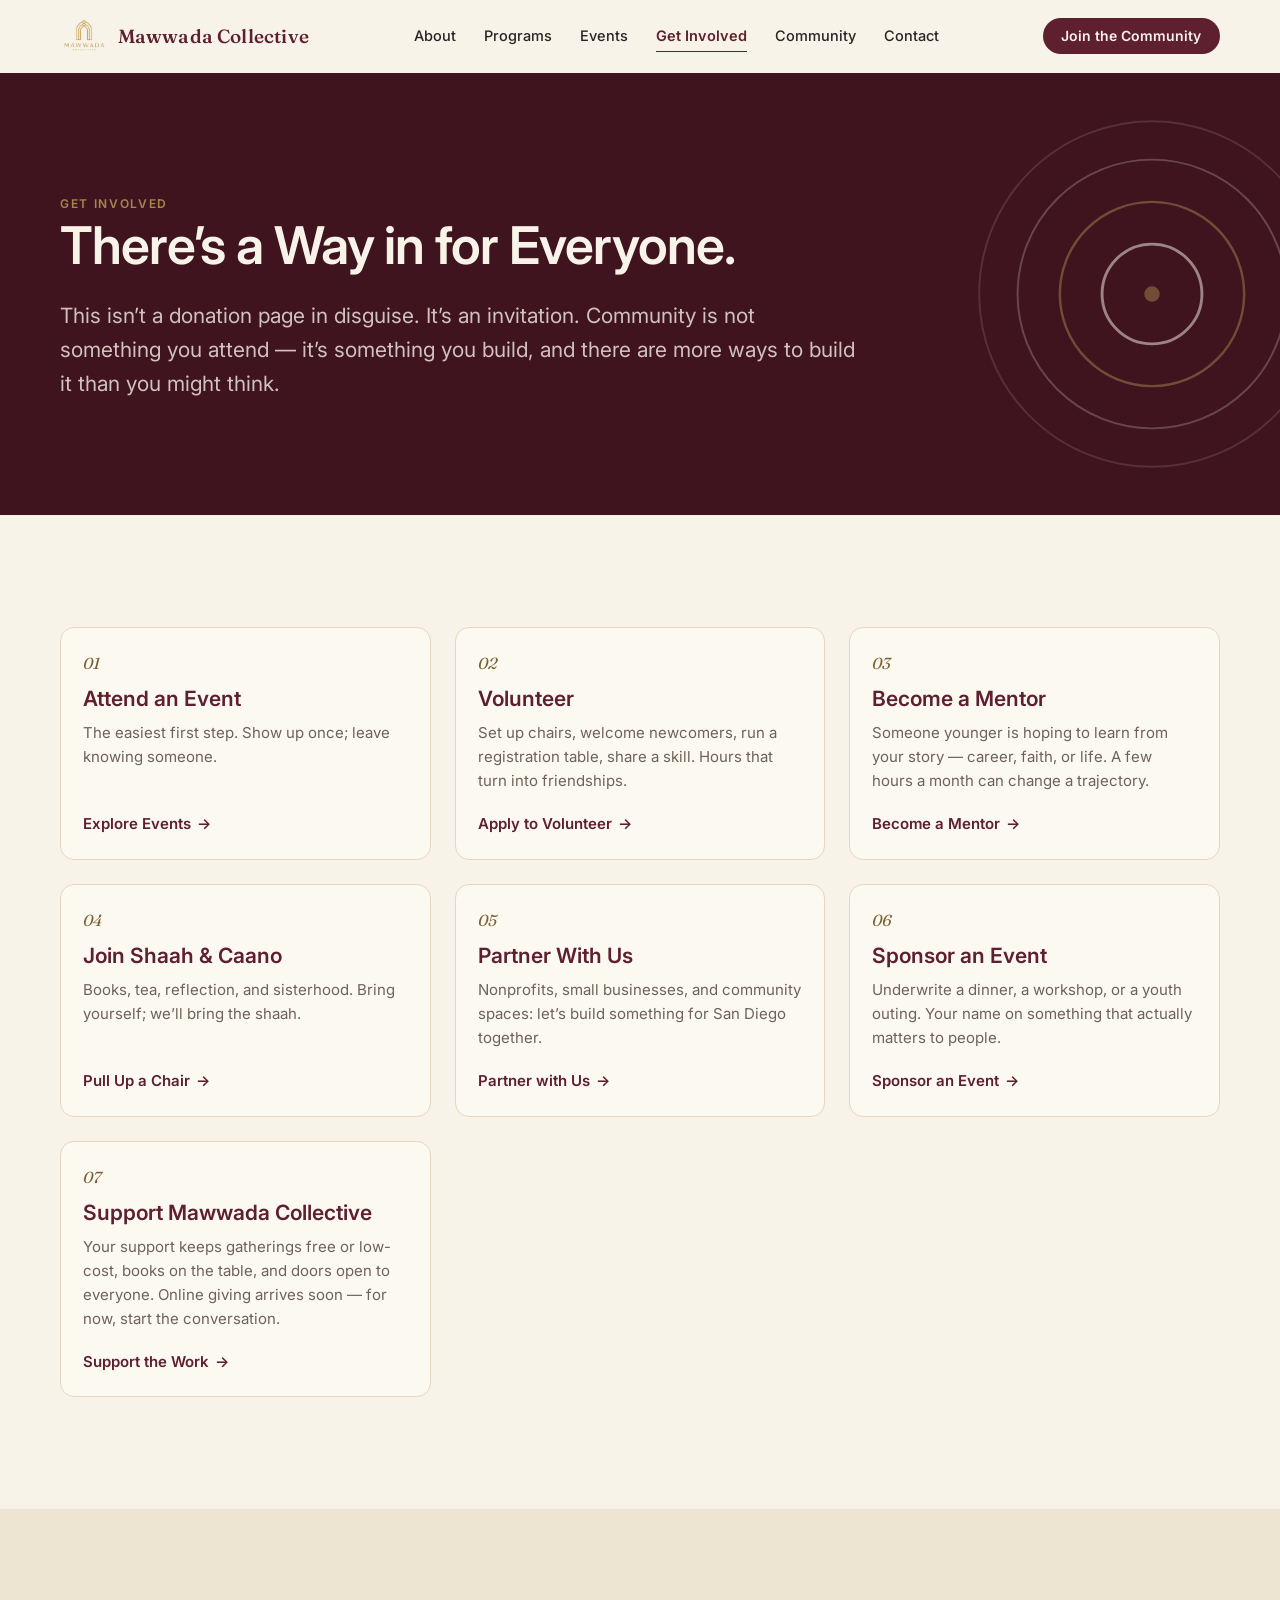
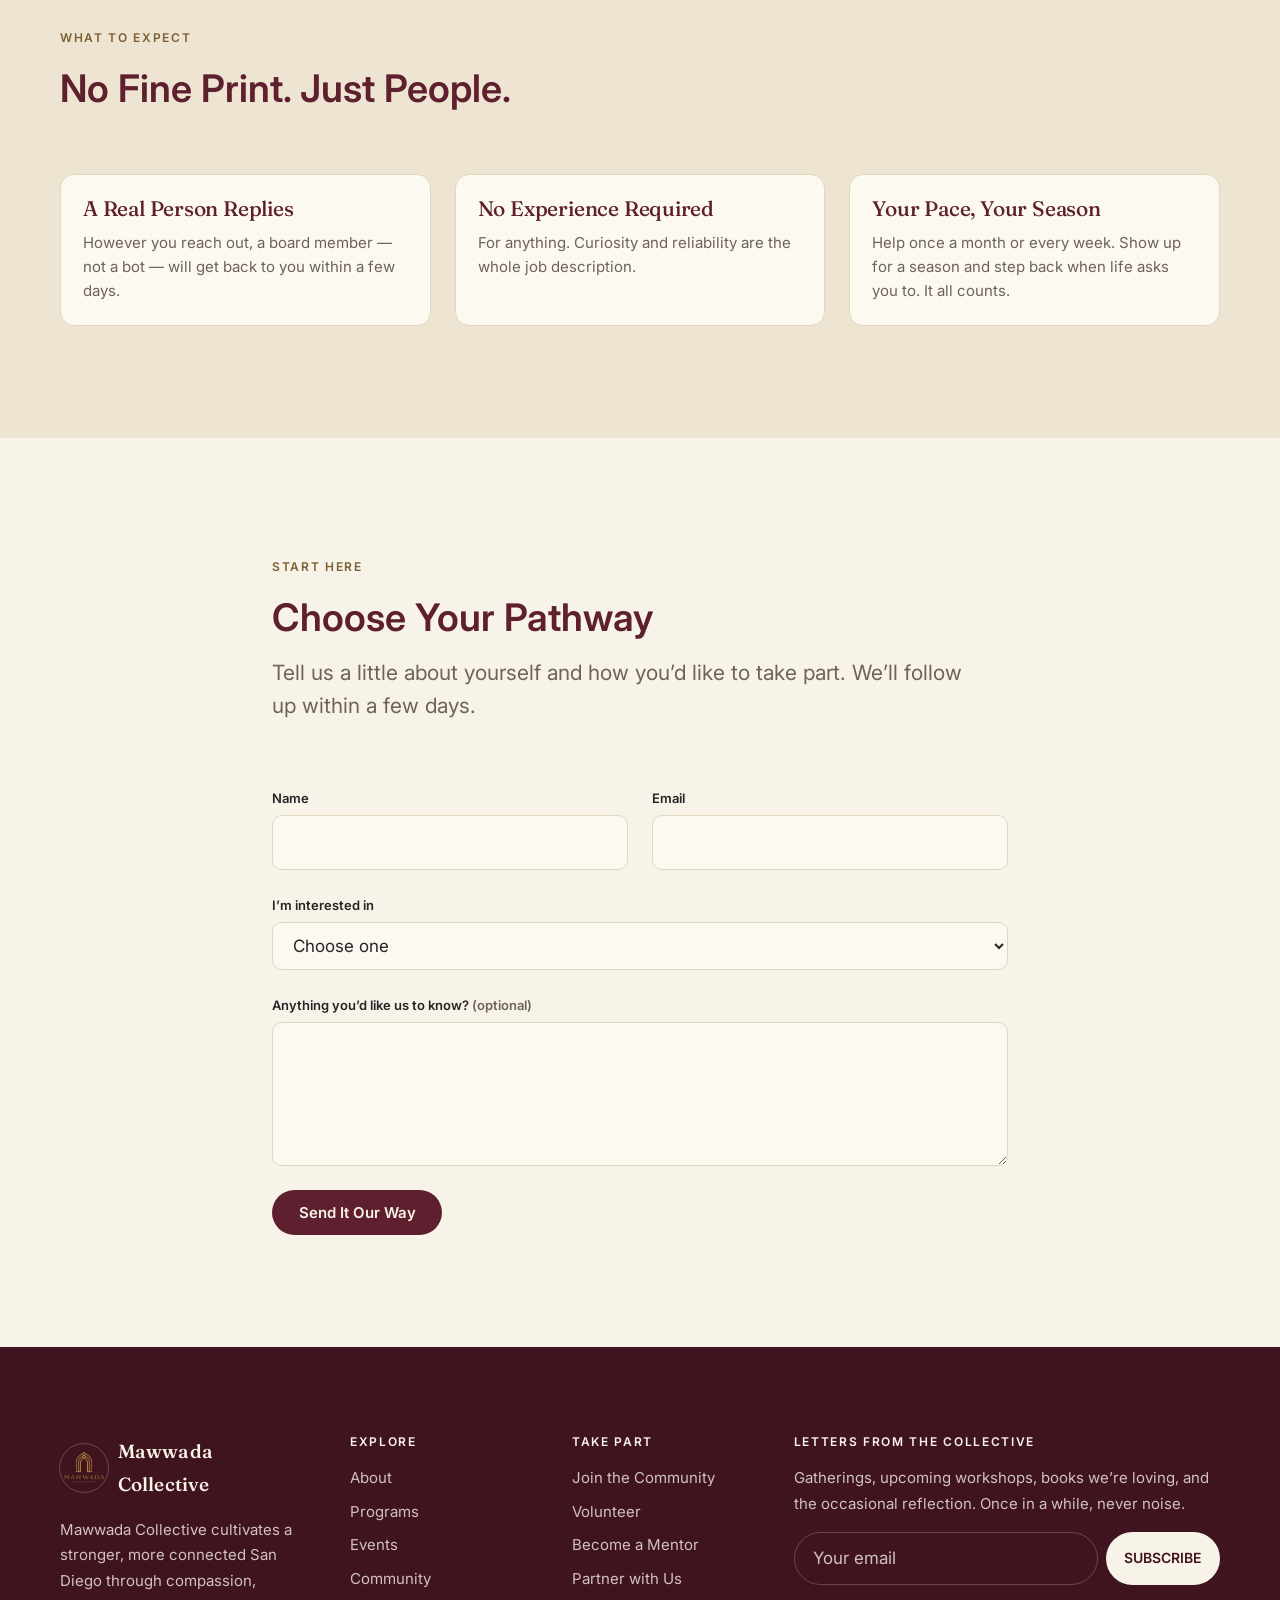
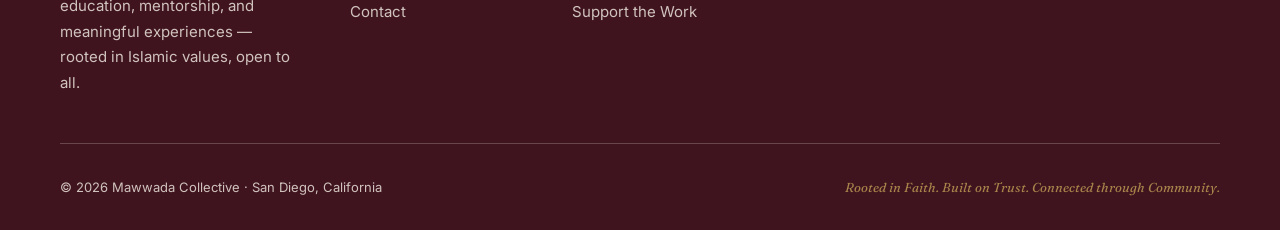
<file: get-involved.html>
<!DOCTYPE html>
<html lang="en">
<head>
  <meta charset="UTF-8">
  <meta name="viewport" content="width=device-width, initial-scale=1.0, viewport-fit=cover">
  <meta name="theme-color" content="#f8f3e9">
  <title>Get Involved — Mawwada Collective · San Diego</title>
  <meta name="description" content="Attend, volunteer, mentor, join the book club, partner, sponsor, or support — there's a way in for everyone at Mawwada Collective.">
  <link rel="canonical" href="https://mawwadacollective.org/get-involved">
  <meta property="og:type" content="website">
  <meta property="og:title" content="Get Involved — Mawwada Collective · San Diego">
  <meta property="og:description" content="Attend, volunteer, mentor, join the book club, partner, sponsor, or support — there's a way in for everyone.">
  <meta property="og:url" content="https://mawwadacollective.org/get-involved">
  <meta property="og:image" content="https://mawwadacollective.org/assets/img/og-image.png">
  <link rel="icon" type="image/svg+xml" href="assets/img/favicon.svg">
  <link rel="apple-touch-icon" href="assets/img/apple-touch-icon.png">
  <link rel="preconnect" href="https://fonts.googleapis.com">
  <link rel="preconnect" href="https://fonts.gstatic.com" crossorigin>
  <link href="https://fonts.googleapis.com/css2?family=Fraunces:ital,opsz,wght@0,9..144,300..700;1,9..144,300..700&family=Inter:wght@400;500;600;700&family=Amiri:wght@400;700&display=swap" rel="stylesheet">
  <link rel="stylesheet" href="assets/css/tokens.css?v=4">
  <link rel="stylesheet" href="assets/css/base.css?v=4">
  <link rel="stylesheet" href="assets/css/components.css?v=4">
</head>
<body>

  <svg width="0" height="0" style="position:absolute" aria-hidden="true">
    <defs>
      <symbol id="motif-rings" viewBox="0 0 200 200">
        <circle cx="100" cy="100" r="26" fill="none" stroke="#5E1F2E" stroke-width="1.5"/>
        <circle cx="100" cy="100" r="48" fill="none" stroke="#A8854B" stroke-width="1.25"/>
        <circle cx="100" cy="100" r="70" fill="none" stroke="#5E1F2E" stroke-width="1" opacity="0.5"/>
        <circle cx="100" cy="100" r="90" fill="none" stroke="#897C73" stroke-width="1" opacity="0.35"/>
        <circle cx="100" cy="100" r="4" fill="#5E1F2E"/>
      </symbol>
      <symbol id="motif-rings-light" viewBox="0 0 200 200">
        <circle cx="100" cy="100" r="26" fill="none" stroke="#F8F3E9" stroke-width="1.5"/>
        <circle cx="100" cy="100" r="48" fill="none" stroke="#A8854B" stroke-width="1.25"/>
        <circle cx="100" cy="100" r="70" fill="none" stroke="#F8F3E9" stroke-width="1" opacity="0.45"/>
        <circle cx="100" cy="100" r="90" fill="none" stroke="#F8F3E9" stroke-width="1" opacity="0.25"/>
        <circle cx="100" cy="100" r="4" fill="#A8854B"/>
      </symbol>
      <symbol id="motif-horizon" viewBox="0 0 200 140">
        <path d="M20 96 H180" fill="none" stroke="#5E1F2E" stroke-width="1.5"/>
        <path d="M64 96 a36 36 0 0 1 72 0" fill="none" stroke="#5E1F2E" stroke-width="1.5"/>
        <circle cx="44" cy="87" r="5" fill="none" stroke="#A8854B" stroke-width="1.25"/>
        <circle cx="158" cy="87" r="5" fill="none" stroke="#A8854B" stroke-width="1.25"/>
        <circle cx="100" cy="34" r="3.5" fill="#A8854B"/>
      </symbol>
    </defs>
  </svg>

  <a class="skip-link" href="#main">Skip to content</a>

  <header class="site-header" data-header>
    <div class="container header-inner">
      <a class="wordmark" href="index.html" aria-label="Mawwada Collective — home">
        <img class="wordmark__mark" src="assets/img/mawwada-logo-v8-transparent.png" alt="" width="48" height="48">
        Mawwada Collective
      </a>
      <nav class="nav" aria-label="Primary">
        <a href="about.html">About</a>
        <a href="programs.html">Programs</a>
        <a href="events.html">Events</a>
        <a href="get-involved.html" aria-current="page">Get Involved</a>
        <a href="community.html">Community</a>
        <a href="contact.html">Contact</a>
      </nav>
      <div class="header-cta">
        <a class="btn btn--primary btn--sm" href="#form">Join the Community</a>
      </div>
      <button class="nav-toggle" type="button" aria-expanded="false" aria-controls="nav-drawer" aria-label="Open menu">
        <span></span><span></span><span></span>
      </button>
    </div>
  </header>

  <div class="drawer-overlay" hidden></div>
  <nav class="nav-drawer" id="nav-drawer" aria-label="Mobile" hidden>
    <a href="index.html">Home</a>
    <a href="about.html">About</a>
    <a href="programs.html">Programs</a>
    <a href="events.html">Events</a>
    <a href="get-involved.html" aria-current="page">Get Involved</a>
    <a href="community.html">Community</a>
    <a href="contact.html">Contact</a>
    <a class="btn btn--primary" href="#form">Join the Community</a>
  </nav>

  <main id="main">

    <section class="page-hero">
      <svg class="page-hero__motif" viewBox="0 0 200 200" aria-hidden="true"><use href="#motif-rings-light"></use></svg>
      <div class="container">
        <span class="eyebrow reveal">Get involved</span>
        <h1 class="reveal">There&rsquo;s a Way in for Everyone.</h1>
        <p class="lede reveal">This isn&rsquo;t a donation page in disguise. It&rsquo;s an invitation. Community is not something you attend — it&rsquo;s something you build, and there are more ways to build it than you might think.</p>
      </div>
    </section>

    <!-- Seven pathways -->
    <section class="section" aria-label="Ways to get involved">
      <div class="container">
        <div class="grid grid--3 pathways" data-stagger>
          <article class="card pathway-card reveal">
            <h3>Attend an Event</h3>
            <p>The easiest first step. Show up once; leave knowing someone.</p>
            <a class="link-arrow" href="events.html">Explore Events</a>
          </article>
          <article class="card pathway-card reveal">
            <h3>Volunteer</h3>
            <p>Set up chairs, welcome newcomers, run a registration table, share a skill. Hours that turn into friendships.</p>
            <a class="link-arrow" href="get-involved.html?interest=volunteering#form">Apply to Volunteer</a>
          </article>
          <article class="card pathway-card reveal">
            <h3>Become a Mentor</h3>
            <p>Someone younger is hoping to learn from your story — career, faith, or life. A few hours a month can change a trajectory.</p>
            <a class="link-arrow" href="get-involved.html?interest=mentorship#form">Become a Mentor</a>
          </article>
          <article class="card pathway-card reveal">
            <h3>Join Shaah &amp; Caano</h3>
            <p>Books, tea, reflection, and sisterhood. Bring yourself; we&rsquo;ll bring the shaah.</p>
            <a class="link-arrow" href="get-involved.html?interest=shaah-caano#form">Pull Up a Chair</a>
          </article>
          <article class="card pathway-card reveal">
            <h3>Partner With Us</h3>
            <p>Nonprofits, small businesses, and community spaces: let&rsquo;s build something for San Diego together.</p>
            <a class="link-arrow" href="get-involved.html?interest=partnership#form">Partner with Us</a>
          </article>
          <article class="card pathway-card reveal">
            <h3>Sponsor an Event</h3>
            <p>Underwrite a dinner, a workshop, or a youth outing. Your name on something that actually matters to people.</p>
            <a class="link-arrow" href="get-involved.html?interest=sponsorship#form">Sponsor an Event</a>
          </article>
          <article class="card pathway-card reveal">
            <h3>Support Mawwada Collective</h3>
            <p>Your support keeps gatherings free or low-cost, books on the table, and doors open to everyone. Online giving arrives soon — for now, start the conversation.</p>
            <a class="link-arrow" href="get-involved.html?interest=supporting#form">Support the Work</a>
          </article>
        </div>
      </div>
    </section>

    <!-- What to expect -->
    <section class="section section--tint" aria-labelledby="expect-heading">
      <div class="container">
        <div class="section-head">
          <span class="eyebrow reveal">What to expect</span>
          <h2 id="expect-heading" class="reveal">No Fine Print. Just People.</h2>
        </div>
        <div class="grid grid--3" data-stagger>
          <article class="card reveal">
            <h3>A Real Person Replies</h3>
            <p>However you reach out, a board member — not a bot — will get back to you within a few days.</p>
          </article>
          <article class="card reveal">
            <h3>No Experience Required</h3>
            <p>For anything. Curiosity and reliability are the whole job description.</p>
          </article>
          <article class="card reveal">
            <h3>Your Pace, Your Season</h3>
            <p>Help once a month or every week. Show up for a season and step back when life asks you to. It all counts.</p>
          </article>
        </div>
      </div>
    </section>

    <!-- Inquiry form -->
    <section class="section" id="form" aria-labelledby="form-heading">
      <div class="container container--narrow">
        <div class="section-head">
          <span class="eyebrow reveal">Start here</span>
          <h2 id="form-heading" class="reveal">Choose Your Pathway</h2>
          <p class="lede reveal">Tell us a little about yourself and how you&rsquo;d like to take part. We&rsquo;ll follow up within a few days.</p>
        </div>

        <form class="form reveal" data-form action="#" aria-label="Get involved inquiry">
          <div class="form-row">
            <div class="field">
              <label for="gi-name">Name</label>
              <input id="gi-name" name="name" type="text" autocomplete="name" required>
            </div>
            <div class="field">
              <label for="gi-email">Email</label>
              <input id="gi-email" name="email" type="email" autocomplete="email" required>
            </div>
          </div>
          <div class="field">
            <label for="gi-interest">I&rsquo;m interested in</label>
            <select id="gi-interest" name="interest" data-preselect="interest" required>
              <option value="" disabled selected>Choose one</option>
              <option value="attending">Attending an event</option>
              <option value="volunteering">Volunteering</option>
              <option value="mentorship">Mentorship — becoming a mentor or finding one</option>
              <option value="shaah-caano">Joining Shaah &amp; Caano</option>
              <option value="partnership">Partnering with Mawwada Collective</option>
              <option value="sponsorship">Sponsoring an event</option>
              <option value="supporting">Supporting the organization</option>
            </select>
          </div>
          <div class="field">
            <label for="gi-message">Anything you&rsquo;d like us to know? <span class="hint">(optional)</span></label>
            <textarea id="gi-message" name="message"></textarea>
          </div>
          <div>
            <button class="btn btn--primary" type="submit">Send It Our Way</button>
          </div>
        </form>

        <div class="form-success" data-form-success hidden role="status">
          <svg viewBox="0 0 200 200" aria-hidden="true"><use href="#motif-rings"></use></svg>
          <h3>Thank you.</h3>
          <p>You&rsquo;ve reached a real person. We&rsquo;ll be in touch within a few days.</p>
        </div>
      </div>
    </section>

  </main>

  <footer class="site-footer">
    <div class="container">
      <div class="footer-grid">
        <div>
          <a class="wordmark" href="index.html" aria-label="Mawwada Collective — home">
            <img class="wordmark__mark" src="assets/img/mawwada-logo-v8-transparent.png" alt="" width="48" height="48">
            Mawwada Collective
          </a>
          <p class="footer-mission">Mawwada Collective cultivates a stronger, more connected San Diego through compassion, education, mentorship, and meaningful experiences — rooted in Islamic values, open to all.</p>
        </div>
        <div>
          <h2 class="footer-heading">Explore</h2>
          <div class="footer-links">
            <a href="about.html">About</a>
            <a href="programs.html">Programs</a>
            <a href="events.html">Events</a>
            <a href="community.html">Community</a>
            <a href="contact.html">Contact</a>
          </div>
        </div>
        <div>
          <h2 class="footer-heading">Take part</h2>
          <div class="footer-links">
            <a href="get-involved.html">Join the Community</a>
            <a href="get-involved.html?interest=volunteering#form">Volunteer</a>
            <a href="get-involved.html?interest=mentorship#form">Become a Mentor</a>
            <a href="get-involved.html?interest=partnership#form">Partner with Us</a>
            <a href="get-involved.html?interest=supporting#form">Support the Work</a>
          </div>
        </div>
        <div class="newsletter">
          <h2 class="footer-heading">Letters from the Collective</h2>
          <p>Gatherings, upcoming workshops, books we&rsquo;re loving, and the occasional reflection. Once in a while, never noise.</p>
          <form data-form action="#">
            <label class="visually-hidden" for="newsletter-email">Your email</label>
            <input id="newsletter-email" type="email" name="email" placeholder="Your email" required>
            <button class="btn btn--light btn--sm" type="submit">SUBSCRIBE</button>
          </form>
          <p class="form-note" data-form-success hidden>You&rsquo;re in. Letters arrive once in a while — never noise.</p>
        </div>
      </div>
      <div class="footer-bottom">
        <span>© <span data-year>2026</span> Mawwada Collective · San Diego, California</span>
        <span class="tagline">Rooted in Faith. Built on Trust. Connected through Community.</span>
      </div>
    </div>
  </footer>

  <script src="assets/js/render.js" defer></script>
  <script src="assets/js/main.js" defer></script>
</body>
</html>
</file>
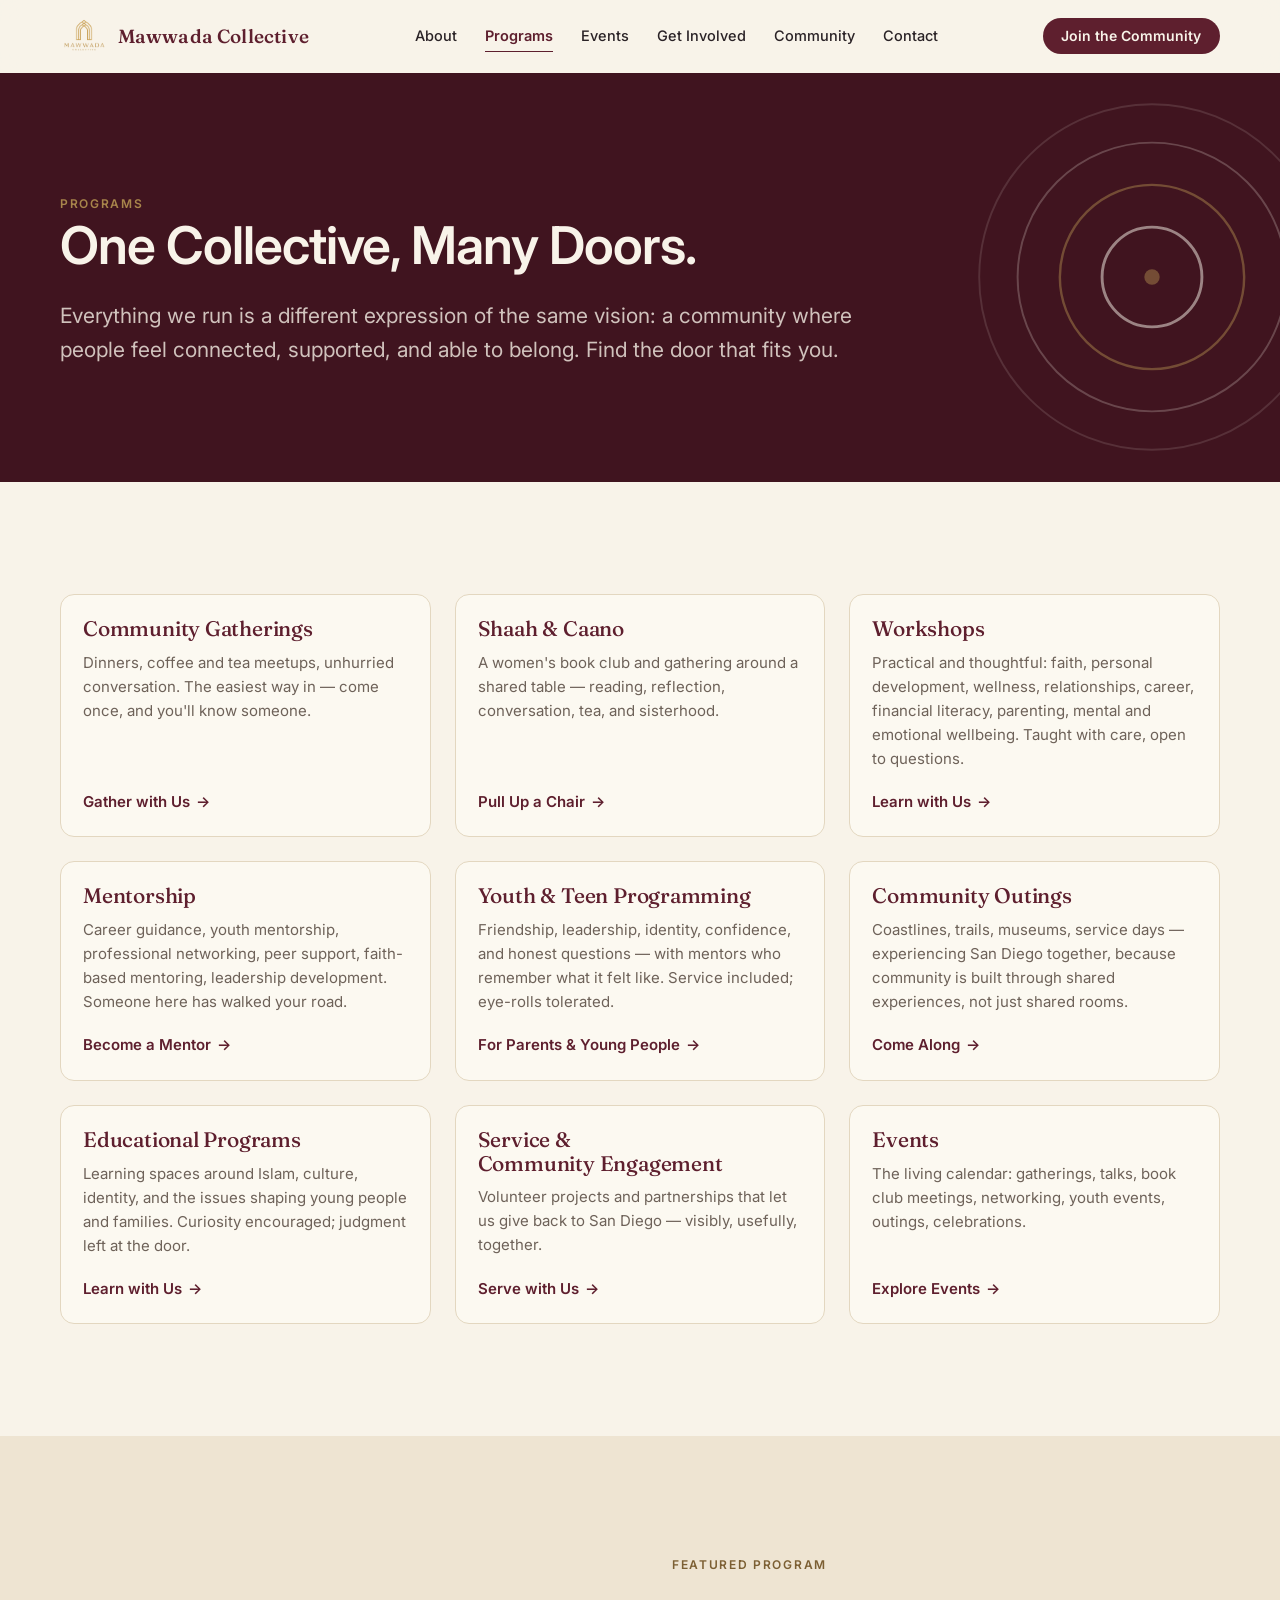
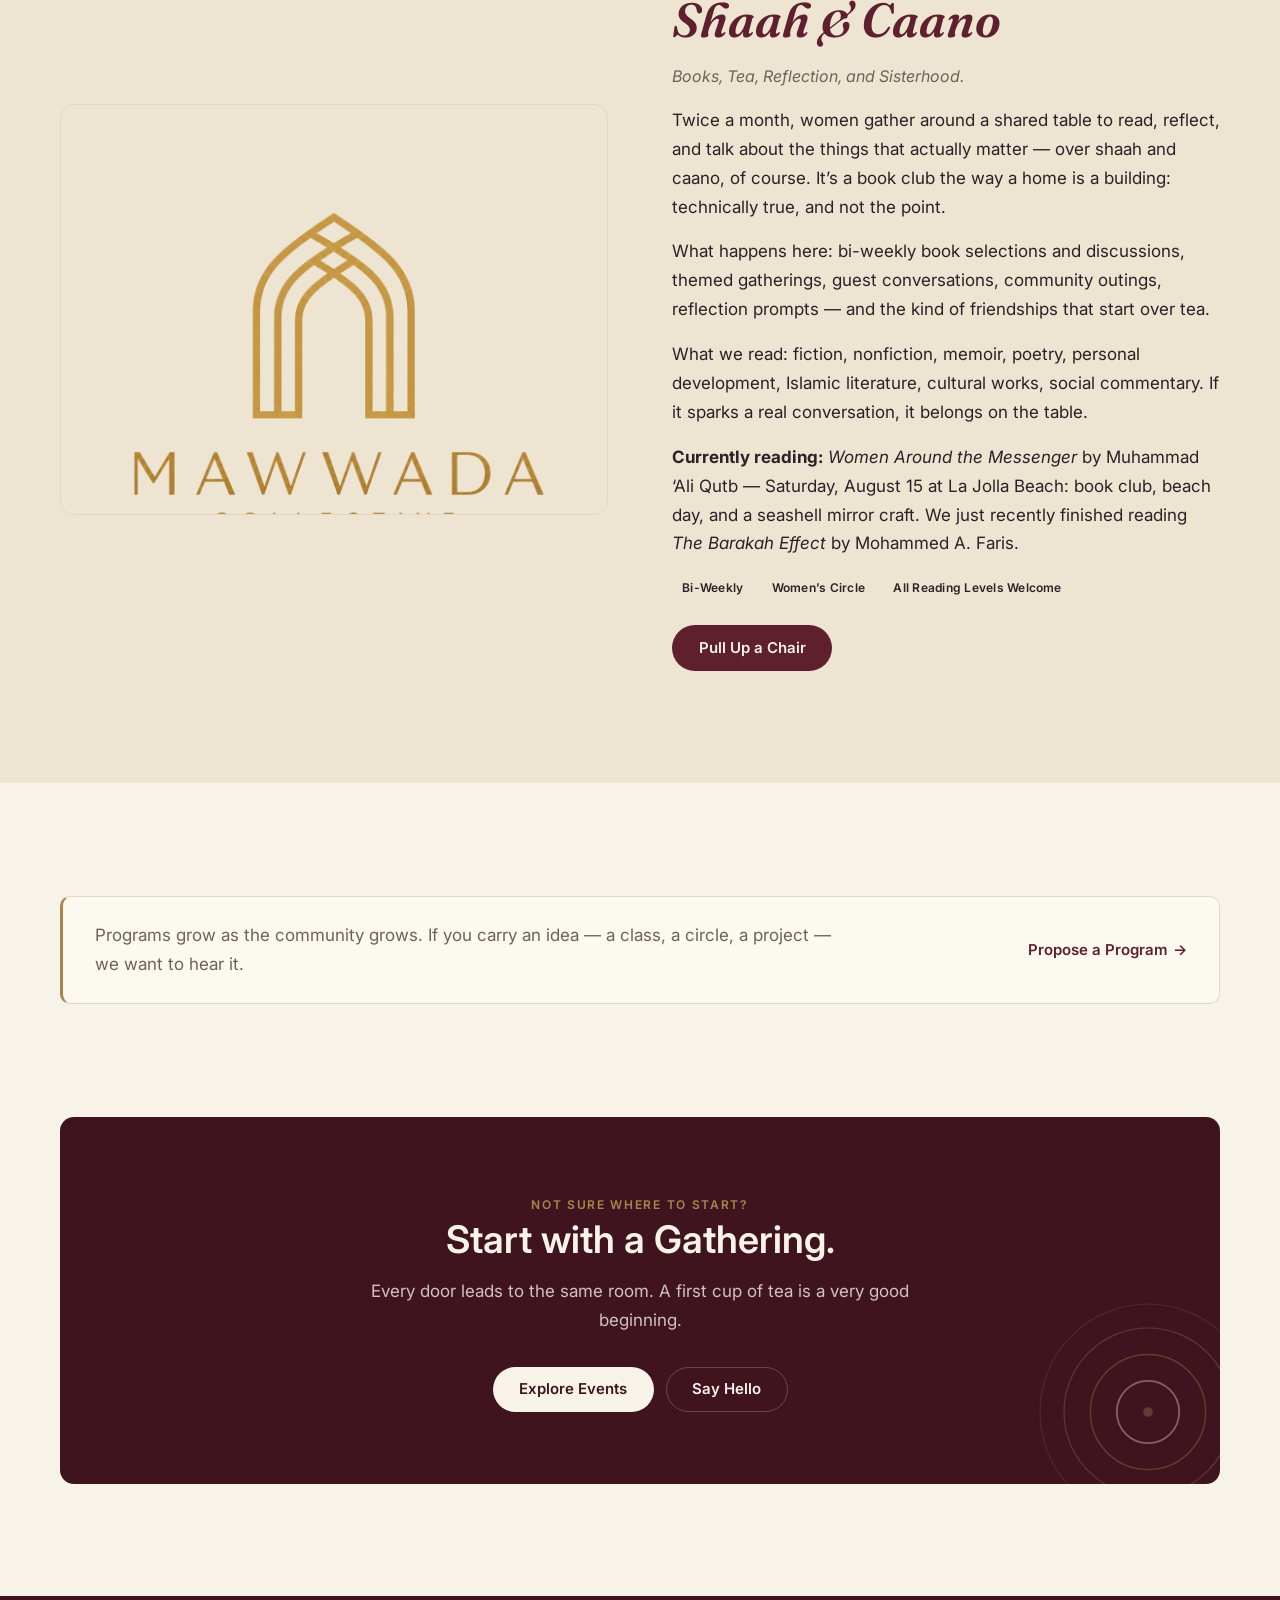
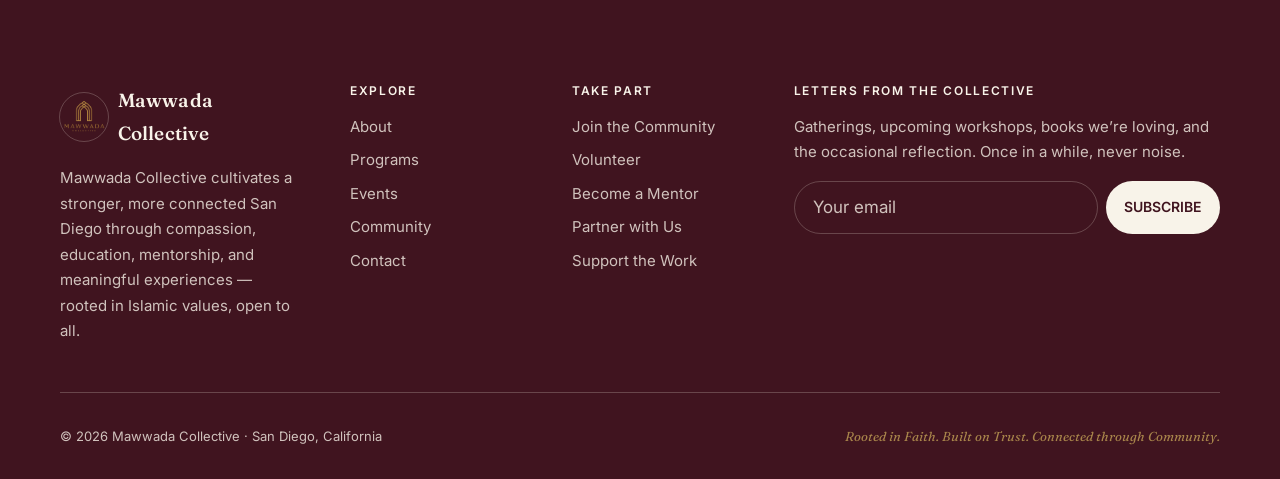
<file: programs.html>
<!DOCTYPE html>
<html lang="en">
<head>
  <meta charset="UTF-8">
  <meta name="viewport" content="width=device-width, initial-scale=1.0, viewport-fit=cover">
  <meta name="theme-color" content="#f8f3e9">
  <title>Programs — Mawwada Collective · San Diego</title>
  <meta name="description" content="Gatherings, the Shaah & Caano book club, workshops, mentorship, youth programming, outings, service, and events in San Diego — one collective, many doors.">
  <link rel="canonical" href="https://mawwadacollective.org/programs">
  <meta property="og:type" content="website">
  <meta property="og:title" content="Programs — Mawwada Collective · San Diego">
  <meta property="og:description" content="Gatherings, the Shaah & Caano book club, workshops, mentorship, youth programming, outings, service, and events — one collective, many doors.">
  <meta property="og:url" content="https://mawwadacollective.org/programs">
  <meta property="og:image" content="https://mawwadacollective.org/assets/img/og-image.png">
  <link rel="icon" type="image/svg+xml" href="assets/img/favicon.svg">
  <link rel="apple-touch-icon" href="assets/img/apple-touch-icon.png">
  <link rel="preconnect" href="https://fonts.googleapis.com">
  <link rel="preconnect" href="https://fonts.gstatic.com" crossorigin>
  <link href="https://fonts.googleapis.com/css2?family=Fraunces:ital,opsz,wght@0,9..144,300..700;1,9..144,300..700&family=Inter:wght@400;500;600;700&family=Amiri:wght@400;700&display=swap" rel="stylesheet">
  <link rel="stylesheet" href="assets/css/tokens.css?v=4">
  <link rel="stylesheet" href="assets/css/base.css?v=4">
  <link rel="stylesheet" href="assets/css/components.css?v=4">
</head>
<body>

  <svg width="0" height="0" style="position:absolute" aria-hidden="true">
    <defs>
      <symbol id="motif-rings" viewBox="0 0 200 200">
        <circle cx="100" cy="100" r="26" fill="none" stroke="#5E1F2E" stroke-width="1.5"/>
        <circle cx="100" cy="100" r="48" fill="none" stroke="#A8854B" stroke-width="1.25"/>
        <circle cx="100" cy="100" r="70" fill="none" stroke="#5E1F2E" stroke-width="1" opacity="0.5"/>
        <circle cx="100" cy="100" r="90" fill="none" stroke="#897C73" stroke-width="1" opacity="0.35"/>
        <circle cx="100" cy="100" r="4" fill="#5E1F2E"/>
      </symbol>
      <symbol id="motif-rings-light" viewBox="0 0 200 200">
        <circle cx="100" cy="100" r="26" fill="none" stroke="#F8F3E9" stroke-width="1.5"/>
        <circle cx="100" cy="100" r="48" fill="none" stroke="#A8854B" stroke-width="1.25"/>
        <circle cx="100" cy="100" r="70" fill="none" stroke="#F8F3E9" stroke-width="1" opacity="0.45"/>
        <circle cx="100" cy="100" r="90" fill="none" stroke="#F8F3E9" stroke-width="1" opacity="0.25"/>
        <circle cx="100" cy="100" r="4" fill="#A8854B"/>
      </symbol>
      <symbol id="motif-horizon" viewBox="0 0 200 140">
        <path d="M20 96 H180" fill="none" stroke="#5E1F2E" stroke-width="1.5"/>
        <path d="M64 96 a36 36 0 0 1 72 0" fill="none" stroke="#5E1F2E" stroke-width="1.5"/>
        <circle cx="44" cy="87" r="5" fill="none" stroke="#A8854B" stroke-width="1.25"/>
        <circle cx="158" cy="87" r="5" fill="none" stroke="#A8854B" stroke-width="1.25"/>
        <circle cx="100" cy="34" r="3.5" fill="#A8854B"/>
      </symbol>
    </defs>
  </svg>

  <a class="skip-link" href="#main">Skip to content</a>

  <header class="site-header" data-header>
    <div class="container header-inner">
      <a class="wordmark" href="index.html" aria-label="Mawwada Collective — home">
        <img class="wordmark__mark" src="assets/img/mawwada-logo-v8-transparent.png" alt="" width="48" height="48">
        Mawwada Collective
      </a>
      <nav class="nav" aria-label="Primary">
        <a href="about.html">About</a>
        <a href="programs.html" aria-current="page">Programs</a>
        <a href="events.html">Events</a>
        <a href="get-involved.html">Get Involved</a>
        <a href="community.html">Community</a>
        <a href="contact.html">Contact</a>
      </nav>
      <div class="header-cta">
        <a class="btn btn--primary btn--sm" href="get-involved.html">Join the Community</a>
      </div>
      <button class="nav-toggle" type="button" aria-expanded="false" aria-controls="nav-drawer" aria-label="Open menu">
        <span></span><span></span><span></span>
      </button>
    </div>
  </header>

  <div class="drawer-overlay" hidden></div>
  <nav class="nav-drawer" id="nav-drawer" aria-label="Mobile" hidden>
    <a href="index.html">Home</a>
    <a href="about.html">About</a>
    <a href="programs.html" aria-current="page">Programs</a>
    <a href="events.html">Events</a>
    <a href="get-involved.html">Get Involved</a>
    <a href="community.html">Community</a>
    <a href="contact.html">Contact</a>
    <a class="btn btn--primary" href="get-involved.html">Join the Community</a>
  </nav>

  <main id="main">

    <section class="page-hero">
      <svg class="page-hero__motif" viewBox="0 0 200 200" aria-hidden="true"><use href="#motif-rings-light"></use></svg>
      <div class="container">
        <span class="eyebrow reveal">Programs</span>
        <h1 class="reveal">One Collective, Many Doors.</h1>
        <p class="lede reveal">Everything we run is a different expression of the same vision: a community where people feel connected, supported, and able to belong. Find the door that fits you.</p>
      </div>
    </section>

    <!-- Program cards (Shaah & Caano gets its own spotlight below) -->
    <section class="section" aria-label="Program areas">
      <div class="container">
        <div class="grid grid--3" data-render="programs" data-mode="all" data-stagger></div>
      </div>
    </section>

    <!-- Shaah & Caano spotlight -->
    <section class="section section--tint" id="shaah-caano" aria-labelledby="shaah-heading">
      <div class="container feature">
        <div class="reveal">
          <div class="art-panel art-panel--logo">
            <img src="assets/img/mawwada-logo-v8-transparent.png" alt="Mawwada Collective logo" loading="lazy">
          </div>
        </div>
        <div class="feature__body">
          <span class="eyebrow reveal">Featured program</span>
          <h2 id="shaah-heading" class="feature__lockup reveal">Shaah &amp; Caano</h2>
          <p class="word-gloss reveal" style="font-size: 1rem">Books, Tea, Reflection, and Sisterhood.</p>
          <p class="reveal">Twice a month, women gather around a shared table to read, reflect, and talk about the things that actually matter — over shaah and caano, of course. It&rsquo;s a book club the way a home is a building: technically true, and not the point.</p>
          <p class="reveal">What happens here: bi-weekly book selections and discussions, themed gatherings, guest conversations, community outings, reflection prompts — and the kind of friendships that start over tea.</p>
          <p class="reveal">What we read: fiction, nonfiction, memoir, poetry, personal development, Islamic literature, cultural works, social commentary. If it sparks a real conversation, it belongs on the table.</p>
          <p class="reveal"><strong>Currently reading:</strong> <em>Women Around the Messenger</em> by Muhammad &lsquo;Ali Qutb — Saturday, August 15 at La Jolla Beach: book club, beach day, and a seashell mirror craft. We just recently finished reading <em>The Barakah Effect</em>&nbsp;by Mohammed A. Faris.</p>
          <div class="feature__details reveal">
            <span class="pill">Bi-Weekly</span>
            <span class="pill">Women&rsquo;s Circle</span>
            <span class="pill">All Reading Levels Welcome</span>
          </div>
          <div class="btn-row reveal">
            <a class="btn btn--primary" href="get-involved.html?interest=shaah-caano#form">Pull Up a Chair</a>
          </div>
        </div>
      </div>
    </section>

    <!-- Propose a program -->
    <section class="section" aria-label="Propose a program">
      <div class="container">
        <div class="callout-card reveal">
          <p>Programs grow as the community grows. If you carry an idea — a class, a circle, a project — we want to hear it.</p>
          <a class="link-arrow" href="contact.html?type=general#form">Propose a Program</a>
        </div>
      </div>
    </section>

    <!-- CTA -->
    <section class="section" style="padding-top: 0" aria-labelledby="programs-cta-heading">
      <div class="container">
        <div class="cta-band reveal">
          <svg class="cta-band__motif" viewBox="0 0 200 200" aria-hidden="true"><use href="#motif-rings-light"></use></svg>
          <span class="eyebrow">Not sure where to start?</span>
          <h2 id="programs-cta-heading">Start with a Gathering.</h2>
          <p>Every door leads to the same room. A first cup of tea is a very good beginning.</p>
          <div class="btn-row">
            <a class="btn btn--light" href="events.html">Explore Events</a>
            <a class="btn btn--ghost-light" href="contact.html">Say Hello</a>
          </div>
        </div>
      </div>
    </section>

  </main>

  <footer class="site-footer">
    <div class="container">
      <div class="footer-grid">
        <div>
          <a class="wordmark" href="index.html" aria-label="Mawwada Collective — home">
            <img class="wordmark__mark" src="assets/img/mawwada-logo-v8-transparent.png" alt="" width="48" height="48">
            Mawwada Collective
          </a>
          <p class="footer-mission">Mawwada Collective cultivates a stronger, more connected San Diego through compassion, education, mentorship, and meaningful experiences — rooted in Islamic values, open to all.</p>
        </div>
        <div>
          <h2 class="footer-heading">Explore</h2>
          <div class="footer-links">
            <a href="about.html">About</a>
            <a href="programs.html">Programs</a>
            <a href="events.html">Events</a>
            <a href="community.html">Community</a>
            <a href="contact.html">Contact</a>
          </div>
        </div>
        <div>
          <h2 class="footer-heading">Take part</h2>
          <div class="footer-links">
            <a href="get-involved.html">Join the Community</a>
            <a href="get-involved.html?interest=volunteering#form">Volunteer</a>
            <a href="get-involved.html?interest=mentorship#form">Become a Mentor</a>
            <a href="get-involved.html?interest=partnership#form">Partner with Us</a>
            <a href="get-involved.html?interest=supporting#form">Support the Work</a>
          </div>
        </div>
        <div class="newsletter">
          <h2 class="footer-heading">Letters from the Collective</h2>
          <p>Gatherings, upcoming workshops, books we&rsquo;re loving, and the occasional reflection. Once in a while, never noise.</p>
          <form data-form action="#">
            <label class="visually-hidden" for="newsletter-email">Your email</label>
            <input id="newsletter-email" type="email" name="email" placeholder="Your email" required>
            <button class="btn btn--light btn--sm" type="submit">SUBSCRIBE</button>
          </form>
          <p class="form-note" data-form-success hidden>You&rsquo;re in. Letters arrive once in a while — never noise.</p>
        </div>
      </div>
      <div class="footer-bottom">
        <span>© <span data-year>2026</span> Mawwada Collective · San Diego, California</span>
        <span class="tagline">Rooted in Faith. Built on Trust. Connected through Community.</span>
      </div>
    </div>
  </footer>

  <script src="assets/js/data/programs.js" defer></script>
  <script src="assets/js/render.js" defer></script>
  <script src="assets/js/main.js" defer></script>
</body>
</html>
</file>
<file: assets/css/tokens.css>
/* ==========================================================================
   Mawwada Collective — design tokens
   Single source of truth for color, type, space, shape, and motion.
   ========================================================================== */

:root {
  /* Color — brand */
  --oxblood: #40141f;        /* depth: page heroes, footer, CTA bands */
  --burgundy: #5e1f2e;       /* primary: headlines, key CTAs */
  --burgundy-deep: #4a1824;  /* primary hover */
  --ivory: #f8f3e9;          /* ground: main background */
  --beige: #eee4d2;          /* shift: alternating sections */
  --cream-card: #fcf9f1;     /* card surface on ivory */
  --card-line: #e3d7c0;      /* hairline borders on light */
  --brass: #a8854b;          /* accent: decorative, large, on dark */
  --brass-deep: #7c5f33;     /* accent text on light (WCAG AA) */
  --charcoal: #2a2226;       /* body text */
  --warm-gray: #6e6259;      /* meta text (AA on ivory) */
  --warm-gray-decor: #897c73;/* decorative only */

  /* Color — semantic on dark surfaces */
  --on-deep: #f8f3e9;
  --on-deep-soft: rgba(248, 243, 233, 0.78);
  --on-deep-line: rgba(248, 243, 233, 0.22);

  /* Typography */
  --font-serif: "Fraunces", Georgia, "Times New Roman", serif;
  --font-sans: "Inter", -apple-system, BlinkMacSystemFont, "Segoe UI", sans-serif;
  --font-arabic: "Amiri", "Traditional Arabic", serif;

  --text-display: clamp(2.75rem, 6vw, 4.25rem);
  --text-h1: clamp(2.25rem, 4.6vw, 3.25rem);
  --text-h2: clamp(1.75rem, 3.4vw, 2.375rem);
  --text-h3: clamp(1.25rem, 2.2vw, 1.5rem);
  --text-body: 1.0625rem;
  --text-lede: clamp(1.125rem, 1.8vw, 1.3125rem);
  --text-meta: 0.8125rem;

  /* Space */
  --space-1: 0.5rem;
  --space-2: 0.75rem;
  --space-3: 1rem;
  --space-4: 1.5rem;
  --space-5: 2rem;
  --space-6: 3rem;
  --section-pad: clamp(4rem, 9vw, 7rem);
  --container: 72.5rem; /* 1160px */
  --container-narrow: 46rem;
  --gutter: 1.5rem;

  /* Shape */
  --radius: 14px;
  --radius-sm: 10px;
  --radius-pill: 999px;

  /* Motion */
  --ease: cubic-bezier(0.22, 0.61, 0.36, 1);
  --dur: 240ms;

  /* Layering */
  --z-header: 100;
  --z-drawer: 200;
}
</file>
<file: assets/css/base.css>
/* ==========================================================================
   Mawwada Collective — base
   Reset, document defaults, typography, and layout primitives.
   ========================================================================== */

*,
*::before,
*::after {
  box-sizing: border-box;
}

html {
  scroll-behavior: smooth;
}

body {
  margin: 0;
  background: var(--ivory);
  color: var(--charcoal);
  font-family: var(--font-sans);
  font-size: var(--text-body);
  line-height: 1.7;
  -webkit-font-smoothing: antialiased;
  text-rendering: optimizeLegibility;
}

img,
svg {
  display: block;
  max-width: 100%;
}

h1,
h2,
h3,
h4,
p,
ul,
ol,
figure,
blockquote {
  margin: 0;
}

ul,
ol {
  padding: 0;
  list-style: none;
}

a {
  color: var(--burgundy);
  text-decoration-color: rgba(94, 31, 46, 0.35);
  text-underline-offset: 0.18em;
}

a:hover {
  text-decoration-color: currentColor;
}

button {
  font: inherit;
  cursor: pointer;
}

input,
select,
textarea {
  font: inherit;
  color: inherit;
}

/* Visible, keyboard-first focus everywhere */
:focus-visible {
  outline: 2px solid var(--brass);
  outline-offset: 3px;
  border-radius: 4px;
}

/* ---------- typography ---------- */

h1,
h2,
h3,
.serif {
  font-family: var(--font-serif);
  font-weight: 480;
  line-height: 1.14;
  letter-spacing: -0.01em;
  color: var(--burgundy);
  text-wrap: balance;
  font-variant-ligatures: none;
  font-feature-settings: "liga" 0, "clig" 0, "calt" 0, "dlig" 0;
}

h1 {
  font-size: var(--text-h1);
  font-weight: 460;
}

h2 {
  font-size: var(--text-h2);
  font-family: var(--font-sans);
  font-weight: 600;
  letter-spacing: 0;
}

h3 {
  font-size: var(--text-h3);
}

.display {
  font-family: var(--font-serif);
  font-size: var(--text-display);
  font-weight: 440;
  line-height: 1.08;
  letter-spacing: -0.015em;
  color: var(--burgundy);
  text-wrap: balance;
  font-variant-ligatures: none;
  font-feature-settings: "liga" 0, "clig" 0, "calt" 0, "dlig" 0;
}

.arabic {
  font-family: var(--font-arabic);
  direction: rtl;
}

.lede {
  font-size: var(--text-lede);
  line-height: 1.6;
  color: var(--warm-gray);
  max-width: 38em;
}

.eyebrow {
  display: inline-block;
  font-size: 0.75rem;
  font-weight: 600;
  letter-spacing: 0.14em;
  text-transform: uppercase;
  color: var(--brass-deep);
}

.section--deep .eyebrow,
.cta-band .eyebrow,
.page-hero .eyebrow {
  color: var(--brass);
}

.meta {
  font-size: var(--text-meta);
  color: var(--warm-gray);
}

/* ---------- layout primitives ---------- */

.container {
  width: min(100% - (var(--gutter) * 2), var(--container));
  margin-inline: auto;
}

.container--narrow {
  width: min(100% - (var(--gutter) * 2), var(--container-narrow));
  margin-inline: auto;
}

.section {
  padding-block: var(--section-pad);
}

.section--tint {
  background: var(--beige);
}

.section--deep {
  background: var(--oxblood);
  color: var(--on-deep);
}

.section--deep h1,
.section--deep h2,
.section--deep h3,
.section--deep .serif {
  color: var(--on-deep);
}

.section--deep .lede,
.section--deep p {
  color: var(--on-deep-soft);
}

.section + .section {
  border-top: 1px solid transparent; /* keeps rhythm intentional; tinted sections carry the shift */
}

.section-head {
  max-width: 44rem;
  margin-bottom: clamp(2.5rem, 5vw, 4rem);
}

.section-head > * + * {
  margin-top: var(--space-3);
}

.section-head--center {
  margin-inline: auto;
  text-align: center;
}

.grid {
  display: grid;
  gap: 1.5rem;
}

.grid--2 {
  grid-template-columns: repeat(2, minmax(0, 1fr));
}

.grid--3 {
  grid-template-columns: repeat(3, minmax(0, 1fr));
}

.grid--4 {
  grid-template-columns: repeat(4, minmax(0, 1fr));
}

@media (max-width: 60rem) {
  .grid--3,
  .grid--4 {
    grid-template-columns: repeat(2, minmax(0, 1fr));
  }
}

@media (max-width: 40rem) {
  .grid--2,
  .grid--3,
  .grid--4 {
    grid-template-columns: minmax(0, 1fr);
  }
}

/* ---------- skip link ---------- */

.skip-link {
  position: absolute;
  top: -100%;
  left: var(--space-3);
  z-index: calc(var(--z-drawer) + 1);
  background: var(--burgundy);
  color: var(--ivory);
  padding: 0.6em 1.2em;
  border-radius: var(--radius-pill);
  font-size: 0.875rem;
  font-weight: 600;
  text-decoration: none;
  transition: top var(--dur) var(--ease);
}

.skip-link:focus-visible {
  top: var(--space-3);
}

/* ---------- accessibility helpers ---------- */

.visually-hidden {
  position: absolute;
  width: 1px;
  height: 1px;
  margin: -1px;
  padding: 0;
  overflow: hidden;
  clip: rect(0 0 0 0);
  white-space: nowrap;
  border: 0;
}

@media (prefers-reduced-motion: reduce) {
  html {
    scroll-behavior: auto;
  }

  *,
  *::before,
  *::after {
    animation-duration: 0.01ms !important;
    animation-iteration-count: 1 !important;
    transition-duration: 0.01ms !important;
  }
}
</file>
<file: assets/css/components.css>
/* ==========================================================================
   Mawwada Collective — components
   Header, heroes, cards, forms, footer, motion. Loaded after base.css.
   ========================================================================== */

/* ---------- buttons & links ---------- */

.btn {
  display: inline-flex;
  align-items: center;
  gap: 0.5em;
  padding: 0.85em 1.7em;
  border: 1.5px solid transparent;
  border-radius: var(--radius-pill);
  font-family: var(--font-sans);
  font-size: 0.9375rem;
  font-weight: 600;
  line-height: 1.2;
  text-decoration: none;
  transition:
    background-color var(--dur) var(--ease),
    color var(--dur) var(--ease),
    border-color var(--dur) var(--ease),
    transform var(--dur) var(--ease);
}

.btn:hover {
  transform: translateY(-1px);
  text-decoration: none;
}

.btn:active {
  transform: translateY(0);
}

.btn--primary {
  background: var(--burgundy);
  color: var(--ivory);
}

.btn--primary:hover {
  background: var(--burgundy-deep);
  color: var(--ivory);
}

.btn--outline {
  border-color: var(--burgundy);
  color: var(--burgundy);
  background: transparent;
}

.btn--outline:hover {
  background: rgba(94, 31, 46, 0.06);
  color: var(--burgundy-deep);
  border-color: var(--burgundy-deep);
}

.btn--light {
  background: var(--ivory);
  color: var(--oxblood);
}

.btn--light:hover {
  background: #ffffff;
  color: var(--oxblood);
}

.btn--ghost-light {
  border-color: var(--on-deep-line);
  color: var(--on-deep);
  background: transparent;
}

.btn--ghost-light:hover {
  border-color: var(--on-deep);
  color: var(--on-deep);
}

.btn--sm {
  padding: 0.6em 1.25em;
  font-size: 0.875rem;
}

.btn-row {
  display: flex;
  flex-wrap: wrap;
  gap: 0.75rem;
  align-items: center;
}

.link-arrow {
  display: inline-flex;
  align-items: center;
  gap: 0.4em;
  font-weight: 600;
  font-size: 0.9375rem;
  color: var(--burgundy);
  text-decoration: none;
}

.link-arrow::after {
  content: "→";
  transition: transform var(--dur) var(--ease);
}

.link-arrow:hover::after {
  transform: translateX(3px);
}

.section--deep .link-arrow,
.cta-band .link-arrow {
  color: var(--brass);
}

/* ---------- header ---------- */

.site-header {
  position: sticky;
  top: 0;
  padding-left: env(safe-area-inset-left);
  padding-right: env(safe-area-inset-right);
  z-index: var(--z-header);
  background: rgba(248, 243, 233, 0.88);
  -webkit-backdrop-filter: blur(12px);
  backdrop-filter: blur(12px);
  border-bottom: 1px solid transparent;
  transition: border-color var(--dur) var(--ease);
}

.site-header.is-scrolled {
  border-bottom-color: var(--card-line);
}

.header-inner {
  display: flex;
  align-items: center;
  justify-content: space-between;
  gap: var(--space-4);
  min-height: 4.5rem;
}

.wordmark {
  display: inline-flex;
  align-items: center;
  gap: 0.6rem;
  font-family: var(--font-serif);
  font-size: 1.1875rem;
  font-weight: 560;
  letter-spacing: 0.01em;
  color: var(--burgundy);
  text-decoration: none;
}

.wordmark:hover {
  color: var(--burgundy-deep);
}

.wordmark svg {
  width: 1.5rem;
  height: 1.5rem;
}

.wordmark__mark {
  width: 3rem;
  height: 3rem;
  flex: none;
  border-radius: 50%;
  object-fit: cover;
  object-position: center 42%;
}

.site-footer .wordmark__mark {
  outline: 1px solid var(--on-deep-line);
}

.nav {
  display: flex;
  align-items: center;
  gap: 1.75rem;
}

.nav a {
  position: relative;
  font-size: 0.90625rem;
  font-weight: 500;
  color: var(--charcoal);
  text-decoration: none;
  padding-block: 0.25rem;
}

.nav a::after {
  content: "";
  position: absolute;
  left: 0;
  right: 100%;
  bottom: 0;
  height: 1.5px;
  background: var(--burgundy);
  transition: right var(--dur) var(--ease);
}

.nav a:hover::after,
.nav a[aria-current="page"]::after {
  right: 0;
}

.nav a[aria-current="page"] {
  color: var(--burgundy);
  font-weight: 600;
}

.header-cta {
  display: flex;
  align-items: center;
  gap: var(--space-3);
}

.nav-toggle {
  display: none;
  flex-direction: column;
  justify-content: center;
  gap: 5px;
  width: 2.75rem;
  height: 2.75rem;
  padding: 0;
  border: 1px solid var(--card-line);
  border-radius: var(--radius-pill);
  background: var(--cream-card);
}

.nav-toggle span {
  display: block;
  width: 1.125rem;
  height: 1.5px;
  margin-inline: auto;
  background: var(--burgundy);
  transition:
    transform var(--dur) var(--ease),
    opacity var(--dur) var(--ease);
}

.nav-toggle[aria-expanded="true"] span:nth-child(1) {
  transform: translateY(6.5px) rotate(45deg);
}

.nav-toggle[aria-expanded="true"] span:nth-child(2) {
  opacity: 0;
}

.nav-toggle[aria-expanded="true"] span:nth-child(3) {
  transform: translateY(-6.5px) rotate(-45deg);
}

.drawer-overlay {
  position: fixed;
  inset: 0;
  z-index: calc(var(--z-drawer) - 1);
  background: rgba(42, 34, 38, 0.4);
  opacity: 0;
  transition: opacity var(--dur) var(--ease);
}

.drawer-overlay.is-open {
  opacity: 1;
}

.nav-drawer {
  position: fixed;
  top: 0;
  right: 0;
  bottom: 0;
  z-index: var(--z-drawer);
  width: min(21rem, 85vw);
  background: var(--ivory);
  border-left: 1px solid var(--card-line);
  padding: 5.5rem var(--space-5) var(--space-5);
  padding-right: calc(var(--space-5) + env(safe-area-inset-right));
  padding-bottom: calc(var(--space-5) + env(safe-area-inset-bottom));
  transform: translateX(100%);
  transition: transform var(--dur) var(--ease);
  display: flex;
  flex-direction: column;
  gap: var(--space-4);
}

.nav-drawer.is-open {
  transform: translateX(0);
}

.nav-drawer a:not(.btn) {
  font-family: var(--font-serif);
  font-size: 1.5rem;
  color: var(--burgundy);
  text-decoration: none;
  padding-block: 0.625rem; /* >= 44px tap targets */
}

.nav-drawer a[aria-current="page"] {
  font-weight: 600;
  text-decoration: underline;
  text-decoration-color: var(--brass);
  text-underline-offset: 0.3em;
}

.nav-drawer .btn {
  margin-top: var(--space-3);
  align-self: flex-start;
}

@media (max-width: 56.25rem) {
  .nav,
  .header-cta {
    display: none;
  }

  .nav-toggle {
    display: flex;
  }
}

/* phones: keep the long wordmark + hamburger comfortably on one line */
@media (max-width: 40rem) {
  .header-inner {
    gap: var(--space-3);
  }

  .wordmark {
    font-size: 1.0625rem;
    gap: 0.5rem;
  }

  .wordmark__mark {
    width: 2.5rem;
    height: 2.5rem;
  }

  .nav-toggle {
    width: 2.625rem;
    height: 2.625rem;
  }
}

/* ---------- home hero ---------- */

.hero {
  position: relative;
  overflow: hidden;
  padding-block: clamp(4.5rem, 9vw, 8rem);
}

.hero__grid {
  display: grid;
  grid-template-columns: 1.05fr 0.95fr;
  gap: clamp(2rem, 6vw, 5rem);
  align-items: center;
}

.hero__content > * + * {
  margin-top: var(--space-4);
}

.hero__art {
  position: relative;
}

.hero .display em {
  font-style: italic;
  color: var(--brass-deep);
}

@media (max-width: 56.25rem) {
  .hero__grid {
    grid-template-columns: 1fr;
  }

  .hero__art {
    max-width: 26rem;
    margin-inline: auto;
  }
}

/* ---------- interior page hero ---------- */

.page-hero {
  position: relative;
  overflow: hidden;
  background: var(--oxblood);
  color: var(--on-deep);
  padding-block: clamp(4.5rem, 9vw, 7.5rem);
}

.page-hero h1 {
  color: var(--on-deep);
  max-width: 16em;
  font-family: var(--font-sans);
  font-weight: 600;
  letter-spacing: -0.02em;
  line-height: 1.12;
}

.page-hero .lede {
  color: var(--on-deep-soft);
  margin-top: var(--space-4);
}

.page-hero__motif {
  position: absolute;
  right: -4rem;
  top: 50%;
  transform: translateY(-50%);
  width: clamp(16rem, 30vw, 26rem);
  opacity: 0.5;
  pointer-events: none;
}

/* ---------- art panels & motif ---------- */

.art-panel {
  position: relative;
  border-radius: var(--radius);
  border: 1px solid var(--card-line);
  background: var(--beige);
  overflow: hidden;
  aspect-ratio: 4 / 3;
  display: grid;
  place-items: center;
}

.art-panel svg {
  width: 72%;
  height: auto;
}

.art-panel img {
  width: 100%;
  height: 100%;
  object-fit: cover;
}

.art-panel--logo img {
  object-fit: contain;
  object-position: center;
  transform: none;
  padding: clamp(1rem, 3vw, 1.5rem);
  box-sizing: border-box;
}

.art-panel--tall.art-panel--logo img {
  object-fit: contain;
  object-position: center;
  transform: none;
  padding: clamp(1.25rem, 4vw, 2rem);
  box-sizing: border-box;
}

.art-panel--tall {
  aspect-ratio: 4 / 5;
}

.hero__art .art-panel--tall {
  aspect-ratio: 1 / 1;
  background: transparent;
  border: none;
  overflow: visible;
}

.hero__art .hero__art-img {
  width: 100%;
  height: 100%;
  object-fit: contain;
  object-position: center;
  mix-blend-mode: multiply;
  transform: scale(1.12);
}

/* Photo slots: replace an art panel with <img> when real photography exists. */
.photo-slot {
  position: relative;
  border-radius: var(--radius);
  border: 1px dashed var(--warm-gray-decor);
  background: var(--beige);
  aspect-ratio: 4 / 3;
  display: grid;
  place-items: center;
  text-align: center;
  padding: var(--space-4);
}

.photo-slot span {
  font-size: var(--text-meta);
  color: var(--warm-gray);
  max-width: 16em;
}

.photo-slot:has(img) {
  padding: 0;
  border-style: solid;
  border-color: var(--card-line);
  overflow: hidden;
}

.photo-slot img {
  width: 100%;
  height: 100%;
  object-fit: cover;
}

.photo-slot--portrait {
  aspect-ratio: 3 / 4;
}

.photo-slot--portrait img {
  object-fit: contain;
  object-position: center;
}

.motif-divider {
  display: flex;
  justify-content: center;
  padding-block: 0;
}

.motif-divider svg {
  width: 5rem;
  height: auto;
  opacity: 0.8;
}

/* ---------- cards ---------- */

.card {
  background: var(--cream-card);
  border: 1px solid var(--card-line);
  border-radius: var(--radius);
  padding: 1.375rem;
  display: flex;
  flex-direction: column;
  gap: 0.625rem;
  transition:
    transform var(--dur) var(--ease),
    border-color var(--dur) var(--ease);
}

.card:hover {
  transform: translateY(-3px);
  border-color: var(--brass);
}

.card h3 {
  font-size: 1.3125rem;
}

.card p {
  font-size: 0.9375rem;
  color: var(--warm-gray);
  line-height: 1.6;
}

.card .link-arrow {
  margin-top: auto;
  padding-top: 0.5rem;
}

.card__date {
  font-size: 0.75rem;
  font-weight: 600;
  letter-spacing: 0.14em;
  text-transform: uppercase;
  color: var(--brass-deep);
}

.card__meta {
  display: flex;
  flex-wrap: wrap;
  gap: 0.5rem;
  align-items: center;
}

/* pills & tags */

.pill {
  display: inline-flex;
  align-items: center;
  padding: 0.28em 0.85em;
  border-radius: var(--radius-pill);
  background: var(--beige);
  color: var(--charcoal);
  font-size: 0.75rem;
  font-weight: 600;
  letter-spacing: 0.02em;
}

.pill--outline {
  background: transparent;
  border: 1px solid var(--card-line);
  color: var(--warm-gray);
}

/* numbered pathway cards */

.pathway-card {
  counter-increment: pathway;
}

.pathway-card h3 {
  font-family: var(--font-sans);
  font-weight: 600;
  font-variant-ligatures: none;
  font-feature-settings: "liga" 0, "clig" 0, "calt" 0, "dlig" 0;
  letter-spacing: 0;
}

.pathway-card::before {
  content: counter(pathway, decimal-leading-zero);
  font-family: var(--font-serif);
  font-style: italic;
  font-size: 1rem;
  color: var(--brass-deep);
}

.pathways {
  counter-reset: pathway;
}

/* profile cards (board) */

.profile-card {
  align-items: center;
  text-align: center;
  padding: 1.75rem 1.25rem;
}

.profile-card__ring {
  width: 5.25rem;
  height: 5.25rem;
  border-radius: 50%;
  border: 1.5px solid var(--brass);
  display: grid;
  place-items: center;
  font-family: var(--font-serif);
  font-size: 1.5rem;
  color: var(--burgundy);
  background-color: var(--ivory);
  background-image: url("data:image/svg+xml,%3Csvg%20xmlns='http://www.w3.org/2000/svg'%20viewBox='0%200%20100%20100'%3E%3Cg%20fill='%23a8854b'%20opacity='0.18'%3E%3Cellipse%20cx='50'%20cy='17'%20rx='5'%20ry='8'/%3E%3Cellipse%20cx='50'%20cy='17'%20rx='5'%20ry='8'%20transform='rotate(45,50,50)'/%3E%3Cellipse%20cx='50'%20cy='17'%20rx='5'%20ry='8'%20transform='rotate(90,50,50)'/%3E%3Cellipse%20cx='50'%20cy='17'%20rx='5'%20ry='8'%20transform='rotate(135,50,50)'/%3E%3Cellipse%20cx='50'%20cy='17'%20rx='5'%20ry='8'%20transform='rotate(180,50,50)'/%3E%3Cellipse%20cx='50'%20cy='17'%20rx='5'%20ry='8'%20transform='rotate(225,50,50)'/%3E%3Cellipse%20cx='50'%20cy='17'%20rx='5'%20ry='8'%20transform='rotate(270,50,50)'/%3E%3Cellipse%20cx='50'%20cy='17'%20rx='5'%20ry='8'%20transform='rotate(315,50,50)'/%3E%3C/g%3E%3C/svg%3E");
  background-repeat: no-repeat;
  background-position: center;
  background-size: 82%;
}

.profile-card__ring img {
  width: 100%;
  height: 100%;
  border-radius: 50%;
  object-fit: cover;
}

.profile-card .meta {
  font-size: 0.8125rem;
  line-height: 1.45;
  max-width: 18rem;
  margin-inline: auto;
}

.profile-card h3 {
  font-size: 1.125rem;
}

/* story cards */

.story-card blockquote {
  font-family: var(--font-serif);
  font-size: 1.125rem;
  font-style: italic;
  line-height: 1.5;
  color: var(--charcoal);
}

/* ---------- split feature (Shaah & Caano) ---------- */

.feature {
  display: grid;
  grid-template-columns: 1fr 1fr;
  gap: clamp(2rem, 5vw, 4.5rem);
  align-items: center;
}

.feature .art-panel--logo {
  max-height: 30rem;
  width: 100%;
}

.feature__body > * + * {
  margin-top: var(--space-3);
}

.feature__body .btn-row {
  margin-top: var(--space-4);
}

.feature__lockup {
  font-family: var(--font-serif);
  font-style: italic;
  font-size: clamp(2rem, 4vw, 3rem);
  line-height: 1.1;
  color: var(--burgundy);
}

.feature__details {
  display: flex;
  flex-wrap: wrap;
  gap: 0.5rem;
}

@media (max-width: 56.25rem) {
  .feature {
    grid-template-columns: 1fr;
  }
}

/* ---------- stats (impact framework) ---------- */

.stats {
  display: grid;
  grid-template-columns: repeat(4, minmax(0, 1fr));
  gap: 1.5rem;
}

.stat {
  border-top: 1.5px solid var(--card-line);
  padding-top: var(--space-3);
}

.section--deep .stat {
  border-top-color: var(--on-deep-line);
}

.stat__value {
  font-family: var(--font-serif);
  font-size: clamp(2rem, 3.5vw, 2.75rem);
  line-height: 1;
  color: var(--burgundy);
}

.section--deep .stat__value {
  color: var(--brass);
}

.stat__label {
  margin-top: 0.5rem;
  font-size: var(--text-meta);
  color: var(--warm-gray);
}

.section--deep .stat__label {
  color: var(--on-deep-soft);
}

@media (max-width: 40rem) {
  .stats {
    grid-template-columns: repeat(2, minmax(0, 1fr));
  }
}

/* ---------- CTA band ---------- */

.cta-band {
  position: relative;
  overflow: hidden;
  background: var(--oxblood);
  color: var(--on-deep);
  border-radius: var(--radius);
  padding: clamp(2.5rem, 6vw, 4.5rem);
  text-align: center;
}

.cta-band h2 {
  color: var(--on-deep);
  max-width: 20em;
  margin-inline: auto;
}

.cta-band p {
  color: var(--on-deep-soft);
  max-width: 34em;
  margin: var(--space-3) auto 0;
}

.cta-band .btn-row {
  justify-content: center;
  margin-top: var(--space-5);
}

.cta-band__motif {
  position: absolute;
  inset: auto;
  right: -3rem;
  bottom: -3rem;
  width: 15rem;
  opacity: 0.35;
  pointer-events: none;
}

/* ---------- callout note ---------- */

.callout-card {
  display: flex;
  flex-wrap: wrap;
  align-items: center;
  justify-content: space-between;
  gap: var(--space-4);
  border: 1px solid var(--card-line);
  border-left: 3px solid var(--brass);
  border-radius: var(--radius-sm);
  background: var(--cream-card);
  padding: var(--space-4) var(--space-5);
}

.callout-card p {
  max-width: 44em;
  color: var(--warm-gray);
}

/* ---------- filters ---------- */

.filter-bar {
  display: flex;
  flex-wrap: wrap;
  gap: var(--space-4);
  margin-bottom: var(--space-5);
}

.filter-group {
  display: flex;
  flex-wrap: wrap;
  gap: 0.5rem;
  align-items: center;
}

.filter-group__label {
  font-size: var(--text-meta);
  font-weight: 600;
  letter-spacing: 0.08em;
  text-transform: uppercase;
  color: var(--warm-gray);
  margin-right: 0.25rem;
}

.filter-pill {
  border: 1px solid var(--card-line);
  background: var(--cream-card);
  color: var(--charcoal);
  border-radius: var(--radius-pill);
  padding: 0.45em 1.1em;
  font-size: 0.8125rem;
  font-weight: 500;
  transition:
    background-color var(--dur) var(--ease),
    color var(--dur) var(--ease),
    border-color var(--dur) var(--ease);
}

.filter-pill:hover {
  border-color: var(--burgundy);
  color: var(--burgundy);
}

.filter-pill.is-active {
  background: var(--burgundy);
  border-color: var(--burgundy);
  color: var(--ivory);
}

/* ---------- empty state ---------- */

.empty-state {
  text-align: center;
  border: 1px solid var(--card-line);
  border-radius: var(--radius);
  background: var(--cream-card);
  padding: clamp(2.5rem, 6vw, 4rem) var(--space-5);
  display: grid;
  justify-items: center;
  gap: var(--space-3);
}

.empty-state svg {
  width: 4rem;
  height: auto;
}

.empty-state h3 {
  font-size: 1.375rem;
}

.empty-state p {
  max-width: 30em;
  color: var(--warm-gray);
}

/* ---------- forms ---------- */

.form {
  display: grid;
  gap: var(--space-4);
}

.form-row {
  display: grid;
  gap: var(--space-4);
  grid-template-columns: 1fr 1fr;
}

@media (max-width: 40rem) {
  .form-row {
    grid-template-columns: 1fr;
  }
}

.field {
  display: grid;
  gap: 0.375rem;
}

.field label {
  font-size: 0.8125rem;
  font-weight: 600;
  color: var(--charcoal);
}

.field input,
.field select,
.field textarea {
  width: 100%;
  border: 1px solid var(--card-line);
  border-radius: var(--radius-sm);
  background: var(--cream-card);
  padding: 0.75rem 1rem;
  transition:
    border-color var(--dur) var(--ease),
    box-shadow var(--dur) var(--ease);
}

.field textarea {
  min-height: 9rem;
  resize: vertical;
}

.field input:focus,
.field select:focus,
.field textarea:focus {
  outline: none;
  border-color: var(--brass);
  box-shadow: 0 0 0 3px rgba(168, 133, 75, 0.22);
}

.field .hint {
  font-size: var(--text-meta);
  color: var(--warm-gray);
}

.form-success {
  display: grid;
  justify-items: center;
  gap: var(--space-3);
  text-align: center;
  border: 1px solid var(--card-line);
  border-radius: var(--radius);
  background: var(--cream-card);
  padding: clamp(2.5rem, 6vw, 4rem) var(--space-5);
}

.form-success svg {
  width: 3.5rem;
  height: auto;
}

.form-success h3 {
  font-size: 1.375rem;
}

.form-success p {
  max-width: 28em;
  color: var(--warm-gray);
}

[hidden] {
  display: none !important;
}

/* ---------- footer ---------- */

.site-footer {
  background: var(--oxblood);
  color: var(--on-deep);
  padding: clamp(3.5rem, 7vw, 5.5rem) 0 var(--space-5);
  padding-left: env(safe-area-inset-left);
  padding-right: env(safe-area-inset-right);
  padding-bottom: calc(var(--space-5) + env(safe-area-inset-bottom));
}

.footer-grid {
  display: grid;
  grid-template-columns: 1.4fr 1fr 1fr 1.2fr;
  gap: clamp(2rem, 4vw, 3.5rem);
  padding-bottom: var(--space-6);
  border-bottom: 1px solid var(--on-deep-line);
}

@media (max-width: 56.25rem) {
  .footer-grid {
    grid-template-columns: 1fr 1fr;
  }
}

@media (max-width: 40rem) {
  .footer-grid {
    grid-template-columns: 1fr;
  }
}

.site-footer .wordmark {
  color: var(--on-deep);
}

.site-footer h2,
.site-footer h3 {
  color: var(--on-deep);
}

.footer-mission {
  margin-top: var(--space-3);
  font-size: 0.9375rem;
  color: var(--on-deep-soft);
  max-width: 30em;
}

.footer-heading {
  font-size: 0.75rem;
  font-weight: 600;
  letter-spacing: 0.14em;
  text-transform: uppercase;
  color: var(--brass);
  margin-bottom: var(--space-3);
  font-family: var(--font-sans);
}

.footer-links {
  display: grid;
  gap: 0.5rem;
}

.footer-links a {
  color: var(--on-deep-soft);
  text-decoration: none;
  font-size: 0.9375rem;
}

.footer-links a:hover {
  color: var(--on-deep);
  text-decoration: underline;
  text-decoration-color: var(--brass);
  text-underline-offset: 0.2em;
}

.newsletter p {
  font-size: 0.9375rem;
  color: var(--on-deep-soft);
  margin-bottom: var(--space-3);
}

.newsletter form {
  display: flex;
  gap: 0.5rem;
}

.newsletter input {
  flex: 1;
  min-width: 0;
  border: 1px solid var(--on-deep-line);
  border-radius: var(--radius-pill);
  background: transparent;
  color: var(--on-deep);
  padding: 0.65em 1.1em;
}

.newsletter input::placeholder {
  color: var(--on-deep-soft);
}

.newsletter input:focus {
  outline: none;
  border-color: var(--brass);
}

.newsletter .form-note {
  margin-top: 0.75rem;
  font-size: var(--text-meta);
  color: var(--brass);
}

.footer-bottom {
  display: flex;
  flex-wrap: wrap;
  justify-content: space-between;
  gap: var(--space-3);
  padding-top: var(--space-5);
  font-size: var(--text-meta);
  color: var(--on-deep-soft);
}

.footer-bottom .tagline {
  font-family: var(--font-serif);
  font-style: italic;
  color: var(--brass);
}

/* ---------- page-level utilities ---------- */

[id] {
  scroll-margin-top: 5.5rem;
}

.prose {
  max-width: 44rem;
}

.prose p + p {
  margin-top: var(--space-3);
}

.mission-strip {
  text-align: center;
}

.mission-strip .serif {
  font-size: var(--text-h3);
  line-height: 1.5;
  color: var(--burgundy);
}

.mission-strip .link-arrow {
  margin-top: var(--space-4);
}

.section-row {
  display: flex;
  justify-content: space-between;
  align-items: flex-end;
  gap: var(--space-4);
  flex-wrap: wrap;
  margin-bottom: clamp(2rem, 4vw, 3rem);
}

.section-row .section-head {
  margin-bottom: 0;
}

.word-display {
  font-family: var(--font-arabic);
  font-size: clamp(3.5rem, 8vw, 5.5rem);
  line-height: 1.35;
  color: var(--burgundy);
}

.section--deep .word-display {
  color: var(--brass);
}

.word-gloss {
  font-size: var(--text-lede);
  font-style: italic;
  color: var(--warm-gray);
}

.chip-list {
  display: flex;
  flex-wrap: wrap;
  gap: 0.5rem;
}

.chip-list a.pill {
  text-decoration: none;
  transition:
    background-color var(--dur) var(--ease),
    color var(--dur) var(--ease);
}

.chip-list a.pill:hover {
  background: var(--burgundy);
  color: var(--ivory);
}

.contact-grid {
  display: grid;
  grid-template-columns: 1.15fr 0.85fr;
  gap: clamp(2rem, 5vw, 4rem);
  align-items: start;
}

@media (max-width: 56.25rem) {
  .contact-grid {
    grid-template-columns: 1fr;
  }
}

.contact-line h3 {
  font-family: var(--font-sans);
  font-size: 0.8125rem;
  font-weight: 600;
  letter-spacing: 0.08em;
  text-transform: uppercase;
  color: var(--brass-deep);
}

.contact-line p {
  margin-top: 0.375rem;
  font-size: 0.9375rem;
  color: var(--warm-gray);
}

.contact-line a {
  color: var(--burgundy);
}

.placeholder-note {
  font-size: var(--text-meta);
  color: var(--warm-gray);
  font-style: italic;
}

.tick-list {
  display: grid;
  grid-template-columns: repeat(2, minmax(0, 1fr));
  gap: 0.75rem 2.5rem;
  max-width: 52rem;
}

.tick-list li {
  position: relative;
  padding-left: 1.25rem;
}

.tick-list li::before {
  content: "";
  position: absolute;
  left: 0;
  top: 0.72em;
  width: 0.55rem;
  height: 1.5px;
  background: var(--brass);
}

@media (max-width: 40rem) {
  .tick-list {
    grid-template-columns: 1fr;
  }
}

/* ---------- scroll reveal ---------- */

.reveal {
  opacity: 0;
  transform: translateY(10px);
  transition:
    opacity 520ms var(--ease),
    transform 520ms var(--ease);
}

.reveal.is-visible {
  opacity: 1;
  transform: none;
}

@media (prefers-reduced-motion: reduce) {
  .reveal {
    opacity: 1;
    transform: none;
    transition: none;
  }
}
</file>
